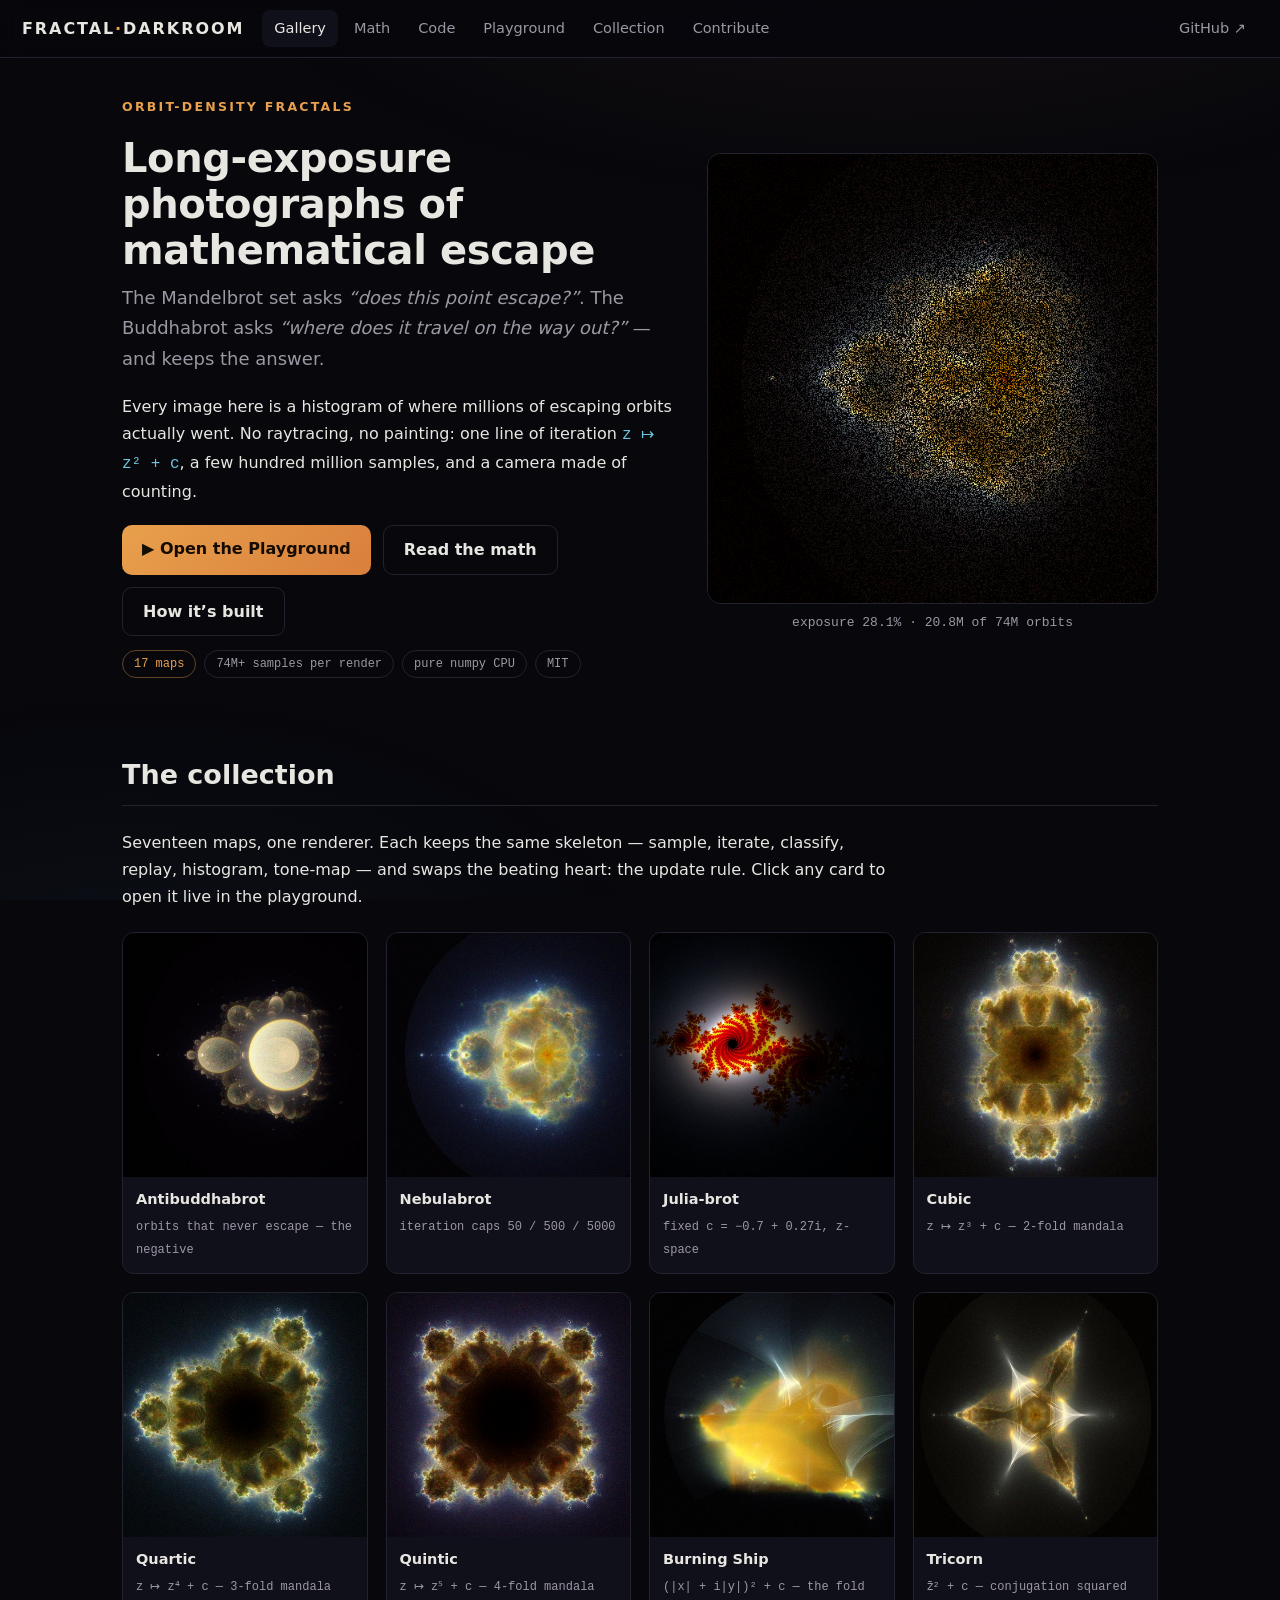
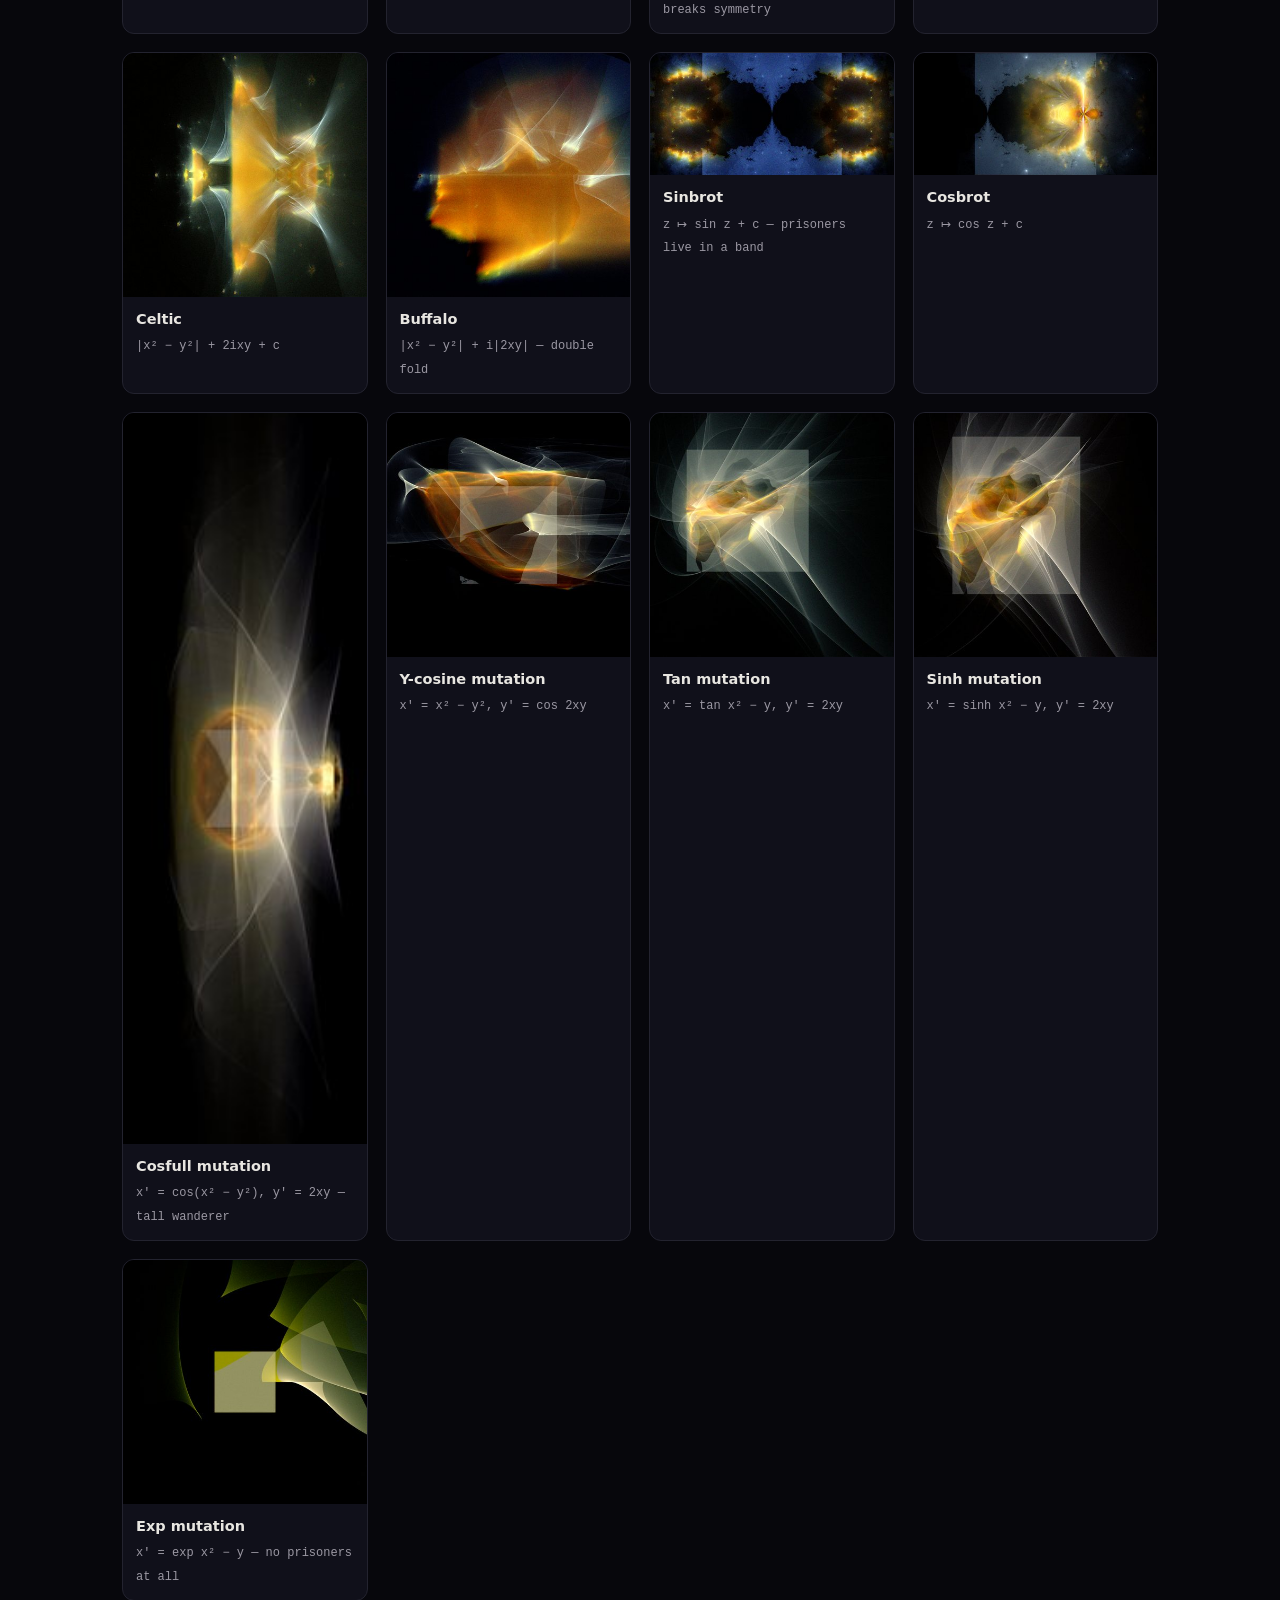
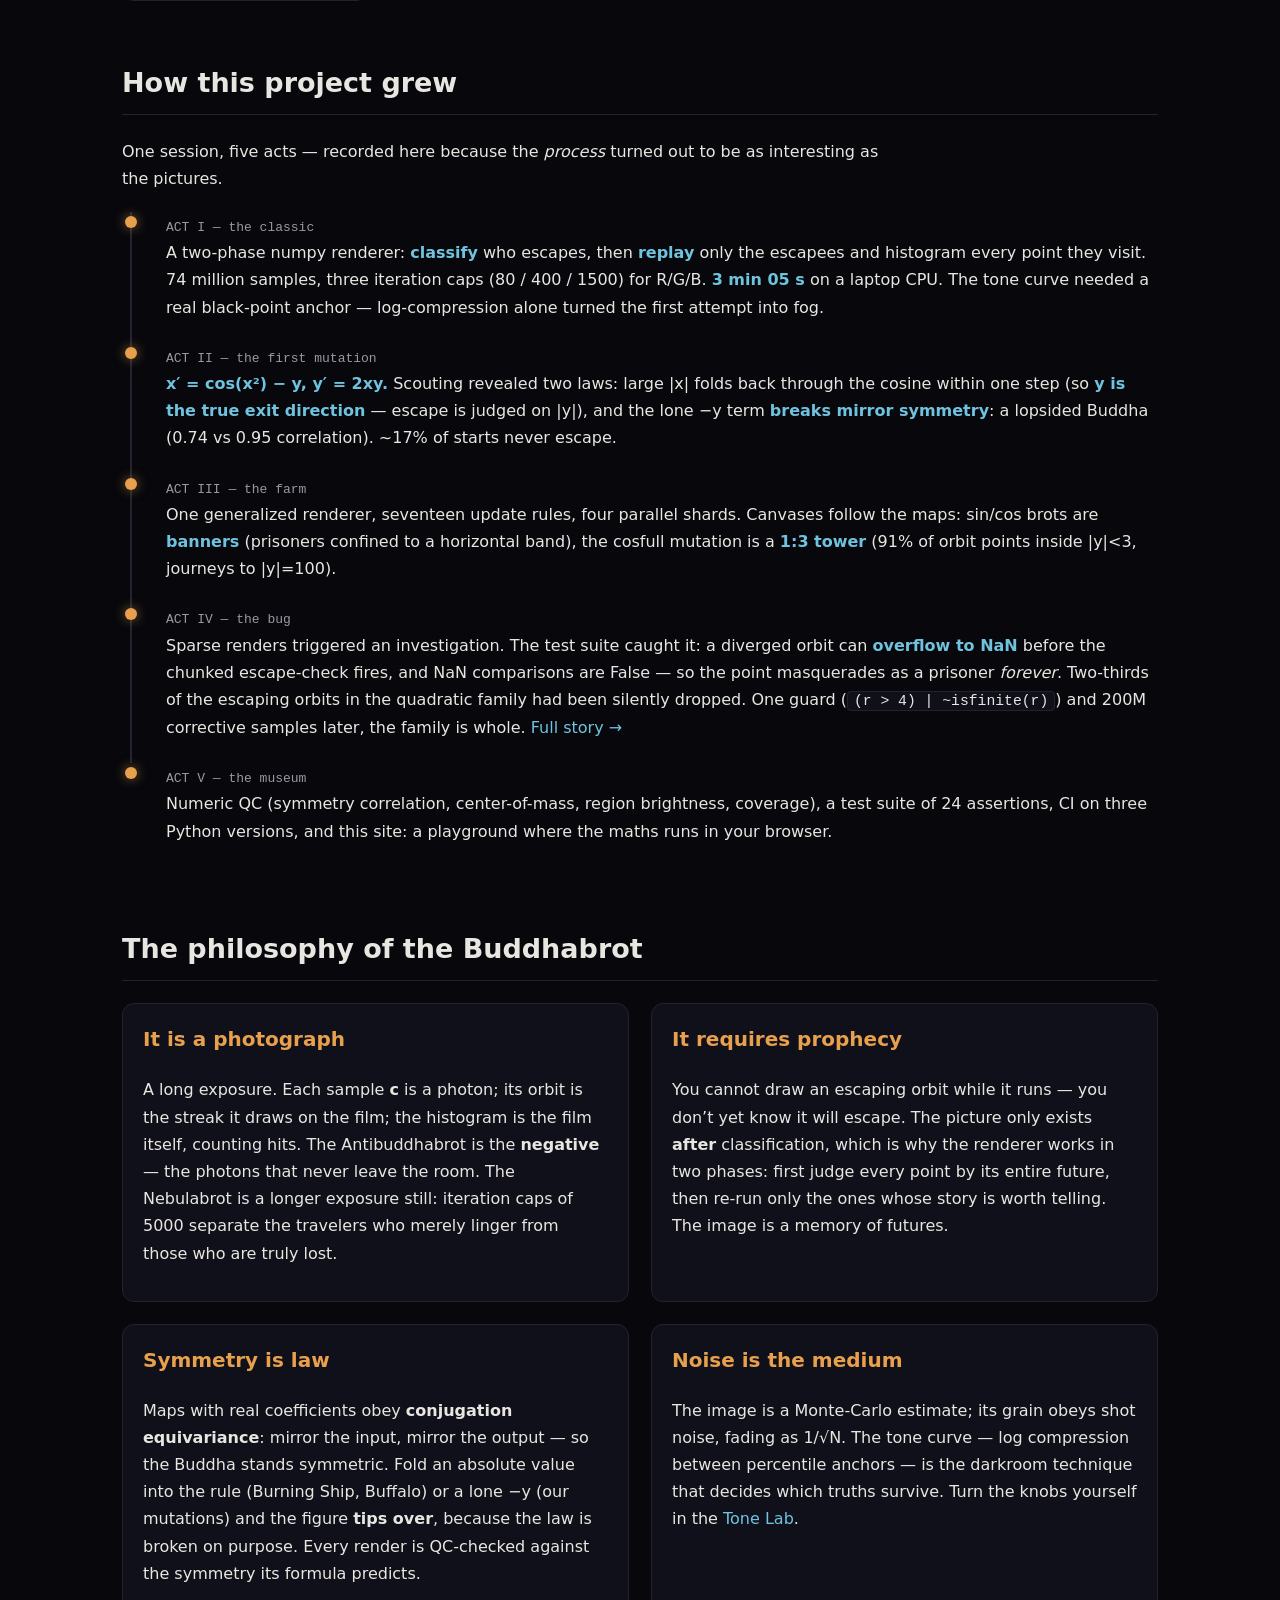
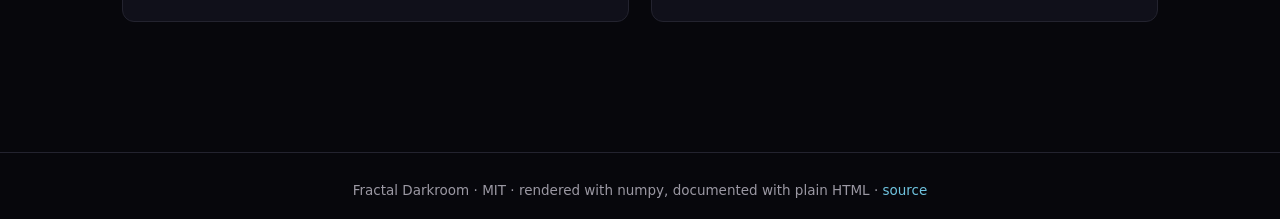
<file: docs/index.html>
<!DOCTYPE html>
<html data-build="e5ddea6e" lang="en">
<head>
<script>
/* error banner: works even if every other asset fails; shown only on error */
(function(){function show(m){var b=document.getElementById('fd-error-banner');if(!b){b=document.createElement('div');b.id='fd-error-banner';b.style.cssText='position:fixed;left:12px;right:12px;bottom:12px;z-index:99999;background:#3a1418;color:#ffd9d9;border:1px solid #a33;padding:10px 12px;font:12px/1.5 monospace;border-radius:8px;display:flex;gap:10px;align-items:center';b.innerHTML='<span style="flex:1;overflow:hidden;text-overflow:ellipsis;white-space:nowrap"></span><button type="button" style="all:unset;cursor:pointer;color:#ffb3b3;text-decoration:underline">copy report</button>';var add=function(){document.body.appendChild(b);b.querySelector('button').onclick=function(){var r='url='+location.href+' build='+(document.documentElement.dataset.build||'?')+' ua='+navigator.userAgent+'String.fromCharCode(10)'+(b.dataset.log||'');navigator.clipboard&&navigator.clipboard.writeText(r);};};document.body?add():document.addEventListener('DOMContentLoaded',add);}b.dataset.log=((b.dataset.log?b.dataset.log+'String.fromCharCode(10)':'')+m).slice(-2000);b.querySelector('span').textContent='Fractal Darkroom error: '+(m+'').slice(0,160);}window.addEventListener('error',function(e){show((e.message||'script error')+' @'+((e.filename||'').split('/').pop()||'')+':'+e.lineno)});window.addEventListener('unhandledrejection',function(e){show('unhandled rejection: '+((e.reason&&e.reason.message)||e.reason))})})();
</script>

<meta charset="utf-8">
<meta name="viewport" content="width=device-width, initial-scale=1">
<title>Fractal Darkroom — long-exposure photographs of mathematical escape</title>
<meta name="description" content="A Buddhabrot family renderer: 17 orbit-density fractals, interactive math playground, and a complete code walkthrough.">
<link rel="stylesheet" href="assets/style.css?v=a8070491">
</head>
<body>
<nav class="top">
  <div class="brand">FRACTAL<span>·</span>DARKROOM</div>
  <a href="index.html" aria-current="page">Gallery</a>
  <a href="math.html">Math</a>
  <a href="code.html">Code</a>
  <a href="playground.html">Playground</a>
  <a href="collection.html">Collection</a>
  <a href="contribute.html">Contribute</a>
  <div class="spacer"></div>
  <a class="github" href="https://github.com/Prekzursil/fractal-darkroom">GitHub ↗</a>
</nav>

<main>
<section class="hero reveal">
  <div>
    <div class="kicker">Orbit-density fractals</div>
    <h1>Long-exposure photographs of<br>mathematical escape</h1>
    <p class="tagline">The Mandelbrot set asks <em>“does this point escape?”</em>.
    The Buddhabrot asks <em>“where does it travel on the way out?”</em> — and keeps the answer.</p>
    <p>Every image here is a histogram of where millions of escaping orbits actually went.
    No raytracing, no painting: one line of iteration
    <span class="formula">z ↦ z² + c</span>, a few hundred million samples, and a camera made of counting.</p>
    <div class="cta-row">
      <a class="cta" href="playground.html">▶ Open the Playground</a>
      <a class="cta ghost" href="math.html">Read the math</a>
      <a class="cta ghost" href="code.html">How it’s built</a>
    </div>
    <div class="badges">
      <span class="badge hot">17 maps</span>
      <span class="badge">74M+ samples per render</span>
      <span class="badge">pure numpy CPU</span>
      <span class="badge">MIT</span>
    </div>
  </div>
  <div>
    <img id="develop-photo" src="assets/hero-buddha.jpg?v=3a8ec177" alt="The Buddhabrot: density of orbit points of samples escaping the Mandelbrot set, a symmetric glowing figure">
    <div class="hud" id="develop-hud" style="text-align:center"></div>
  </div>
</section>

<h2 class="reveal">The collection</h2>
<p class="reveal">Seventeen maps, one renderer. Each keeps the same skeleton — sample, iterate, classify,
replay, histogram, tone-map — and swaps the beating heart: the update rule.
Click any card to open it live in the playground.</p>

<div class="gallery" id="gallery">
  <figure class="reveal"><a href="playground.html?map=anti"><img src="assets/t-anti.jpg?v=320d4f9d" alt="Antibuddhabrot" loading="lazy"></a>
    <figcaption><b>Antibuddhabrot</b><span class="f">orbits that never escape — the negative</span></figcaption></figure>
  <figure class="reveal"><a href="playground.html?map=nebula"><img src="assets/t-nebula.jpg?v=4c3b341a" alt="Nebulabrot" loading="lazy"></a>
    <figcaption><b>Nebulabrot</b><span class="f">iteration caps 50 / 500 / 5000</span></figcaption></figure>
  <figure class="reveal"><a href="playground.html?map=julia"><img src="assets/t-julia.jpg?v=97924fa2" alt="Julia-brot" loading="lazy"></a>
    <figcaption><b>Julia-brot</b><span class="f">fixed c = −0.7 + 0.27i, z-space</span></figcaption></figure>
  <figure class="reveal"><a href="playground.html?map=z3"><img src="assets/t-z3.jpg?v=96b60e5b" alt="Cubic brot" loading="lazy"></a>
    <figcaption><b>Cubic</b><span class="f">z ↦ z³ + c — 2-fold mandala</span></figcaption></figure>
  <figure class="reveal"><a href="playground.html?map=z4"><img src="assets/t-z4.jpg?v=c72876f6" alt="Quartic brot" loading="lazy"></a>
    <figcaption><b>Quartic</b><span class="f">z ↦ z⁴ + c — 3-fold mandala</span></figcaption></figure>
  <figure class="reveal"><a href="playground.html?map=z5"><img src="assets/t-z5.jpg?v=5671699a" alt="Quintic brot" loading="lazy"></a>
    <figcaption><b>Quintic</b><span class="f">z ↦ z⁵ + c — 4-fold mandala</span></figcaption></figure>
  <figure class="reveal"><a href="playground.html?map=ship"><img src="assets/t-ship.jpg?v=403d2b35" alt="Burning Ship brot" loading="lazy"></a>
    <figcaption><b>Burning Ship</b><span class="f">(|x| + i|y|)² + c — the fold breaks symmetry</span></figcaption></figure>
  <figure class="reveal"><a href="playground.html?map=tricorn"><img src="assets/t-tricorn.jpg?v=a4267440" alt="Tricorn brot" loading="lazy"></a>
    <figcaption><b>Tricorn</b><span class="f">z̄² + c — conjugation squared</span></figcaption></figure>
  <figure class="reveal"><a href="playground.html?map=celtic"><img src="assets/t-celtic.jpg?v=f9598a0d" alt="Celtic brot" loading="lazy"></a>
    <figcaption><b>Celtic</b><span class="f">|x² − y²| + 2ixy + c</span></figcaption></figure>
  <figure class="reveal"><a href="playground.html?map=buffalo"><img src="assets/t-buffalo.jpg?v=0f9ccaa7" alt="Buffalo brot" loading="lazy"></a>
    <figcaption><b>Buffalo</b><span class="f">|x² − y²| + i|2xy| — double fold</span></figcaption></figure>
  <figure class="wide reveal"><a href="playground.html?map=sinz"><img src="assets/t-sinz.jpg?v=f56ce4da" alt="Sin brot" loading="lazy"></a>
    <figcaption><b>Sinbrot</b><span class="f">z ↦ sin z + c — prisoners live in a band</span></figcaption></figure>
  <figure class="wide reveal"><a href="playground.html?map=cosz"><img src="assets/t-cosz.jpg?v=a007e4a2" alt="Cos brot" loading="lazy"></a>
    <figcaption><b>Cosbrot</b><span class="f">z ↦ cos z + c</span></figcaption></figure>
  <figure class="tall reveal"><a href="playground.html?map=cosfull"><img src="assets/t-cosfull.jpg?v=cd837adf" alt="Cosfull mutation" loading="lazy"></a>
    <figcaption><b>Cosfull mutation</b><span class="f">x′ = cos(x² − y²), y′ = 2xy — tall wanderer</span></figcaption></figure>
  <figure class="reveal"><a href="playground.html?map=cosy"><img src="assets/t-cosy.jpg?v=904234c9" alt="Y-cosine mutation" loading="lazy"></a>
    <figcaption><b>Y-cosine mutation</b><span class="f">x′ = x² − y², y′ = cos 2xy</span></figcaption></figure>
  <figure class="reveal"><a href="playground.html?map=tanmut"><img src="assets/t-tanmut.jpg?v=a62da0e9" alt="Tan mutation" loading="lazy"></a>
    <figcaption><b>Tan mutation</b><span class="f">x′ = tan x² − y, y′ = 2xy</span></figcaption></figure>
  <figure class="reveal"><a href="playground.html?map=sinhmut"><img src="assets/t-sinhmut.jpg?v=63acc3af" alt="Sinh mutation" loading="lazy"></a>
    <figcaption><b>Sinh mutation</b><span class="f">x′ = sinh x² − y, y′ = 2xy</span></figcaption></figure>
  <figure class="reveal"><a href="playground.html?map=expmut"><img src="assets/t-expmut.jpg?v=d79ead2a" alt="Exp mutation" loading="lazy"></a>
    <figcaption><b>Exp mutation</b><span class="f">x′ = exp x² − y — no prisoners at all</span></figcaption></figure>
</div>

<h2 class="reveal">How this project grew</h2>
<p class="reveal">One session, five acts — recorded here because the <em>process</em> turned out to be
as interesting as the pictures.</p>
<ul class="timeline reveal">
  <li><span class="t">ACT I — the classic</span><br>
    A two-phase numpy renderer: <b>classify</b> who escapes, then <b>replay</b> only the escapees and
    histogram every point they visit. 74 million samples, three iteration caps (80 / 400 / 1500)
    for R/G/B. <b>3 min 05 s</b> on a laptop CPU. The tone curve needed a real black-point anchor —
    log-compression alone turned the first attempt into fog.</li>
  <li><span class="t">ACT II — the first mutation</span><br>
    <b>x′ = cos(x²) − y, y′ = 2xy.</b> Scouting revealed two laws: large |x| folds back through the
    cosine within one step (so <b>y is the true exit direction</b> — escape is judged on |y|), and the
    lone −y term <b>breaks mirror symmetry</b>: a lopsided Buddha (0.74 vs 0.95 correlation).
    ~17% of starts never escape.</li>
  <li><span class="t">ACT III — the farm</span><br>
    One generalized renderer, seventeen update rules, four parallel shards. Canvases follow the
    maps: sin/cos brots are <b>banners</b> (prisoners confined to a horizontal band), the cosfull
    mutation is a <b>1:3 tower</b> (91% of orbit points inside |y|&lt;3, journeys to |y|=100).</li>
  <li><span class="t">ACT IV — the bug</span><br>
    Sparse renders triggered an investigation. The test suite caught it: a diverged orbit can
    <b>overflow to NaN</b> before the chunked escape-check fires, and NaN comparisons are False —
    so the point masquerades as a prisoner <em>forever</em>. Two-thirds of the escaping orbits in the
    quadratic family had been silently dropped. One guard
    (<code>(r &gt; 4) | ~isfinite(r)</code>) and 200M corrective samples later, the family is whole.
    <a href="code.html#the-bug">Full story →</a></li>
  <li><span class="t">ACT V — the museum</span><br>
    Numeric QC (symmetry correlation, center-of-mass, region brightness, coverage), a test suite
    of 24 assertions, CI on three Python versions, and this site: a playground where the maths
    runs in your browser.</li>
</ul>

<h2 class="reveal">The philosophy of the Buddhabrot</h2>
<div class="grid2 reveal">
  <div class="card">
    <h3>It is a photograph</h3>
    <p>A long exposure. Each sample <b>c</b> is a photon; its orbit is the streak it draws on the film;
    the histogram is the film itself, counting hits. The Antibuddhabrot is the <b>negative</b> —
    the photons that never leave the room. The Nebulabrot is a longer exposure still: iteration
    caps of 5000 separate the travelers who merely linger from those who are truly lost.</p>
  </div>
  <div class="card">
    <h3>It requires prophecy</h3>
    <p>You cannot draw an escaping orbit while it runs — you don’t yet know it will escape.
    The picture only exists <b>after</b> classification, which is why the renderer works in two
    phases: first judge every point by its entire future, then re-run only the ones whose story
    is worth telling. The image is a memory of futures.</p>
  </div>
  <div class="card">
    <h3>Symmetry is law</h3>
    <p>Maps with real coefficients obey <b>conjugation equivariance</b>: mirror the input, mirror the
    output — so the Buddha stands symmetric. Fold an absolute value into the rule (Burning Ship,
    Buffalo) or a lone −y (our mutations) and the figure <b>tips over</b>, because the law is broken
    on purpose. Every render is QC-checked against the symmetry its formula predicts.</p>
  </div>
  <div class="card">
    <h3>Noise is the medium</h3>
    <p>The image is a Monte-Carlo estimate; its grain obeys shot noise, fading as 1/√N. The tone
    curve — log compression between percentile anchors — is the darkroom technique that decides
    which truths survive. Turn the knobs yourself in the
    <a href="math.html#tone-lab">Tone Lab</a>.</p>
  </div>
</div>
</main>

<footer>
  Fractal Darkroom · MIT · rendered with numpy, documented with plain HTML ·
  <a href="https://github.com/Prekzursil/fractal-darkroom">source</a>
</footer>
<script src="assets/app.js?v=81e01ed8"></script>
</body>
</html>
</file>
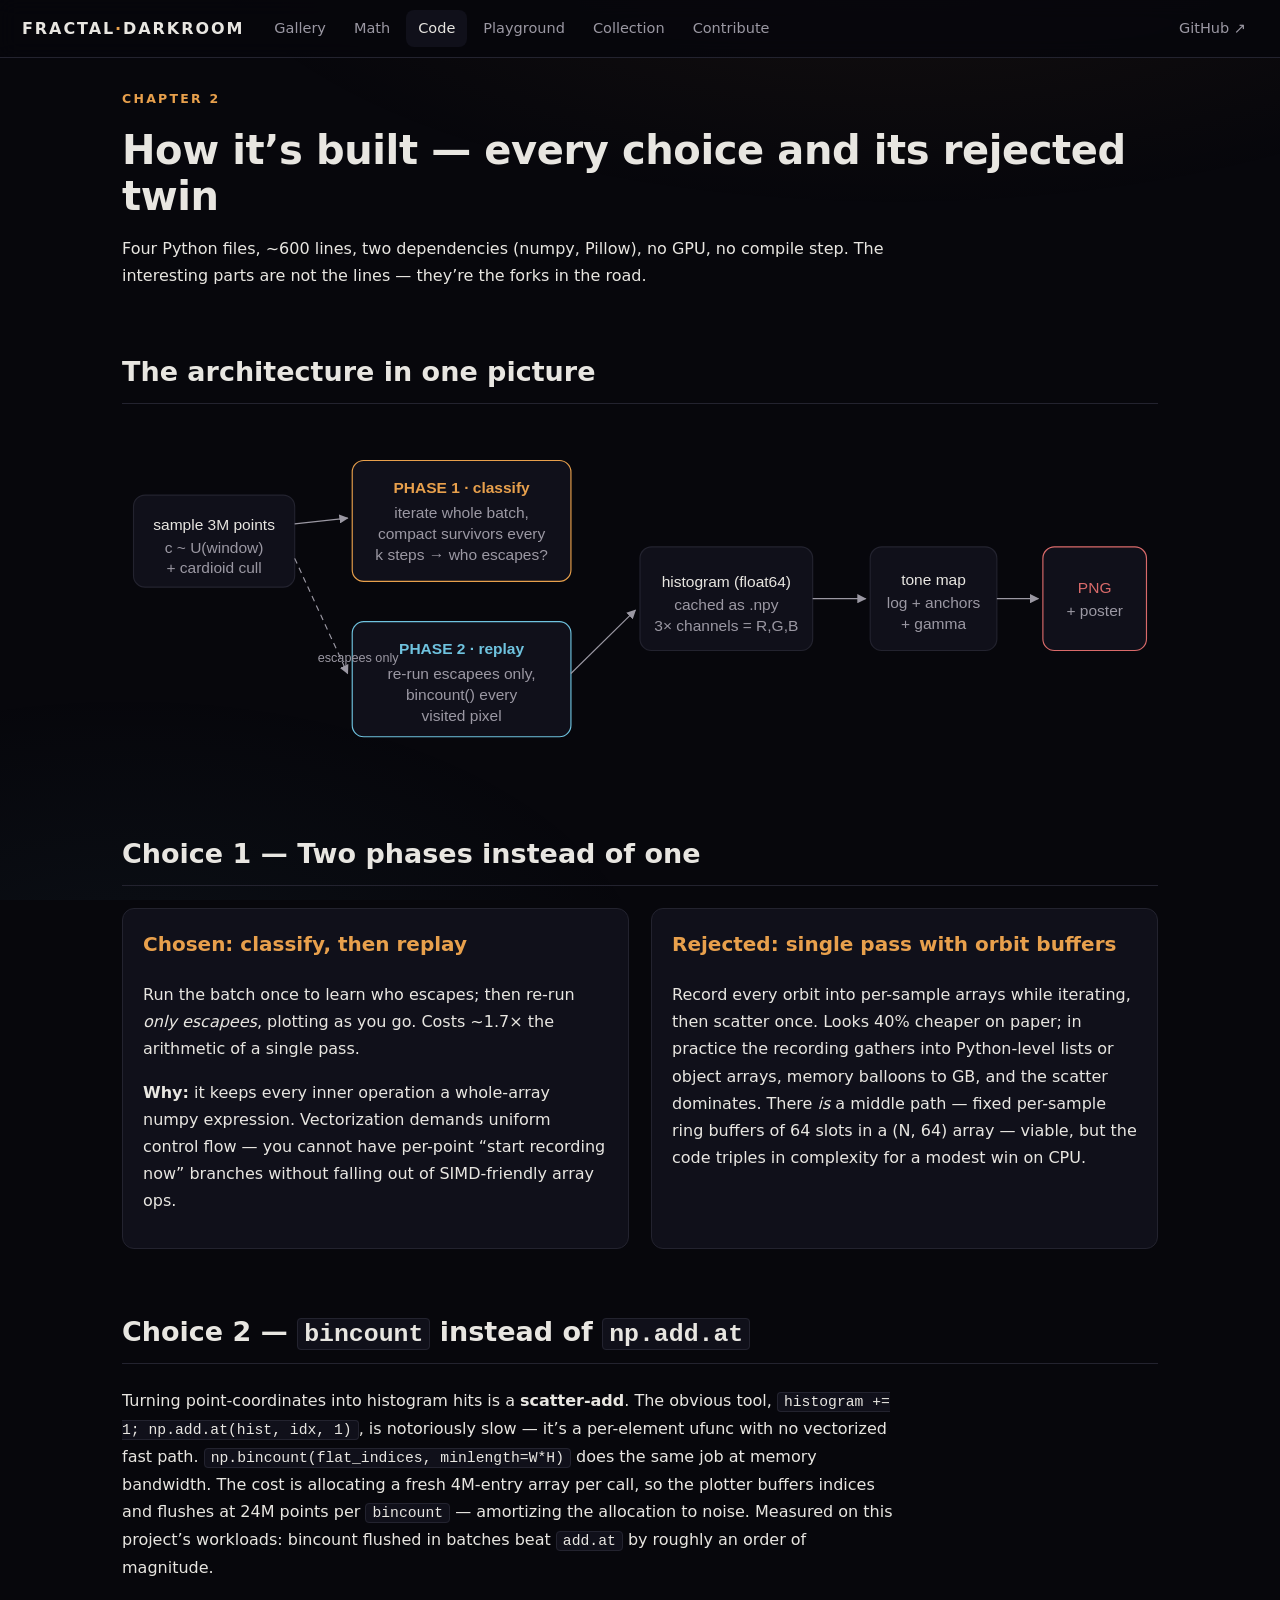
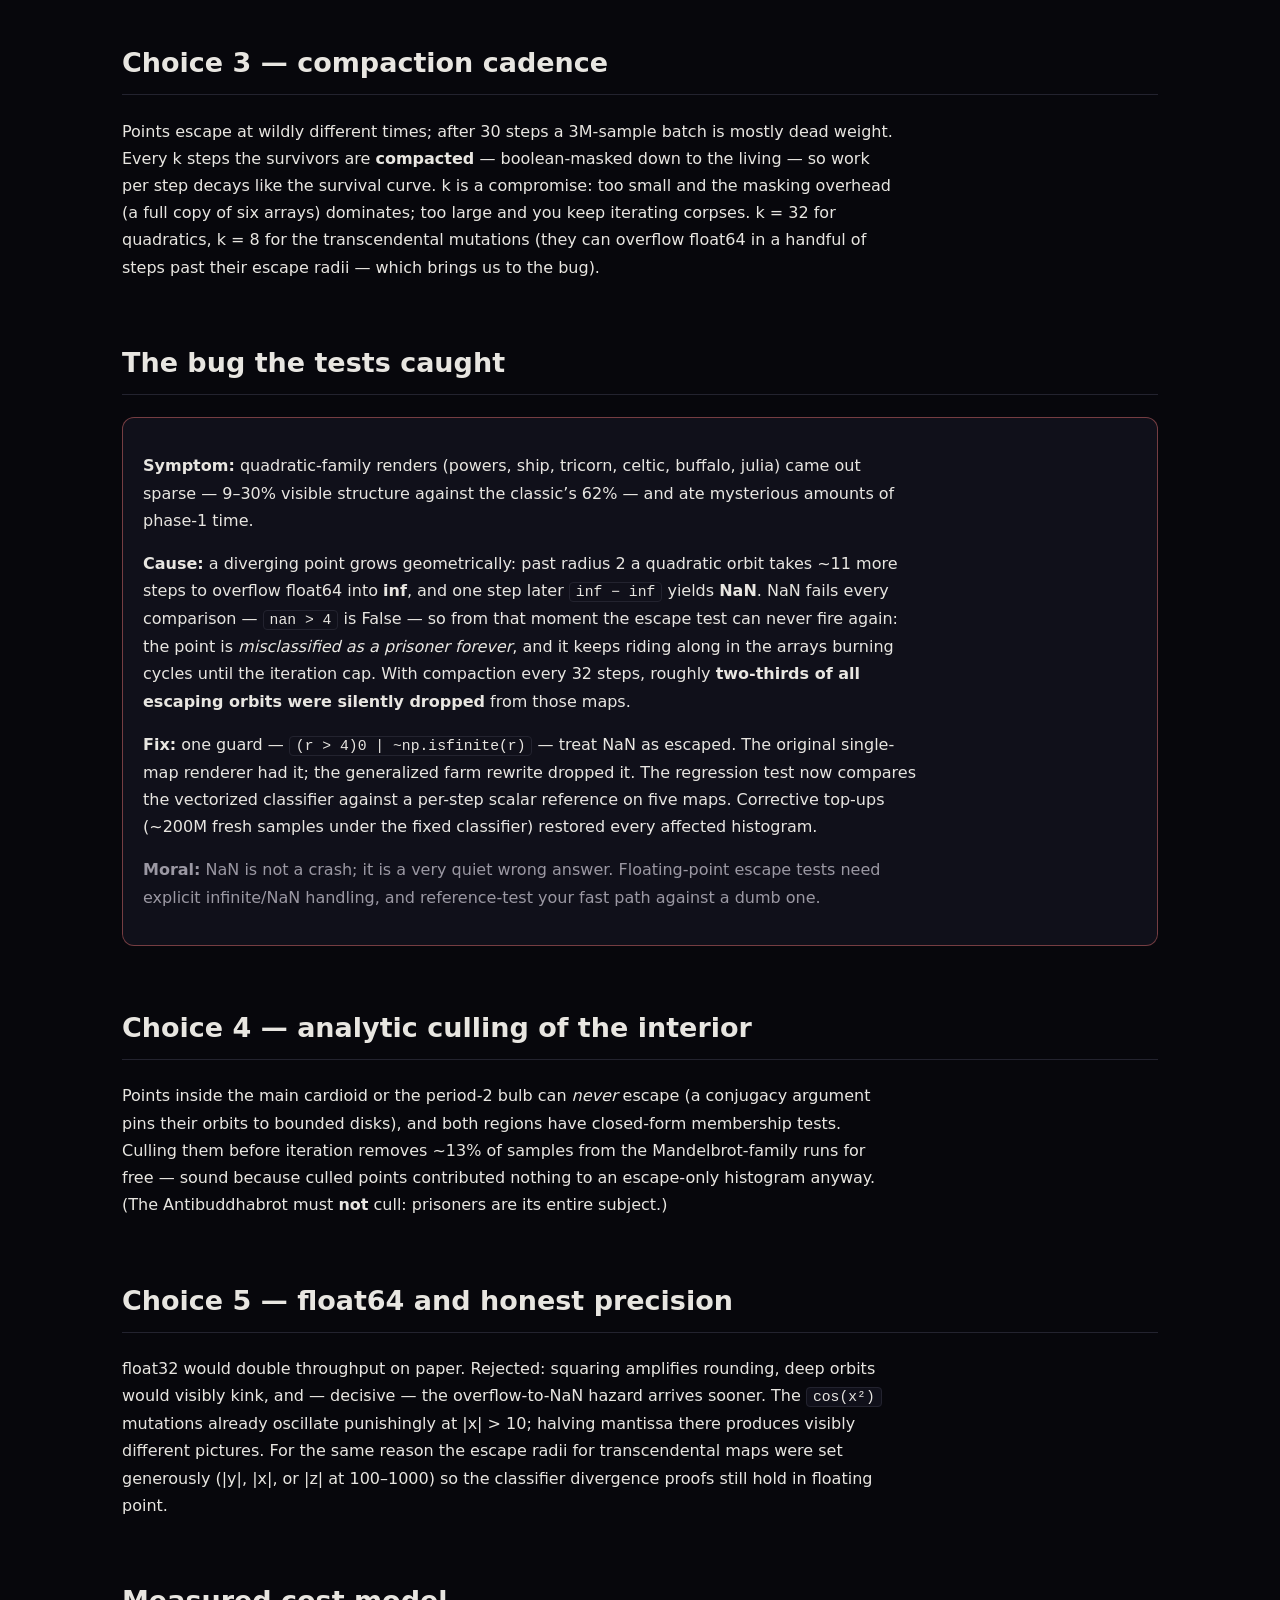
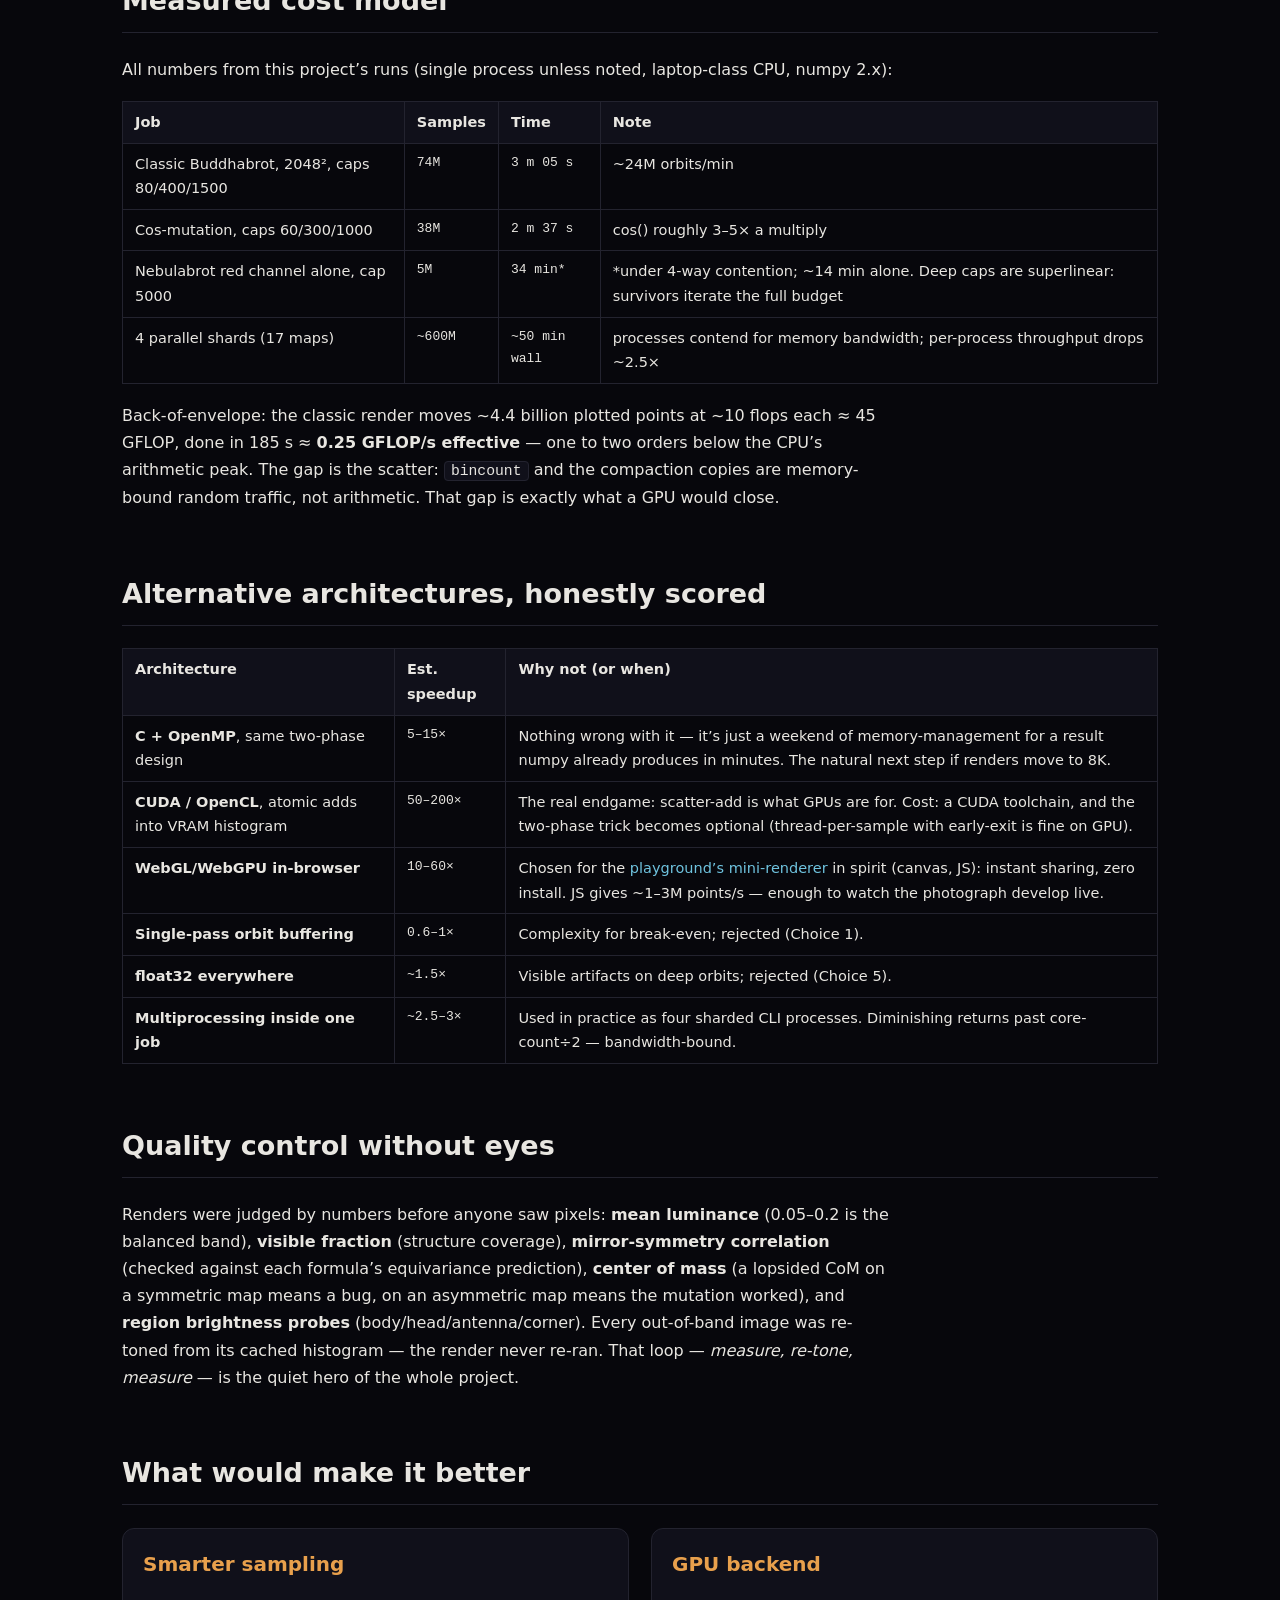
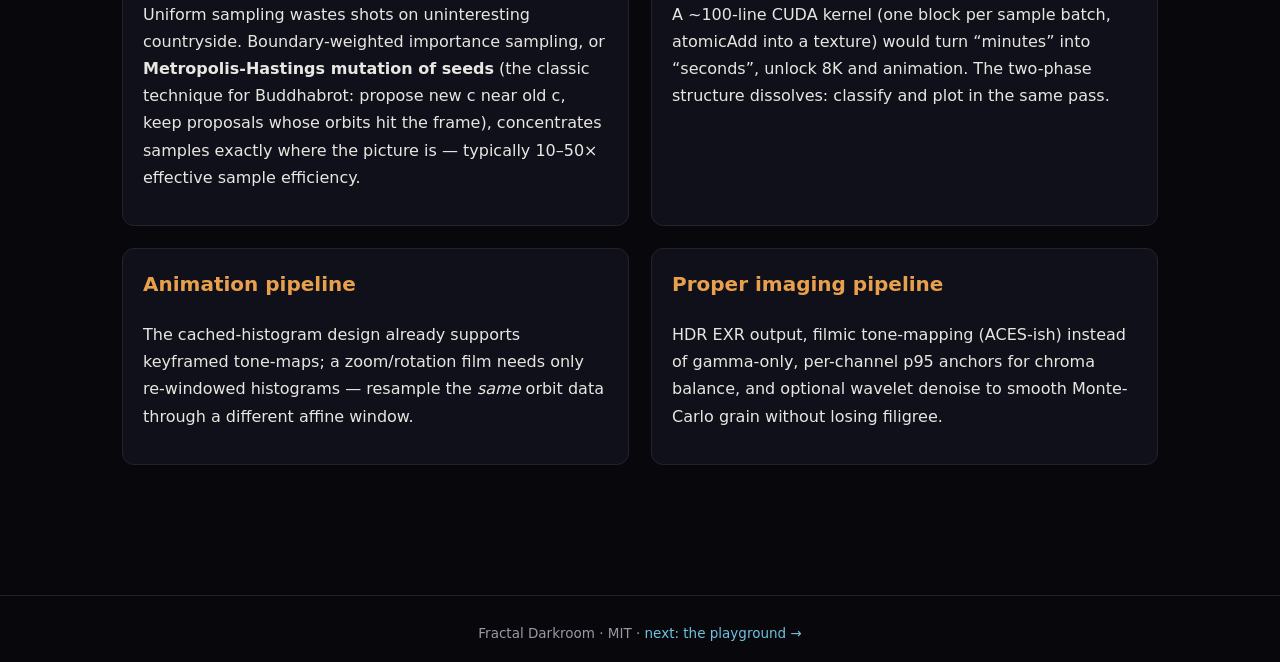
<file: docs/code.html>
<!DOCTYPE html>
<html data-build="e5ddea6e" lang="en">
<head>
<script>
/* error banner: works even if every other asset fails; shown only on error */
(function(){function show(m){var b=document.getElementById('fd-error-banner');if(!b){b=document.createElement('div');b.id='fd-error-banner';b.style.cssText='position:fixed;left:12px;right:12px;bottom:12px;z-index:99999;background:#3a1418;color:#ffd9d9;border:1px solid #a33;padding:10px 12px;font:12px/1.5 monospace;border-radius:8px;display:flex;gap:10px;align-items:center';b.innerHTML='<span style="flex:1;overflow:hidden;text-overflow:ellipsis;white-space:nowrap"></span><button type="button" style="all:unset;cursor:pointer;color:#ffb3b3;text-decoration:underline">copy report</button>';var add=function(){document.body.appendChild(b);b.querySelector('button').onclick=function(){var r='url='+location.href+' build='+(document.documentElement.dataset.build||'?')+' ua='+navigator.userAgent+'String.fromCharCode(10)'+(b.dataset.log||'');navigator.clipboard&&navigator.clipboard.writeText(r);};};document.body?add():document.addEventListener('DOMContentLoaded',add);}b.dataset.log=((b.dataset.log?b.dataset.log+'String.fromCharCode(10)':'')+m).slice(-2000);b.querySelector('span').textContent='Fractal Darkroom error: '+(m+'').slice(0,160);}window.addEventListener('error',function(e){show((e.message||'script error')+' @'+((e.filename||'').split('/').pop()||'')+':'+e.lineno)});window.addEventListener('unhandledrejection',function(e){show('unhandled rejection: '+((e.reason&&e.reason.message)||e.reason))})})();
</script>

<meta charset="utf-8">
<meta name="viewport" content="width=device-width, initial-scale=1">
<title>How it’s built — Fractal Darkroom</title>
<link rel="stylesheet" href="assets/style.css?v=a8070491">
</head>
<body>
<nav class="top">
  <div class="brand">FRACTAL<span>·</span>DARKROOM</div>
  <a href="index.html">Gallery</a>
  <a href="math.html">Math</a>
  <a href="code.html" aria-current="page">Code</a>
  <a href="playground.html">Playground</a>
  <a href="collection.html">Collection</a>
  <a href="contribute.html">Contribute</a>
  <div class="spacer"></div>
  <a class="github" href="https://github.com/Prekzursil/fractal-darkroom">GitHub ↗</a>
</nav>

<main>
<div class="kicker reveal">Chapter 2</div>
<h1 class="reveal">How it’s built — every choice and its rejected twin</h1>
<p class="reveal">Four Python files, ~600 lines, two dependencies (numpy, Pillow), no GPU, no
compile step. The interesting parts are not the lines — they’re the forks in the road.</p>

<h2 class="reveal">The architecture in one picture</h2>
<svg class="reveal" viewBox="0 0 900 300" style="width:100%;display:block;margin:14px 0" role="img" aria-label="Pipeline diagram: sample batch, phase 1 classify, phase 2 replay into histogram, tone map, PNG">
  <defs><marker id="a2" viewBox="0 0 10 10" refX="9" refY="5" markerWidth="8" markerHeight="8" orient="auto"><path d="M0,0 L10,5 L0,10 z" fill="#9b98a3"/></marker></defs>
  <g font-family="Segoe UI, sans-serif" font-size="13.5">
    <rect x="10" y="60" width="140" height="80" rx="10" fill="#10101a" stroke="#23232f"/>
    <text x="80" y="90" text-anchor="middle" fill="#e8e6e1">sample 3M points</text>
    <text x="80" y="110" text-anchor="middle" fill="#9b98a3">c ~ U(window)</text>
    <text x="80" y="128" text-anchor="middle" fill="#9b98a3">+ cardioid cull</text>

    <rect x="200" y="30" width="190" height="105" rx="10" fill="#10101a" stroke="#e8a04c"/>
    <text x="295" y="58" text-anchor="middle" fill="#e8a04c" font-weight="600">PHASE 1 · classify</text>
    <text x="295" y="80" text-anchor="middle" fill="#9b98a3">iterate whole batch,</text>
    <text x="295" y="98" text-anchor="middle" fill="#9b98a3">compact survivors every</text>
    <text x="295" y="116" text-anchor="middle" fill="#9b98a3">k steps → who escapes?</text>

    <rect x="200" y="170" width="190" height="100" rx="10" fill="#10101a" stroke="#6fc3df"/>
    <text x="295" y="198" text-anchor="middle" fill="#6fc3df" font-weight="600">PHASE 2 · replay</text>
    <text x="295" y="220" text-anchor="middle" fill="#9b98a3">re-run escapees only,</text>
    <text x="295" y="238" text-anchor="middle" fill="#9b98a3">bincount() every</text>
    <text x="295" y="256" text-anchor="middle" fill="#9b98a3">visited pixel</text>

    <rect x="450" y="105" width="150" height="90" rx="10" fill="#10101a" stroke="#23232f"/>
    <text x="525" y="140" text-anchor="middle" fill="#e8e6e1">histogram (float64)</text>
    <text x="525" y="160" text-anchor="middle" fill="#9b98a3">cached as .npy</text>
    <text x="525" y="178" text-anchor="middle" fill="#9b98a3">3× channels = R,G,B</text>

    <rect x="650" y="105" width="110" height="90" rx="10" fill="#10101a" stroke="#23232f"/>
    <text x="705" y="138" text-anchor="middle" fill="#e8e6e1">tone map</text>
    <text x="705" y="158" text-anchor="middle" fill="#9b98a3">log + anchors</text>
    <text x="705" y="176" text-anchor="middle" fill="#9b98a3">+ gamma</text>

    <rect x="800" y="105" width="90" height="90" rx="10" fill="#10101a" stroke="#d96a6a"/>
    <text x="845" y="145" text-anchor="middle" fill="#d96a6a">PNG</text>
    <text x="845" y="165" text-anchor="middle" fill="#9b98a3">+ poster</text>

    <line x1="150" y1="85" x2="196" y2="80" stroke="#9b98a3" marker-end="url(#a2)"/>
    <line x1="150" y1="115" x2="196" y2="215" stroke="#9b98a3" stroke-dasharray="5 4" marker-end="url(#a2)"/>
    <line x1="390" y1="215" x2="446" y2="160" stroke="#9b98a3" marker-end="url(#a2)"/>
    <line x1="600" y1="150" x2="646" y2="150" stroke="#9b98a3" marker-end="url(#a2)"/>
    <line x1="760" y1="150" x2="796" y2="150" stroke="#9b98a3" marker-end="url(#a2)"/>
    <text x="170" y="205" fill="#9b98a3" font-size="11">escapees only</text>
  </g>
</svg>

<h2 class="reveal">Choice 1 — Two phases instead of one</h2>
<div class="grid2 reveal">
  <div class="card">
    <h3>Chosen: classify, then replay</h3>
    <p>Run the batch once to learn who escapes; then re-run <em>only escapees</em>, plotting as you go.
    Costs ~1.7× the arithmetic of a single pass.</p>
    <p><b>Why:</b> it keeps every inner operation a whole-array numpy expression. Vectorization
    demands uniform control flow — you cannot have per-point “start recording now” branches
    without falling out of SIMD-friendly array ops.</p>
  </div>
  <div class="card">
    <h3>Rejected: single pass with orbit buffers</h3>
    <p>Record every orbit into per-sample arrays while iterating, then scatter once. Looks 40%
    cheaper on paper; in practice the recording gathers into Python-level lists or object arrays,
    memory balloons to GB, and the scatter dominates. There <em>is</em> a middle path — fixed
    per-sample ring buffers of 64 slots in a (N, 64) array — viable, but the code triples in
    complexity for a modest win on CPU.</p>
  </div>
</div>

<h2 class="reveal">Choice 2 — <code>bincount</code> instead of <code>np.add.at</code></h2>
<p class="reveal">Turning point-coordinates into histogram hits is a <b>scatter-add</b>.
The obvious tool, <code>histogram += 1; np.add.at(hist, idx, 1)</code>, is notoriously slow —
it’s a per-element ufunc with no vectorized fast path. <code>np.bincount(flat_indices,
minlength=W*H)</code> does the same job at memory bandwidth. The cost is allocating a fresh
4M-entry array per call, so the plotter buffers indices and flushes at 24M points per
<code>bincount</code> — amortizing the allocation to noise. Measured on this project’s
workloads: bincount flushed in batches beat <code>add.at</code> by roughly an order of magnitude.</p>

<h2 class="reveal">Choice 3 — compaction cadence</h2>
<p class="reveal">Points escape at wildly different times; after 30 steps a 3M-sample batch is
mostly dead weight. Every k steps the survivors are <b>compacted</b> — boolean-masked down to the
living — so work per step decays like the survival curve. k is a compromise: too small and the
masking overhead (a full copy of six arrays) dominates; too large and you keep iterating corpses.
k = 32 for quadratics, k = 8 for the transcendental mutations (they can overflow float64 in a
handful of steps past their escape radii — which brings us to the bug).</p>

<h2 id="the-bug" class="reveal">The bug the tests caught</h2>
<div class="card reveal" style="border-color:rgba(217,106,106,.5)">
  <p><b>Symptom:</b> quadratic-family renders (powers, ship, tricorn, celtic, buffalo, julia)
  came out sparse — 9–30% visible structure against the classic’s 62% — and ate mysterious
  amounts of phase-1 time.</p>
  <p><b>Cause:</b> a diverging point grows geometrically: past radius 2 a quadratic orbit takes
  ~11 more steps to overflow float64 into <b>inf</b>, and one step later
  <code>inf − inf</code> yields <b>NaN</b>. NaN fails every comparison —
  <code>nan &gt; 4</code> is False — so from that moment the escape test can never fire again:
  the point is <em>misclassified as a prisoner forever</em>, and it keeps riding along in the
  arrays burning cycles until the iteration cap. With compaction every 32 steps, roughly
  <b>two-thirds of all escaping orbits were silently dropped</b> from those maps.</p>
  <p><b>Fix:</b> one guard — <code>(r &gt; 4)0 | ~np.isfinite(r)</code> — treat NaN as escaped.
  The original single-map renderer had it; the generalized farm rewrite dropped it. The
  regression test now compares the vectorized classifier against a per-step scalar reference
  on five maps. Corrective top-ups (~200M fresh samples under the fixed classifier) restored
  every affected histogram.</p>
  <p style="color:var(--muted)"><b>Moral:</b> NaN is not a crash; it is a very quiet wrong
  answer. Floating-point escape tests need explicit infinite/NaN handling, and reference-test
  your fast path against a dumb one.</p>
</div>

<h2 class="reveal">Choice 4 — analytic culling of the interior</h2>
<p class="reveal">Points inside the main cardioid or the period-2 bulb can <em>never</em> escape
(a conjugacy argument pins their orbits to bounded disks), and both regions have closed-form
membership tests. Culling them before iteration removes ~13% of samples from the Mandelbrot-family
runs for free — sound because culled points contributed nothing to an escape-only histogram
anyway. (The Antibuddhabrot must <b>not</b> cull: prisoners are its entire subject.)</p>

<h2 class="reveal">Choice 5 — float64 and honest precision</h2>
<p class="reveal">float32 would double throughput on paper. Rejected: squaring amplifies
rounding, deep orbits would visibly kink, and — decisive — the overflow-to-NaN hazard arrives
sooner. The <code>cos(x²)</code> mutations already oscillate punishingly at |x| &gt; 10; halving
mantissa there produces visibly different pictures. For the same reason the escape radii for
transcendental maps were set generously (|y|, |x|, or |z| at 100–1000) so the classifier
divergence proofs still hold in floating point.</p>

<h2 class="reveal">Measured cost model</h2>
<p class="reveal">All numbers from this project’s runs (single process unless noted, laptop-class
CPU, numpy 2.x):</p>
<table class="reveal">
  <tr><th>Job</th><th>Samples</th><th>Time</th><th>Note</th></tr>
  <tr><td>Classic Buddhabrot, 2048², caps 80/400/1500</td><td class="mono">74M</td><td class="mono">3 m 05 s</td><td>~24M orbits/min</td></tr>
  <tr><td>Cos-mutation, caps 60/300/1000</td><td class="mono">38M</td><td class="mono">2 m 37 s</td><td>cos() roughly 3–5× a multiply</td></tr>
  <tr><td>Nebulabrot red channel alone, cap 5000</td><td class="mono">5M</td><td class="mono">34 min*</td><td>*under 4-way contention; ~14 min alone. Deep caps are superlinear: survivors iterate the full budget</td></tr>
  <tr><td>4 parallel shards (17 maps)</td><td class="mono">~600M</td><td class="mono">~50 min wall</td><td>processes contend for memory bandwidth; per-process throughput drops ~2.5×</td></tr>
</table>
<p class="reveal">Back-of-envelope: the classic render moves ~4.4 billion plotted points at
~10 flops each ≈ 45 GFLOP, done in 185 s ≈ <b>0.25 GFLOP/s effective</b> — one to two orders
below the CPU’s arithmetic peak. The gap is the scatter: <code>bincount</code> and the compaction
copies are memory-bound random traffic, not arithmetic. That gap is exactly what a GPU
would close.</p>

<h2 class="reveal">Alternative architectures, honestly scored</h2>
<table class="reveal">
  <tr><th>Architecture</th><th>Est. speedup</th><th>Why not (or when)</th></tr>
  <tr><td><b>C + OpenMP</b>, same two-phase design</td><td class="mono">5–15×</td>
      <td>Nothing wrong with it — it’s just a weekend of memory-management for a result numpy already produces in minutes. The natural next step if renders move to 8K.</td></tr>
  <tr><td><b>CUDA / OpenCL</b>, atomic adds into VRAM histogram</td><td class="mono">50–200×</td>
      <td>The real endgame: scatter-add is what GPUs are for. Cost: a CUDA toolchain, and the two-phase trick becomes optional (thread-per-sample with early-exit is fine on GPU).</td></tr>
  <tr><td><b>WebGL/WebGPU in-browser</b></td><td class="mono">10–60×</td>
      <td>Chosen for the <a href="playground.html">playground’s mini-renderer</a> in spirit (canvas, JS): instant sharing, zero install. JS gives ~1–3M points/s — enough to watch the photograph develop live.</td></tr>
  <tr><td><b>Single-pass orbit buffering</b></td><td class="mono">0.6–1×</td><td>Complexity for break-even; rejected (Choice 1).</td></tr>
  <tr><td><b>float32 everywhere</b></td><td class="mono">~1.5×</td><td>Visible artifacts on deep orbits; rejected (Choice 5).</td></tr>
  <tr><td><b>Multiprocessing inside one job</b></td><td class="mono">~2.5–3×</td>
      <td>Used in practice as four sharded CLI processes. Diminishing returns past core-count÷2 — bandwidth-bound.</td></tr>
</table>

<h2 class="reveal">Quality control without eyes</h2>
<p class="reveal">Renders were judged by numbers before anyone saw pixels: <b>mean luminance</b>
(0.05–0.2 is the balanced band), <b>visible fraction</b> (structure coverage), <b>mirror-symmetry
correlation</b> (checked against each formula’s equivariance prediction), <b>center of mass</b>
(a lopsided CoM on a symmetric map means a bug, on an asymmetric map means the mutation worked),
and <b>region brightness probes</b> (body/head/antenna/corner). Every out-of-band image was
re-toned from its cached histogram — the render never re-ran. That loop —
<i>measure, re-tone, measure</i> — is the quiet hero of the whole project.</p>

<h2 class="reveal">What would make it better</h2>
<div class="grid2 reveal">
  <div class="card"><h3>Smarter sampling</h3><p>Uniform sampling wastes shots on uninteresting
  countryside. Boundary-weighted importance sampling, or <b>Metropolis-Hastings mutation of
  seeds</b> (the classic technique for Buddhabrot: propose new c near old c, keep proposals whose
  orbits hit the frame), concentrates samples exactly where the picture is — typically 10–50×
  effective sample efficiency.</p></div>
  <div class="card"><h3>GPU backend</h3><p>A ~100-line CUDA kernel (one block per sample batch,
  atomicAdd into a texture) would turn “minutes” into “seconds”, unlock 8K and animation. The
  two-phase structure dissolves: classify and plot in the same pass.</p></div>
  <div class="card"><h3>Animation pipeline</h3><p>The cached-histogram design already supports
  keyframed tone-maps; a zoom/rotation film needs only re-windowed histograms — resample the
  <em>same</em> orbit data through a different affine window.</p></div>
  <div class="card"><h3>Proper imaging pipeline</h3><p>HDR EXR output, filmic tone-mapping
  (ACES-ish) instead of gamma-only, per-channel p95 anchors for chroma balance, and optional
  wavelet denoise to smooth Monte-Carlo grain without losing filigree.</p></div>
</div>
</main>

<footer>
  Fractal Darkroom · MIT · <a href="playground.html">next: the playground →</a>
</footer>
<script src="assets/app.js?v=81e01ed8"></script>
</body>
</html>
</file>
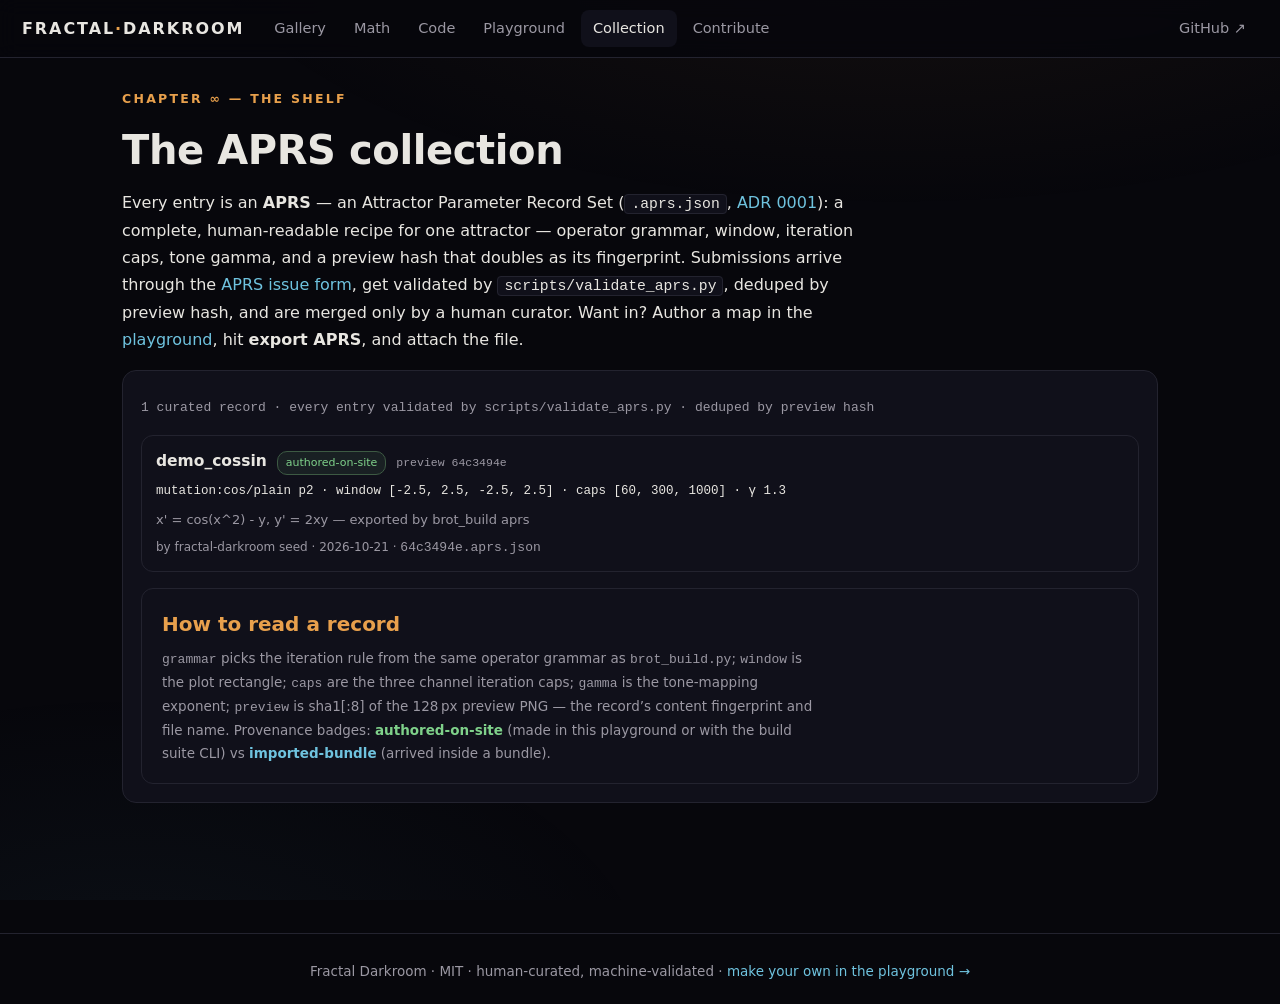
<file: docs/collection.html>
<!DOCTYPE html>
<html data-build="e5ddea6e" lang="en">
<head>
<script>
/* error banner: works even if every other asset fails; shown only on error */
(function(){function show(m){var b=document.getElementById('fd-error-banner');if(!b){b=document.createElement('div');b.id='fd-error-banner';b.style.cssText='position:fixed;left:12px;right:12px;bottom:12px;z-index:99999;background:#3a1418;color:#ffd9d9;border:1px solid #a33;padding:10px 12px;font:12px/1.5 monospace;border-radius:8px;display:flex;gap:10px;align-items:center';b.innerHTML='<span style="flex:1;overflow:hidden;text-overflow:ellipsis;white-space:nowrap"></span><button type="button" style="all:unset;cursor:pointer;color:#ffb3b3;text-decoration:underline">copy report</button>';var add=function(){document.body.appendChild(b);b.querySelector('button').onclick=function(){var r='url='+location.href+' build='+(document.documentElement.dataset.build||'?')+' ua='+navigator.userAgent+'String.fromCharCode(10)'+(b.dataset.log||'');navigator.clipboard&&navigator.clipboard.writeText(r);};};document.body?add():document.addEventListener('DOMContentLoaded',add);}b.dataset.log=((b.dataset.log?b.dataset.log+'String.fromCharCode(10)':'')+m).slice(-2000);b.querySelector('span').textContent='Fractal Darkroom error: '+(m+'').slice(0,160);}window.addEventListener('error',function(e){show((e.message||'script error')+' @'+((e.filename||'').split('/').pop()||'')+':'+e.lineno)});window.addEventListener('unhandledrejection',function(e){show('unhandled rejection: '+((e.reason&&e.reason.message)||e.reason))}) })();
</script>

<meta charset="utf-8">
<meta name="viewport" content="width=device-width, initial-scale=1">
<title>Collection — Fractal Darkroom</title>
<meta name="description" content="The community APRS collection: portable attractor parameter record sets, human-curated, each validated and deduped by preview hash.">
<link rel="stylesheet" href="assets/style.css?v=a8070491">
</head>
<body>
<nav class="top">
  <div class="brand">FRACTAL<span>·</span>DARKROOM</div>
  <a href="index.html">Gallery</a>
  <a href="math.html">Math</a>
  <a href="code.html">Code</a>
  <a href="playground.html">Playground</a>
  <a href="collection.html" aria-current="page">Collection</a>
  <a href="contribute.html">Contribute</a>
  <div class="spacer"></div>
  <a class="github" href="https://github.com/Prekzursil/fractal-darkroom">GitHub ↗</a>
</nav>

<main>
<div class="kicker reveal">Chapter &infin; — the shelf</div>
<h1 class="reveal">The APRS collection</h1>
<p class="reveal">Every entry is an <b>APRS</b> — an Attractor Parameter Record Set
(<code>.aprs.json</code>, <a href="https://github.com/Prekzursil/fractal-darkroom/blob/main/docs/adr/0001-aprs.md">ADR 0001</a>):
a complete, human-readable recipe for one attractor &mdash; operator grammar, window,
iteration caps, tone gamma, and a preview hash that doubles as its fingerprint.
Submissions arrive through the <a href="https://github.com/Prekzursil/fractal-darkroom/issues/new?assignees=&amp;labels=aprs&amp;template=aprs.yml">APRS issue form</a>,
get validated by <code>scripts/validate_aprs.py</code>, deduped by preview hash,
and are merged only by a human curator. Want in? Author a map in the
<a href="playground.html">playground</a>, hit <b>export APRS</b>, and attach the file.</p>

<div class="panel reveal" id="col-panel">
  <div class="hud" id="col-hud">loading collection&hellip;</div>
  <ul id="col-list" style="list-style:none;padding:0;display:flex;flex-direction:column;gap:12px"></ul>
  <div class="card" style="margin-top:14px">
    <h3 style="margin:0 0 6px">How to read a record</h3>
    <p style="font-size:13.5px;color:var(--muted);margin:0">
    <span class="mono">grammar</span> picks the iteration rule from the same operator
    grammar as <span class="mono">brot_build.py</span>; <span class="mono">window</span>
    is the plot rectangle; <span class="mono">caps</span> are the three channel
    iteration caps; <span class="mono">gamma</span> is the tone-mapping exponent;
    <span class="mono">preview</span> is sha1[:8] of the 128&thinsp;px preview PNG &mdash;
    the record&rsquo;s content fingerprint and file name. Provenance badges:
    <b style="color:#7fd18a">authored-on-site</b> (made in this playground or with the
    build suite CLI) vs <b style="color:#6fc3df">imported-bundle</b> (arrived inside a
    bundle).</p>
  </div>
</div>
</main>

<footer>
  Fractal Darkroom · MIT · human-curated, machine-validated ·
  <a href="playground.html">make your own in the playground →</a>
</footer>
<script src="assets/app.js?v=81e01ed8"></script>
<script src="assets/collection.js?v=d69fb121"></script>
<script>
'use strict';
// Render window.BROT_COLLECTION (generated by scripts/build_collection.py from
// collection/index.json — a script include, so this works on file:// with no fetch).
(function () {
  var hud = document.getElementById('col-hud');
  var list = document.getElementById('col-list');
  var idx = window.BROT_COLLECTION || { entries: [] };
  var esc = function (s) {
    return String(s).replace(/[&<>"']/g, function (c) {
      return { '&': '&amp;', '<': '&lt;', '>': '&gt;', '"': '&quot;', "'": '&#39;' }[c];
    });
  };
  if (!idx.entries.length) {
    hud.textContent = 'the collection is empty — be the first: export APRS from the playground and submit';
    return;
  }
  hud.textContent = idx.entries.length + ' curated record' + (idx.entries.length === 1 ? '' : 's') +
    ' · every entry validated by scripts/validate_aprs.py · deduped by preview hash';
  idx.entries.forEach(function (e) {
    var li = document.createElement('li');
    li.className = 'card';
    li.style.cssText = 'padding:12px 14px';
    var badge = e.provenance === 'authored-on-site'
      ? '<span style="font-size:11px;padding:2px 8px;border-radius:10px;border:1px solid #3d5a43;color:#7fd18a;background:rgba(127,209,138,.08)">authored-on-site</span>'
      : '<span style="font-size:11px;padding:2px 8px;border-radius:10px;border:1px solid #38586a;color:#6fc3df;background:rgba(111,195,223,.08)">imported-bundle</span>';
    var created = String(e.created || '').slice(0, 10);
    li.innerHTML =
      '<div style="display:flex;align-items:baseline;gap:10px;flex-wrap:wrap">' +
      '<b style="font-size:15.5px">' + esc(e.name) + '</b>' + badge +
      '<span class="mono" style="font-size:11.5px;color:var(--muted)">preview ' + esc(e.preview || '—') + '</span></div>' +
      '<div class="mono" style="font-size:12.5px;margin-top:6px">' +
      esc(e.grammar.family + ':' + e.grammar.real + '/' + e.grammar.imag + ' p' + e.grammar.power) +
      ' · window [' + e.window.join(', ') + '] · caps [' + e.caps.join(', ') + '] · γ ' + e.gamma + '</div>' +
      (e.notes ? '<div style="font-size:13px;color:var(--muted);margin-top:6px">' + esc(e.notes) + '</div>' : '') +
      '<div style="font-size:12px;color:var(--muted);margin-top:6px">by ' + esc(e.author) +
      (created ? ' · ' + esc(created) : '') + ' · <span class="mono">' + esc(e.file) + '</span></div>';
    list.appendChild(li);
  });
})();
</script>
</body>
</html>
</file>
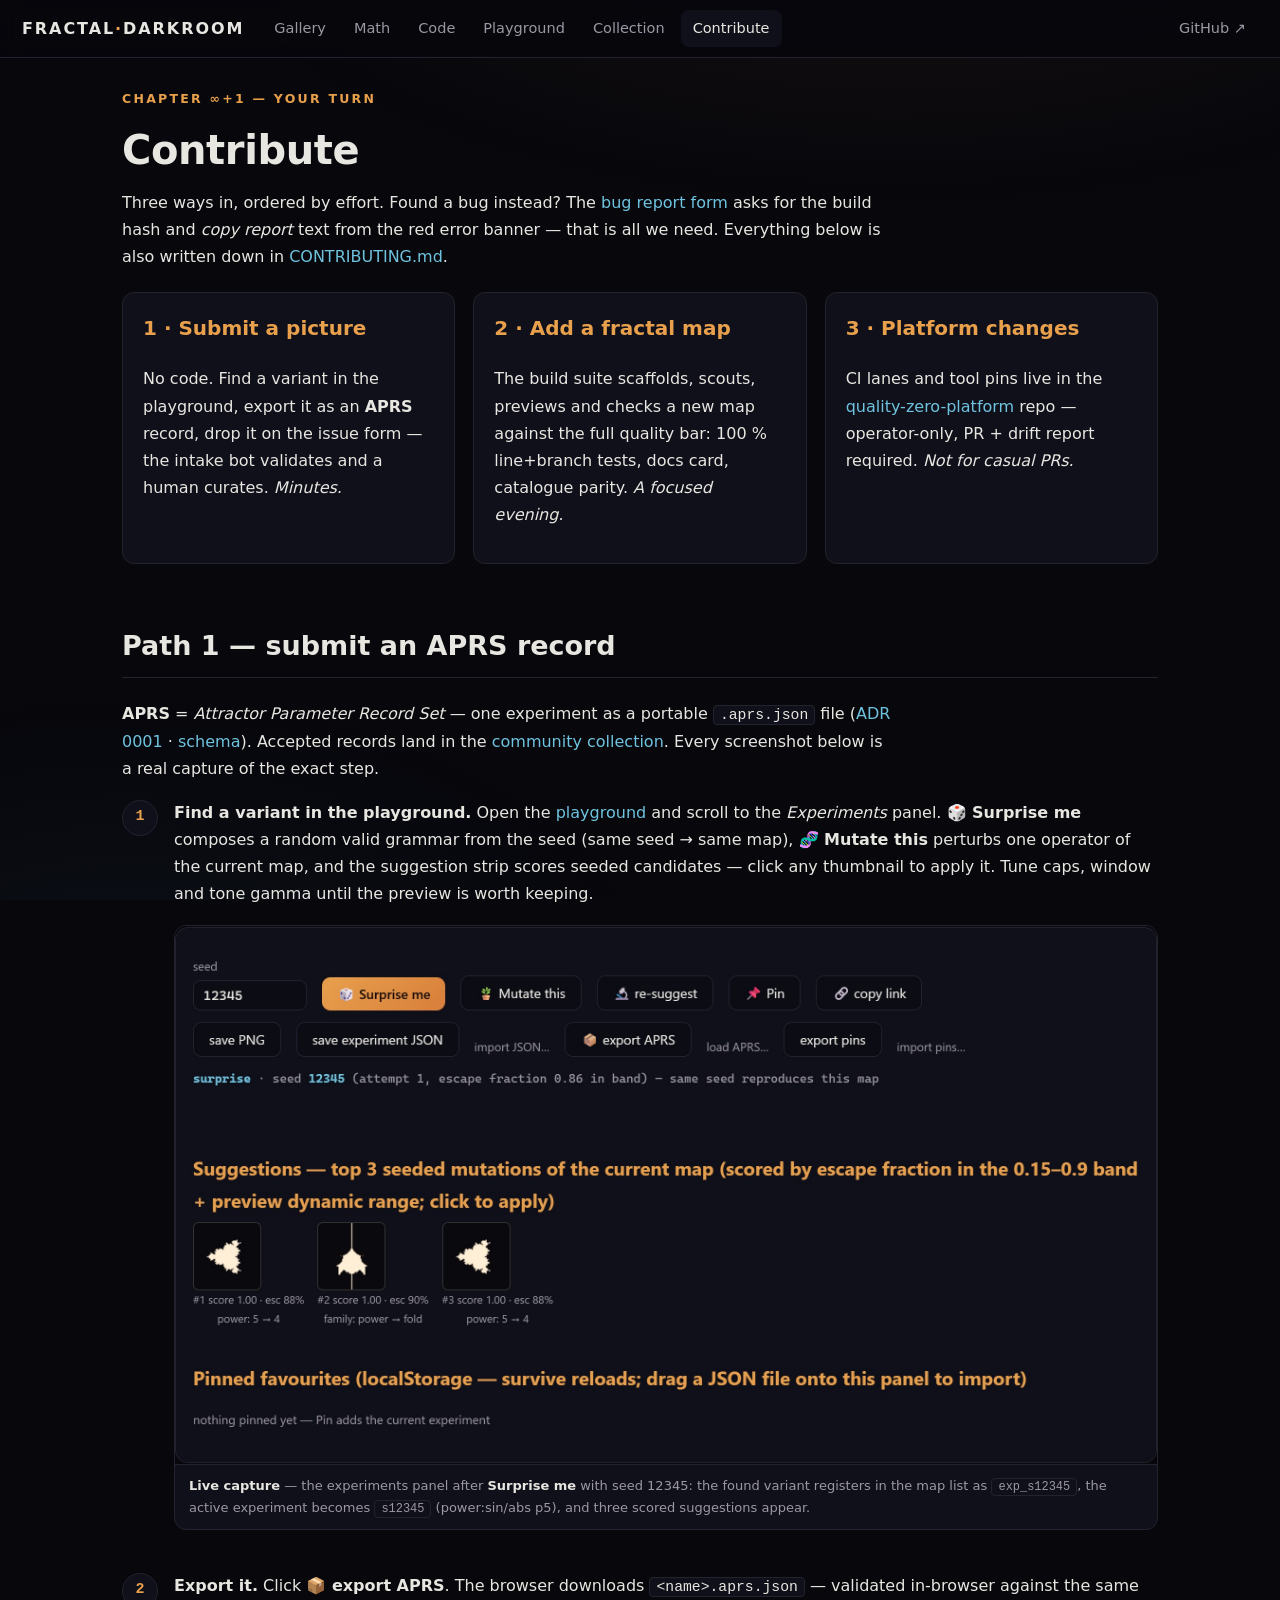
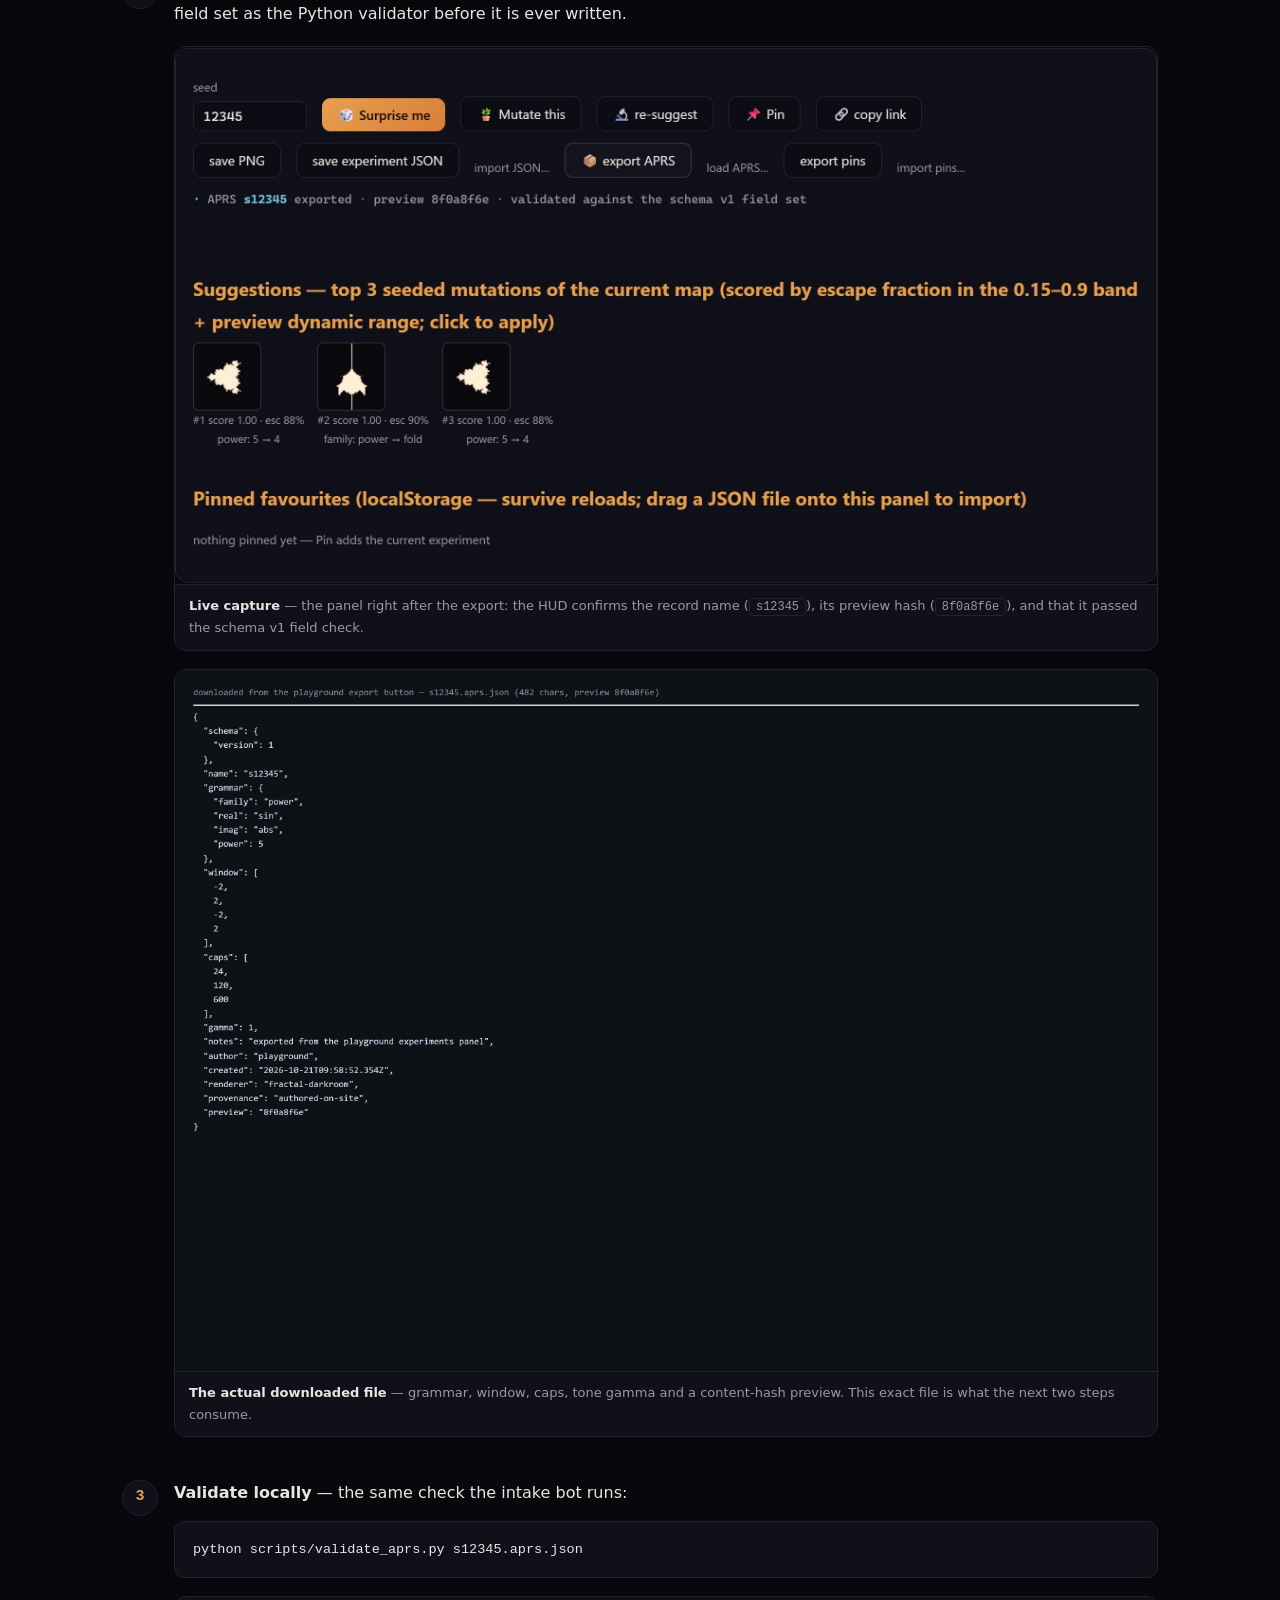
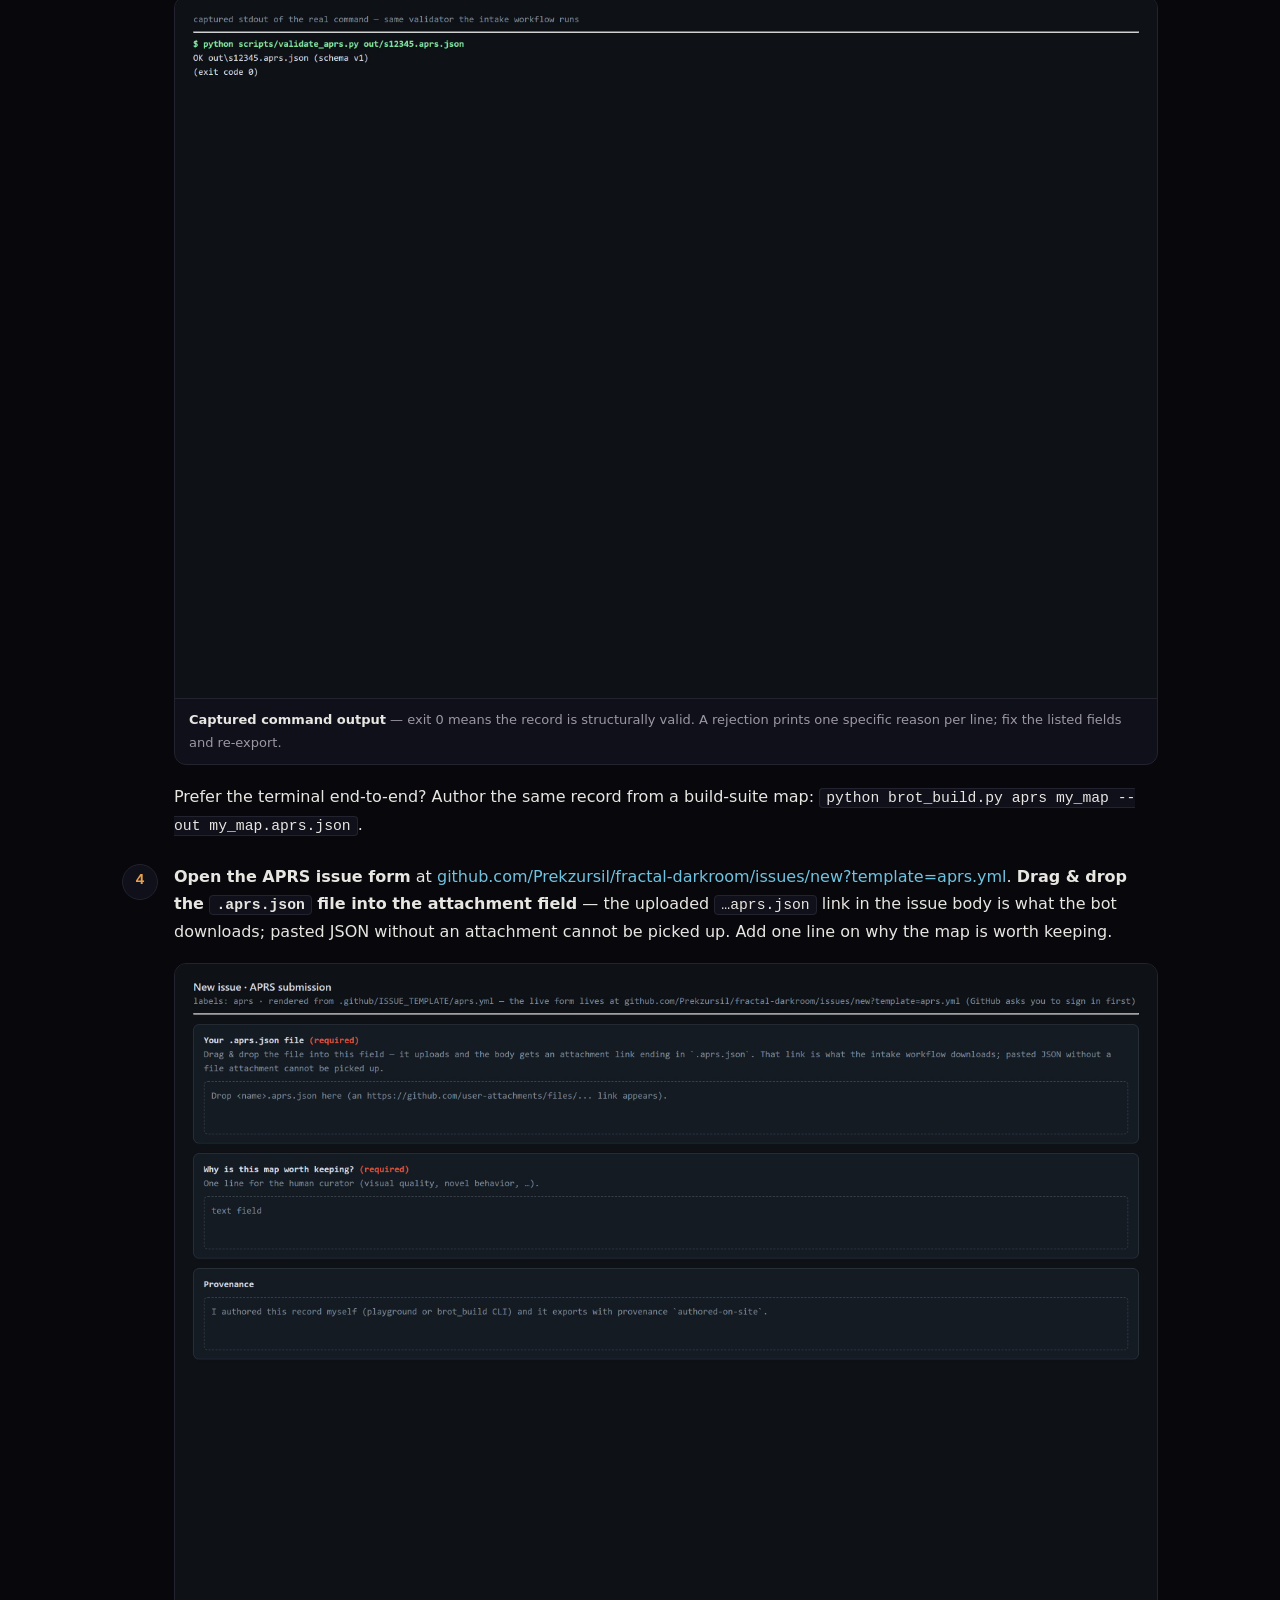
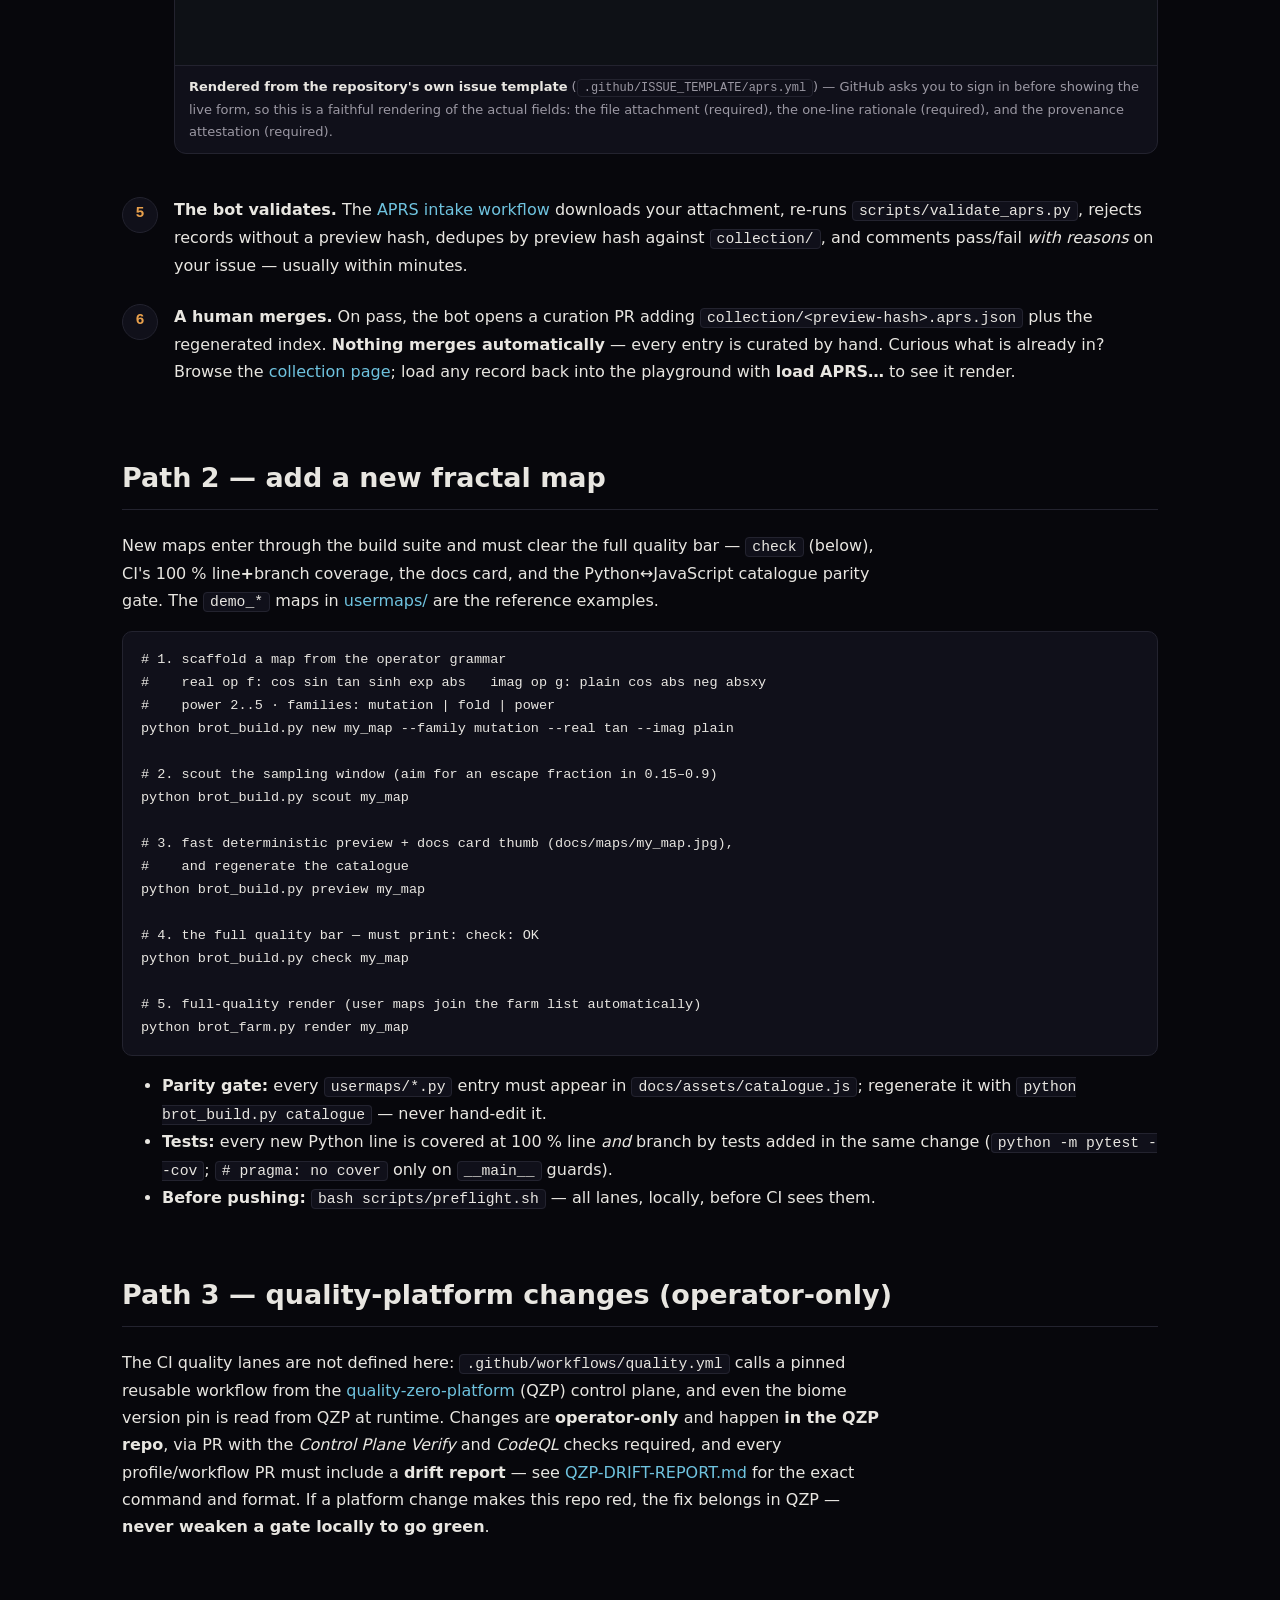
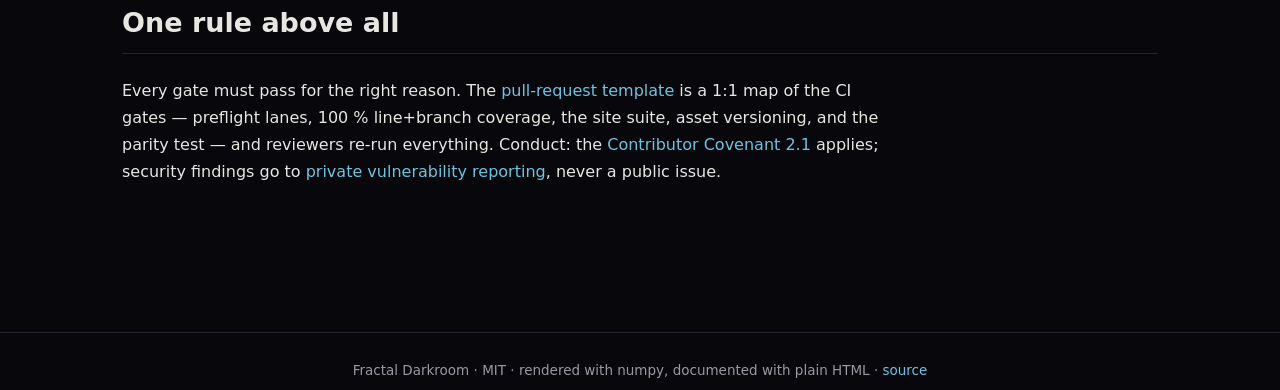
<file: docs/contribute.html>
<!DOCTYPE html>
<html data-build="e5ddea6e" lang="en">
<head>
<script>
/* error banner: works even if every other asset fails; shown only on error */
(function(){function show(m){var b=document.getElementById('fd-error-banner');if(!b){b=document.createElement('div');b.id='fd-error-banner';b.style.cssText='position:fixed;left:12px;right:12px;bottom:12px;z-index:99999;background:#3a1418;color:#ffd9d9;border:1px solid #a33;padding:10px 12px;font:12px/1.5 monospace;border-radius:8px;display:flex;gap:10px;align-items:center';b.innerHTML='<span style="flex:1;overflow:hidden;text-overflow:ellipsis;white-space:nowrap"></span><button type="button" style="all:unset;cursor:pointer;color:#ffb3b3;text-decoration:underline">copy report</button>';var add=function(){document.body.appendChild(b);b.querySelector('button').onclick=function(){var r='url='+location.href+' build='+(document.documentElement.dataset.build||'?')+' ua='+navigator.userAgent+'String.fromCharCode(10)'+(b.dataset.log||'');navigator.clipboard&&navigator.clipboard.writeText(r);};};document.body?add():document.addEventListener('DOMContentLoaded',add);}b.dataset.log=((b.dataset.log?b.dataset.log+'String.fromCharCode(10)':'')+m).slice(-2000);b.querySelector('span').textContent='Fractal Darkroom error: '+(m+'').slice(0,160);}window.addEventListener('error',function(e){show((e.message||'script error')+' @'+((e.filename||'').split('/').pop()||'')+':'+e.lineno)});window.addEventListener('unhandledrejection',function(e){show('unhandled rejection: '+((e.reason&&e.reason.message)||e.reason))})})();
</script>

<meta charset="utf-8">
<meta name="viewport" content="width=device-width, initial-scale=1">
<title>Contribute — Fractal Darkroom</title>
<meta name="description" content="Three ways to contribute: submit an APRS record from the playground, add a new fractal map through the build suite, or (operators only) change the quality platform.">
<link rel="stylesheet" href="assets/style.css?v=a8070491">
<style>
  .shot { margin: 18px 0; background: var(--panel); border: 1px solid var(--line); border-radius: 12px; overflow: hidden; }
  .shot img { width: 100%; display: block; }
  .shot figcaption { padding: 10px 14px; font-size: 13px; color: var(--muted); border-top: 1px solid var(--line); }
  .shot figcaption b { color: var(--text); }
  .steps { list-style: none; padding-left: 0; counter-reset: step; }
  .steps > li { counter-increment: step; position: relative; padding: 0 0 10px 52px; margin: 0 0 14px; }
  .steps > li::before { content: counter(step); position: absolute; left: 0; top: 1px; width: 34px; height: 34px; border-radius: 50%; background: var(--panel); border: 1px solid var(--line); color: var(--accent); font: 600 15px/32px var(--mono); text-align: center; }
  .pathcard { display: grid; grid-template-columns: repeat(auto-fit, minmax(260px, 1fr)); gap: 18px; margin: 22px 0; }
</style>
</head>
<body>
<nav class="top">
  <div class="brand">FRACTAL<span>·</span>DARKROOM</div>
  <a href="index.html">Gallery</a>
  <a href="math.html">Math</a>
  <a href="code.html">Code</a>
  <a href="playground.html">Playground</a>
  <a href="collection.html">Collection</a>
  <a href="contribute.html" aria-current="page">Contribute</a>
  <div class="spacer"></div>
  <a class="github" href="https://github.com/Prekzursil/fractal-darkroom">GitHub ↗</a>
</nav>

<main>
<div class="kicker reveal">Chapter ∞+1 — your turn</div>
<h1 class="reveal">Contribute</h1>
<p class="reveal">Three ways in, ordered by effort. Found a bug instead? The
<a href="https://github.com/Prekzursil/fractal-darkroom/issues/new?template=bug_report.yml">bug report form</a>
asks for the build hash and <em>copy report</em> text from the red error banner —
that is all we need. Everything below is also written down in
<a href="https://github.com/Prekzursil/fractal-darkroom/blob/main/CONTRIBUTING.md">CONTRIBUTING.md</a>.</p>

<div class="pathcard reveal">
  <div class="card"><h3>1 · Submit a picture</h3>
    <p>No code. Find a variant in the playground, export it as an
    <b>APRS</b> record, drop it on the issue form — the intake bot validates and
    a human curates. <em>Minutes.</em></p></div>
  <div class="card"><h3>2 · Add a fractal map</h3>
    <p>The build suite scaffolds, scouts, previews and checks a new map against
    the full quality bar: 100&nbsp;% line+branch tests, docs card, catalogue
    parity. <em>A focused evening.</em></p></div>
  <div class="card"><h3>3 · Platform changes</h3>
    <p>CI lanes and tool pins live in the
    <a href="https://github.com/Prekzursil/quality-zero-platform">quality-zero-platform</a>
    repo — operator-only, PR + drift report required. <em>Not for casual PRs.</em></p></div>
</div>

<h2 class="reveal" id="aprs">Path 1 — submit an APRS record</h2>
<p class="reveal"><b>APRS</b> = <em>Attractor Parameter Record Set</em> — one experiment as a
portable <code>.aprs.json</code> file
(<a href="https://github.com/Prekzursil/fractal-darkroom/blob/main/docs/adr/0001-aprs.md">ADR 0001</a> ·
<a href="https://github.com/Prekzursil/fractal-darkroom/blob/main/docs/aprs.schema.json">schema</a>).
Accepted records land in the <a href="collection.html">community collection</a>.
Every screenshot below is a real capture of the exact step.</p>

<ol class="steps">
  <li class="reveal"><b>Find a variant in the playground.</b> Open the
    <a href="playground.html">playground</a> and scroll to the <em>Experiments</em>
    panel. <b>🎲 Surprise me</b> composes a random valid grammar from the seed
    (same seed → same map), <b>🧬 Mutate this</b> perturbs one operator of the
    current map, and the suggestion strip scores seeded candidates — click any
    thumbnail to apply it. Tune caps, window and tone gamma until the preview
    is worth keeping.
    <figure class="shot"><img src="assets/contribute-shot-variant.jpg?v=f3538f37" alt="Playground experiments panel after Surprise me with seed 12345: theater map exp_s12345 registered, active experiment s12345 (power:sin/abs p5), three suggestion thumbnails, export APRS button" loading="lazy">
    <figcaption><b>Live capture</b> — the experiments panel after
    <b>Surprise me</b> with seed 12345: the found variant registers in the map
    list as <code>exp_s12345</code>, the active experiment becomes
    <code>s12345</code> (power:sin/abs p5), and three scored suggestions
    appear.</figcaption></figure></li>

  <li class="reveal"><b>Export it.</b> Click <b>📦 export APRS</b>. The browser
    downloads <code>&lt;name&gt;.aprs.json</code> — validated in-browser against
    the same field set as the Python validator before it is ever written.
    <figure class="shot"><img src="assets/contribute-shot-export.jpg?v=725f95fc" alt="Experiments panel HUD confirming: APRS s12345 exported, preview 8f0a8f6e, validated against the schema v1 field set" loading="lazy">
    <figcaption><b>Live capture</b> — the panel right after the export: the HUD
    confirms the record name (<code>s12345</code>), its preview hash
    (<code>8f0a8f6e</code>), and that it passed the schema
    v1 field check.</figcaption></figure>
    <figure class="shot"><img src="assets/contribute-shot-json.jpg?v=dc7332f1" alt="The downloaded s12345.aprs.json file rendered as JSON, showing schema, grammar, window, caps, gamma, notes, author, created, renderer, provenance and preview fields" loading="lazy">
    <figcaption><b>The actual downloaded file</b> — grammar, window, caps, tone
    gamma and a content-hash preview. This exact file is what the next two
    steps consume.</figcaption></figure></li>

  <li class="reveal"><b>Validate locally</b> — the same check the intake bot runs:
<pre><code>python scripts/validate_aprs.py s12345.aprs.json</code></pre>
    <figure class="shot"><img src="assets/contribute-shot-validator.jpg?v=ad84cfbb" alt="Terminal output of the validator: python scripts/validate_aprs.py out/s12345.aprs.json — OK out\s12345.aprs.json (schema v1), exit code 0" loading="lazy">
    <figcaption><b>Captured command output</b> — exit 0 means the record is
    structurally valid. A rejection prints one specific reason per line; fix
    the listed fields and re-export.</figcaption></figure>
    Prefer the terminal end-to-end? Author the same record from a build-suite
    map: <code>python brot_build.py aprs my_map --out my_map.aprs.json</code>.</li>

  <li class="reveal"><b>Open the APRS issue form</b> at
    <a href="https://github.com/Prekzursil/fractal-darkroom/issues/new?template=aprs.yml">github.com/Prekzursil/fractal-darkroom/issues/new?template=aprs.yml</a>.
    <b>Drag &amp; drop the <code>.aprs.json</code> file into the attachment field</b> —
    the uploaded <code>…aprs.json</code> link in the issue body is what the bot
    downloads; pasted JSON without an attachment cannot be picked up. Add one
    line on why the map is worth keeping.
    <figure class="shot"><img src="assets/contribute-shot-issueform.jpg?v=f1b98b4e" alt="The APRS submission issue form rendered from the repository template: attachment field, one-line rationale, provenance attestation" loading="lazy">
    <figcaption><b>Rendered from the repository's own issue template</b>
    (<code>.github/ISSUE_TEMPLATE/aprs.yml</code>) — GitHub asks you to sign in
    before showing the live form, so this is a faithful rendering of the actual
    fields: the file attachment (required), the one-line rationale (required),
    and the provenance attestation (required).</figcaption></figure></li>

  <li class="reveal"><b>The bot validates.</b> The
    <a href="https://github.com/Prekzursil/fractal-darkroom/blob/main/.github/workflows/aprs-intake.yml">APRS intake workflow</a>
    downloads your attachment, re-runs <code>scripts/validate_aprs.py</code>,
    rejects records without a preview hash, dedupes by preview hash against
    <code>collection/</code>, and comments pass/fail <em>with reasons</em> on
    your issue — usually within minutes.</li>

  <li class="reveal"><b>A human merges.</b> On pass, the bot opens a curation PR
    adding <code>collection/&lt;preview-hash&gt;.aprs.json</code> plus the regenerated
    index. <b>Nothing merges automatically</b> — every entry is curated by hand.
    Curious what is already in? Browse the
    <a href="collection.html">collection page</a>; load any record back into the
    playground with <b>load APRS…</b> to see it render.</li>
</ol>

<h2 class="reveal" id="map">Path 2 — add a new fractal map</h2>
<p class="reveal">New maps enter through the build suite and must clear the
full quality bar — <code>check</code> (below), CI's 100&nbsp;% line<b>+</b>branch
coverage, the docs card, and the Python↔JavaScript catalogue parity gate. The
<code>demo_*</code> maps in <a href="https://github.com/Prekzursil/fractal-darkroom/tree/main/usermaps">usermaps/</a>
are the reference examples.</p>
<pre class="reveal"><code># 1. scaffold a map from the operator grammar
#    real op f: cos sin tan sinh exp abs   imag op g: plain cos abs neg absxy
#    power 2..5 · families: mutation | fold | power
python brot_build.py new my_map --family mutation --real tan --imag plain

# 2. scout the sampling window (aim for an escape fraction in 0.15–0.9)
python brot_build.py scout my_map

# 3. fast deterministic preview + docs card thumb (docs/maps/my_map.jpg),
#    and regenerate the catalogue
python brot_build.py preview my_map

# 4. the full quality bar — must print: check: OK
python brot_build.py check my_map

# 5. full-quality render (user maps join the farm list automatically)
python brot_farm.py render my_map</code></pre>
<ul class="reveal">
  <li><b>Parity gate:</b> every <code>usermaps/*.py</code> entry must appear in
  <code>docs/assets/catalogue.js</code>; regenerate it with
  <code>python brot_build.py catalogue</code> — never hand-edit it.</li>
  <li><b>Tests:</b> every new Python line is covered at 100&nbsp;% line <em>and</em>
  branch by tests added in the same change
  (<code>python -m pytest --cov</code>; <code># pragma: no cover</code> only on
  <code>__main__</code> guards).</li>
  <li><b>Before pushing:</b> <code>bash scripts/preflight.sh</code> — all lanes,
  locally, before CI sees them.</li>
</ul>

<h2 class="reveal" id="platform">Path 3 — quality-platform changes (operator-only)</h2>
<p class="reveal">The CI quality lanes are not defined here:
<code>.github/workflows/quality.yml</code> calls a pinned reusable workflow from
the <a href="https://github.com/Prekzursil/quality-zero-platform">quality-zero-platform</a>
(QZP) control plane, and even the biome version pin is read from QZP at runtime.
Changes are <b>operator-only</b> and happen <b>in the QZP repo</b>, via PR with
the <em>Control Plane Verify</em> and <em>CodeQL</em> checks required, and every
profile/workflow PR must include a <b>drift report</b> — see
<a href="https://github.com/Prekzursil/quality-zero-platform/blob/main/docs/audit/QZP-DRIFT-REPORT.md">QZP-DRIFT-REPORT.md</a>
for the exact command and format. If a platform change makes this repo red, the
fix belongs in QZP — <b>never weaken a gate locally to go green</b>.</p>

<h2 class="reveal">One rule above all</h2>
<p class="reveal">Every gate must pass for the right reason. The
<a href="https://github.com/Prekzursil/fractal-darkroom/blob/main/.github/PULL_REQUEST_TEMPLATE.md">pull-request template</a>
is a 1:1 map of the CI gates — preflight lanes, 100&nbsp;% line+branch coverage,
the site suite, asset versioning, and the parity test — and reviewers re-run
everything. Conduct: the
<a href="https://github.com/Prekzursil/fractal-darkroom/blob/main/CODE_OF_CONDUCT.md">Contributor Covenant 2.1</a>
applies; security findings go to
<a href="https://github.com/Prekzursil/fractal-darkroom/security/advisories/new">private vulnerability reporting</a>,
never a public issue.</p>
</main>

<footer>
  Fractal Darkroom · MIT · rendered with numpy, documented with plain HTML ·
  <a href="https://github.com/Prekzursil/fractal-darkroom">source</a>
</footer>
<script src="assets/app.js?v=81e01ed8"></script>
</body>
</html>
</file>
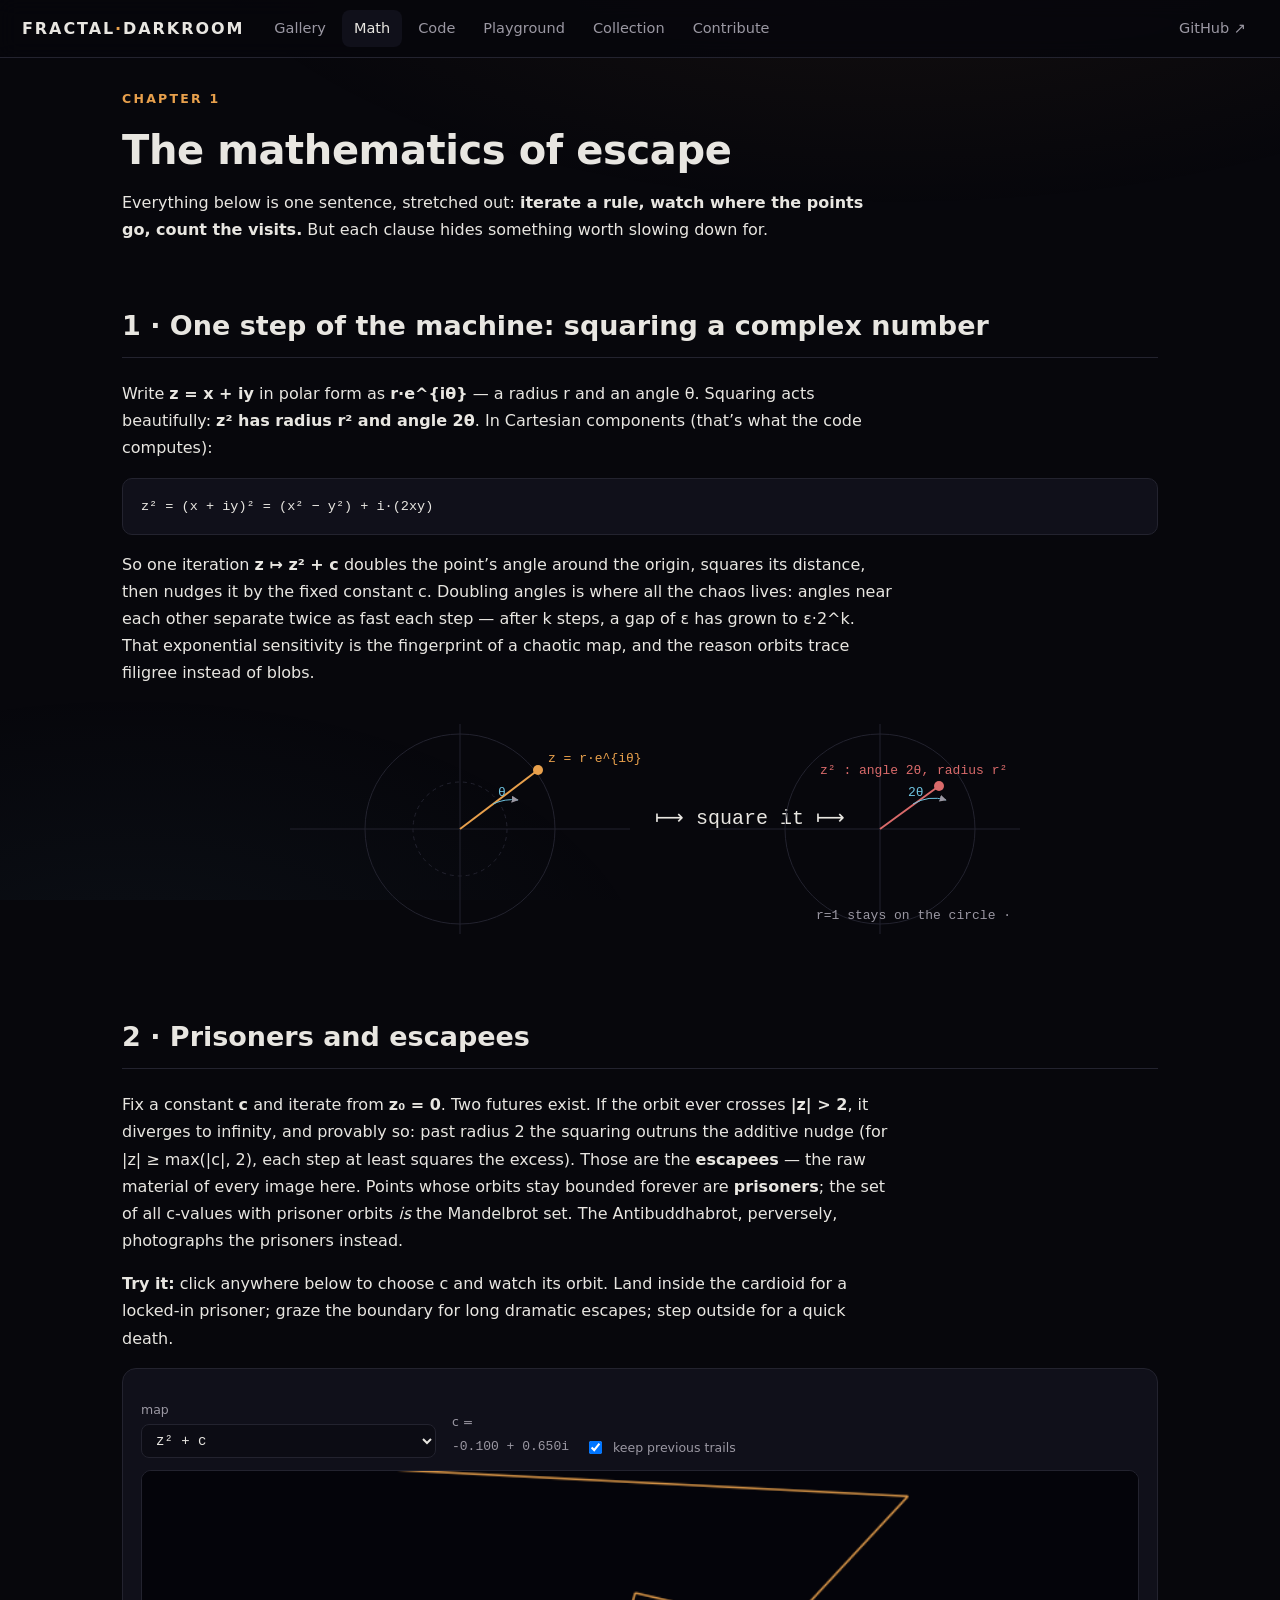
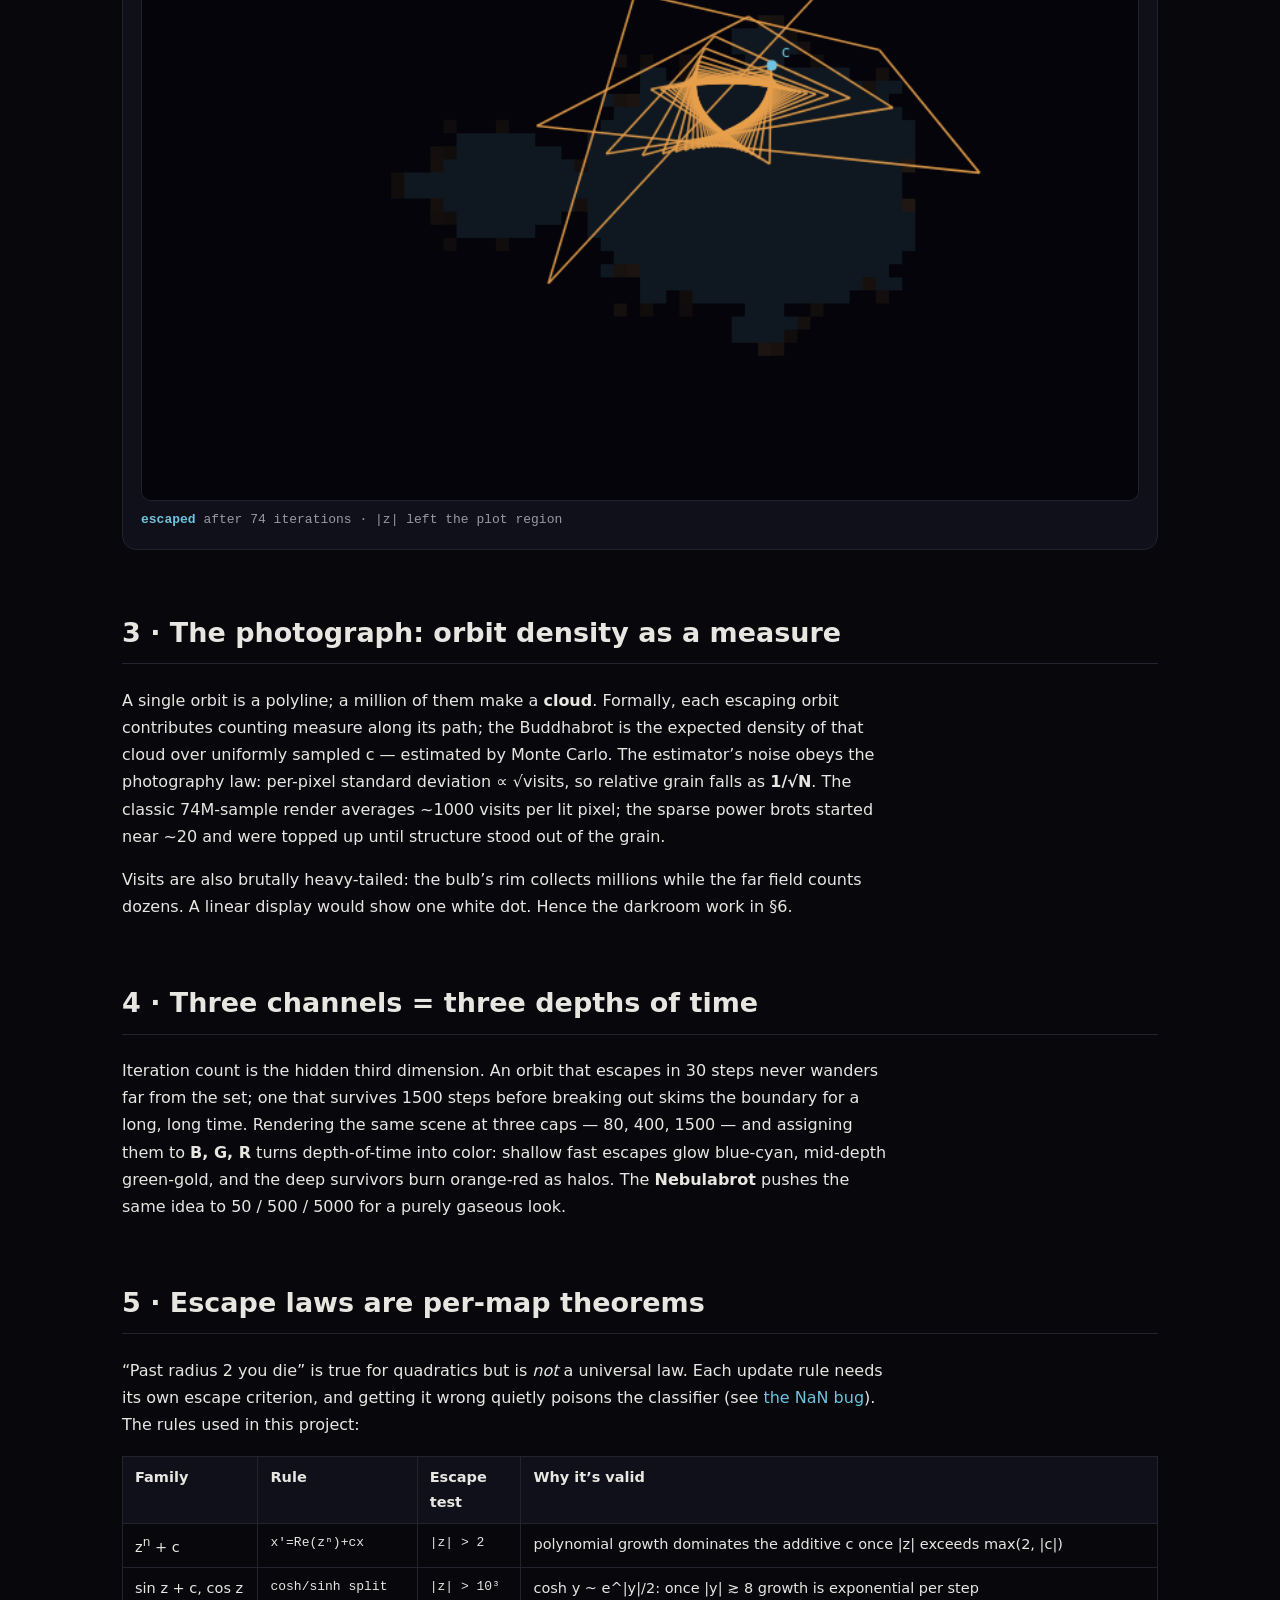
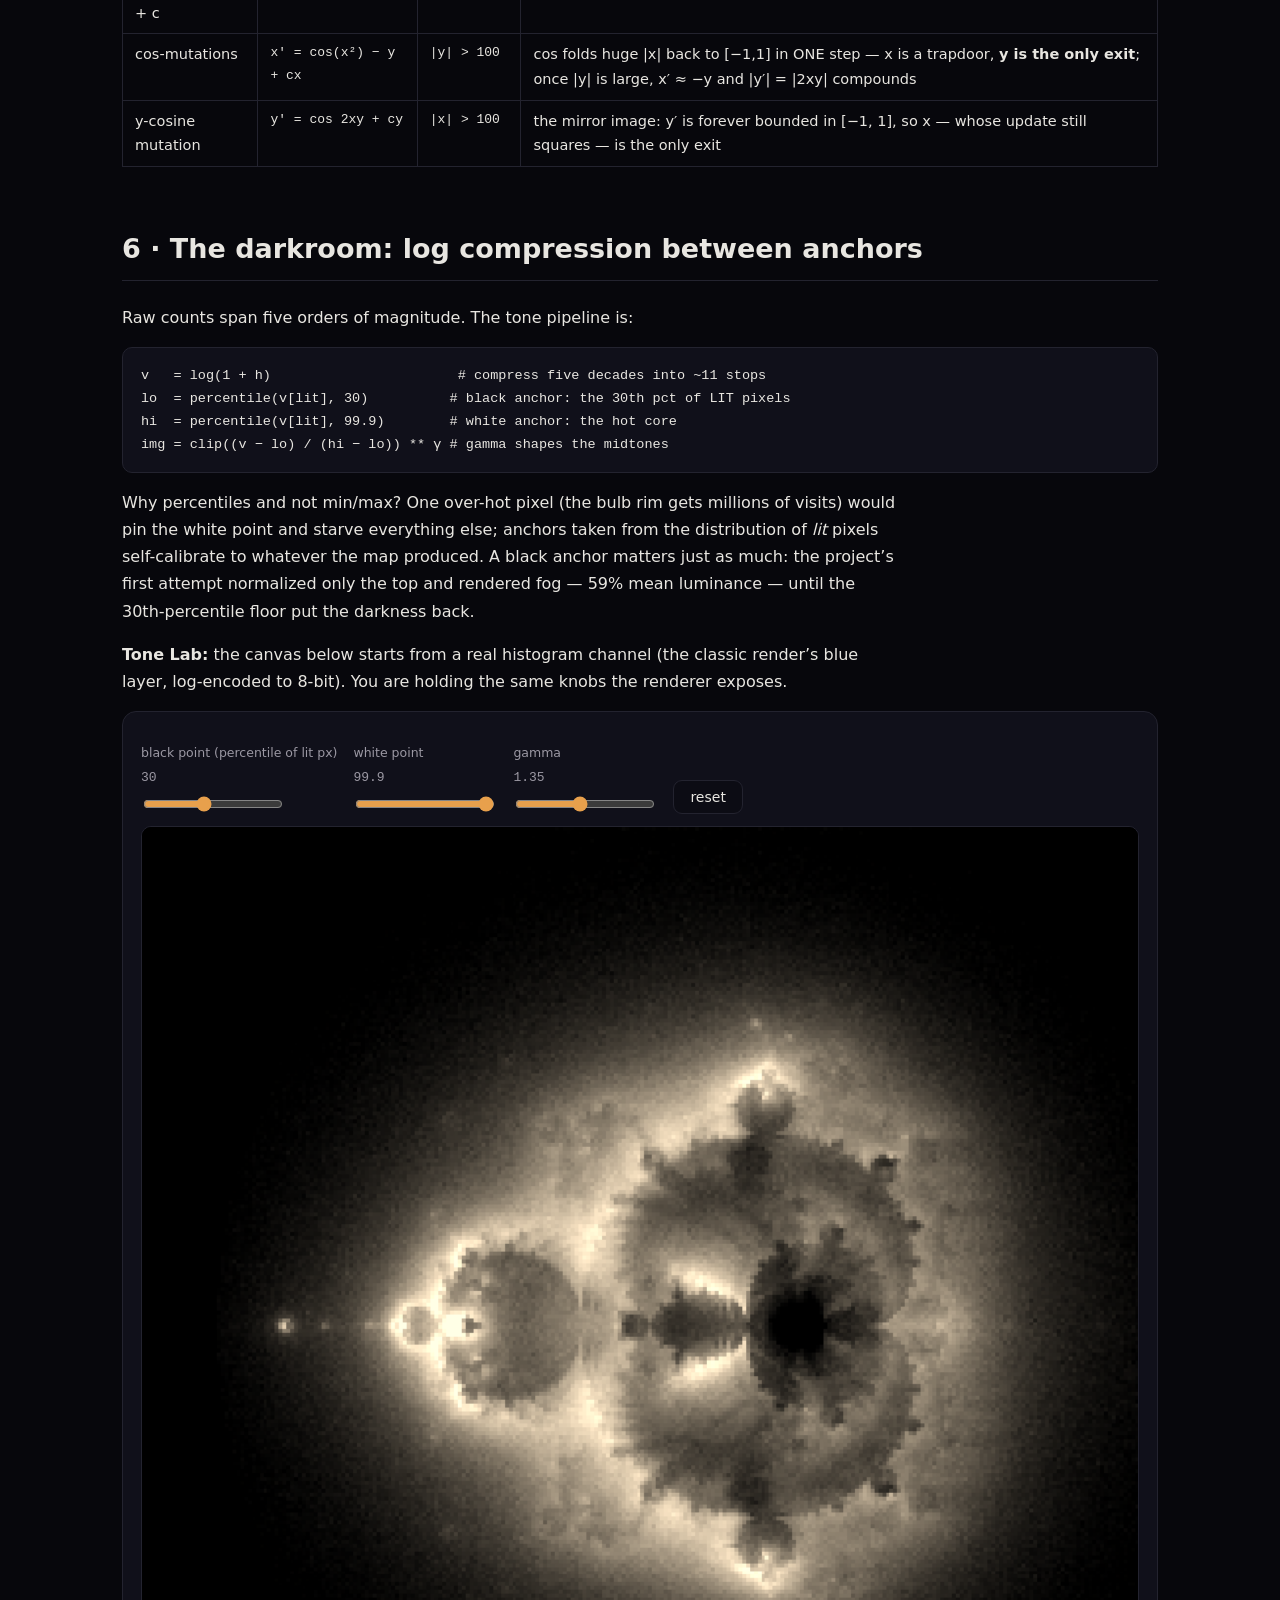
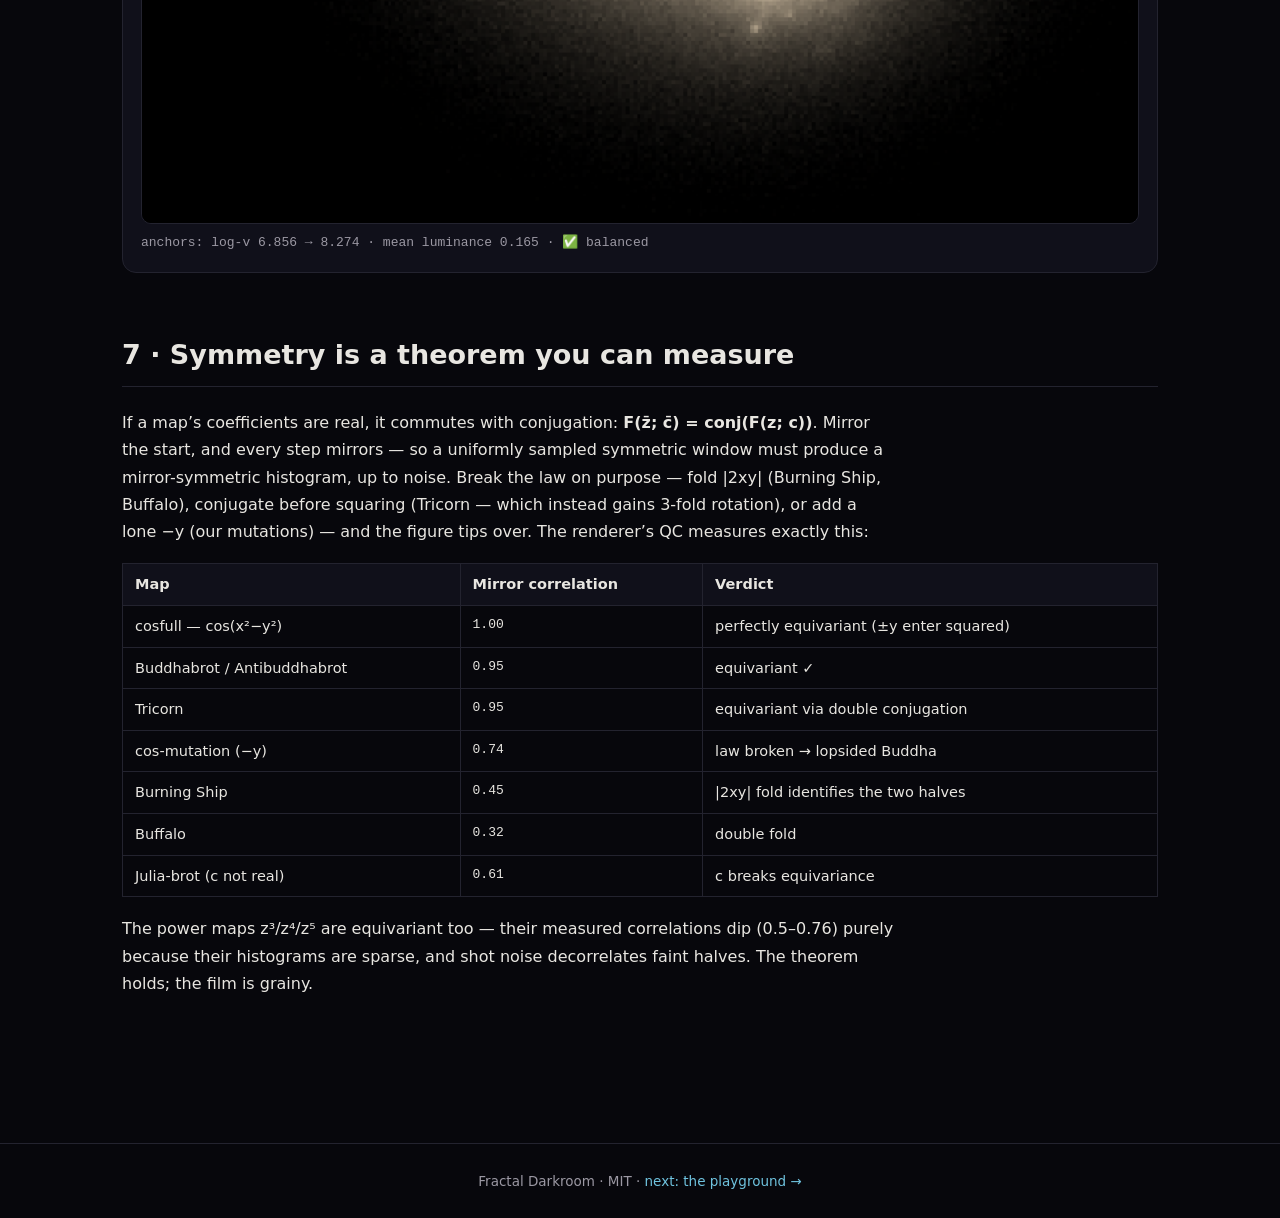
<file: docs/math.html>
<!DOCTYPE html>
<html data-build="e5ddea6e" lang="en">
<head>
<script>
/* error banner: works even if every other asset fails; shown only on error */
(function(){function show(m){var b=document.getElementById('fd-error-banner');if(!b){b=document.createElement('div');b.id='fd-error-banner';b.style.cssText='position:fixed;left:12px;right:12px;bottom:12px;z-index:99999;background:#3a1418;color:#ffd9d9;border:1px solid #a33;padding:10px 12px;font:12px/1.5 monospace;border-radius:8px;display:flex;gap:10px;align-items:center';b.innerHTML='<span style="flex:1;overflow:hidden;text-overflow:ellipsis;white-space:nowrap"></span><button type="button" style="all:unset;cursor:pointer;color:#ffb3b3;text-decoration:underline">copy report</button>';var add=function(){document.body.appendChild(b);b.querySelector('button').onclick=function(){var r='url='+location.href+' build='+(document.documentElement.dataset.build||'?')+' ua='+navigator.userAgent+'String.fromCharCode(10)'+(b.dataset.log||'');navigator.clipboard&&navigator.clipboard.writeText(r);};};document.body?add():document.addEventListener('DOMContentLoaded',add);}b.dataset.log=((b.dataset.log?b.dataset.log+'String.fromCharCode(10)':'')+m).slice(-2000);b.querySelector('span').textContent='Fractal Darkroom error: '+(m+'').slice(0,160);}window.addEventListener('error',function(e){show((e.message||'script error')+' @'+((e.filename||'').split('/').pop()||'')+':'+e.lineno)});window.addEventListener('unhandledrejection',function(e){show('unhandled rejection: '+((e.reason&&e.reason.message)||e.reason))})})();
</script>

<meta charset="utf-8">
<meta name="viewport" content="width=device-width, initial-scale=1">
<title>The mathematics — Fractal Darkroom</title>
<link rel="stylesheet" href="assets/style.css?v=a8070491">
</head>
<body>
<nav class="top">
  <div class="brand">FRACTAL<span>·</span>DARKROOM</div>
  <a href="index.html">Gallery</a>
  <a href="math.html" aria-current="page">Math</a>
  <a href="code.html">Code</a>
  <a href="playground.html">Playground</a>
  <a href="collection.html">Collection</a>
  <a href="contribute.html">Contribute</a>
  <div class="spacer"></div>
  <a class="github" href="https://github.com/Prekzursil/fractal-darkroom">GitHub ↗</a>
</nav>

<main>
<div class="kicker reveal">Chapter 1</div>
<h1 class="reveal">The mathematics of escape</h1>
<p class="reveal">Everything below is one sentence, stretched out: <b>iterate a rule, watch where
the points go, count the visits.</b> But each clause hides something worth slowing down for.</p>

<h2 class="reveal">1 · One step of the machine: squaring a complex number</h2>
<p class="reveal">Write <b>z = x + iy</b> in polar form as <b>r·e^{iθ}</b> — a radius r and an angle θ.
Squaring acts beautifully: <b>z² has radius r² and angle 2θ</b>. In Cartesian components
(that’s what the code computes):</p>
<pre class="reveal"><code>z² = (x + iy)² = (x² − y²) + i·(2xy)</code></pre>
<p class="reveal">So one iteration <b>z ↦ z² + c</b> doubles the point’s angle around the origin,
squares its distance, then nudges it by the fixed constant c. Doubling angles is where all the
chaos lives: angles near each other separate twice as fast each step — after k steps, a gap of ε
has grown to ε·2^k. That exponential sensitivity is the fingerprint of a chaotic map, and the
reason orbits trace filigree instead of blobs.</p>

<svg class="reveal" viewBox="0 0 760 250" style="width:100%;max-width:760px;display:block;margin:18px auto" role="img" aria-label="Diagram: squaring a complex number doubles its angle and squares its radius">
  <defs>
    <marker id="arr" viewBox="0 0 10 10" refX="9" refY="5" markerWidth="7" markerHeight="7" orient="auto"><path d="M0,0 L10,5 L0,10 z" fill="#9b98a3"/></marker>
  </defs>
  <g font-family="Cascadia Code, Consolas, monospace" font-size="13">
    <circle cx="200" cy="125" r="95" fill="none" stroke="#23232f"/>
    <circle cx="200" cy="125" r="47" fill="none" stroke="#23232f" stroke-dasharray="4 4"/>
    <line x1="30" y1="125" x2="370" y2="125" stroke="#23232f"/>
    <line x1="200" y1="230" x2="200" y2="20" stroke="#23232f"/>
    <line x1="200" y1="125" x2="278" y2="66" stroke="#e8a04c" stroke-width="2"/>
    <circle cx="278" cy="66" r="5" fill="#e8a04c"/>
    <text x="288" y="58" fill="#e8a04c">z = r·e^{iθ}</text>
    <path d="M 233 100 A 45 45 0 0 1 258 96" fill="none" stroke="#6fc3df" marker-end="url(#arr)"/>
    <text x="238" y="92" fill="#6fc3df">θ</text>

    <text x="395" y="120" fill="#e8e6e1" font-size="20">⟼  square it  ⟼</text>

    <circle cx="620" cy="125" r="95" fill="none" stroke="#23232f"/>
    <line x1="450" y1="125" x2="760" y2="125" stroke="#23232f"/>
    <line x1="620" y1="230" x2="620" y2="20" stroke="#23232f"/>
    <line x1="620" y1="125" x2="679" y2="82" stroke="#d96a6a" stroke-width="2"/>
    <circle cx="679" cy="82" r="5" fill="#d96a6a"/>
    <text x="560" y="70" fill="#d96a6a">z² : angle 2θ, radius r²</text>
    <path d="M 653 100 A 42 42 0 0 1 686 96" fill="none" stroke="#6fc3df" marker-end="url(#arr)"/>
    <text x="648" y="92" fill="#6fc3df">2θ</text>
    <text x="556" y="215" fill="#9b98a3">r=1 stays on the circle · r&lt;1 falls inward · r&gt;1 flees</text>
  </g>
</svg>

<h2 class="reveal">2 · Prisoners and escapees</h2>
<p class="reveal">Fix a constant <b>c</b> and iterate from <b>z₀ = 0</b>. Two futures exist.
If the orbit ever crosses <b>|z| &gt; 2</b>, it diverges to infinity, and provably so: past radius 2
the squaring outruns the additive nudge (for |z| ≥ max(|c|, 2), each step at least squares the
excess). Those are the <b>escapees</b> — the raw material of every image here. Points whose orbits
stay bounded forever are <b>prisoners</b>; the set of all c-values with prisoner orbits <em>is</em>
the Mandelbrot set. The Antibuddhabrot, perversely, photographs the prisoners instead.</p>
<p class="reveal"><b>Try it:</b> click anywhere below to choose c and watch its orbit. Land inside
the cardioid for a locked-in prisoner; graze the boundary for long dramatic escapes; step outside
for a quick death.</p>

<div class="panel reveal">
  <div class="controls">
    <label>map
      <select id="orbit-map">
        <option value="mandel">z² + c</option>
        <option value="cubic">z³ + c</option>
        <option value="ship">(|x|+i|y|)² + c</option>
        <option value="tricorn">z̄² + c</option>
        <option value="cosfull">x′ = cos(x²−y²) + c, y′ = 2xy</option>
        <option value="cosy">x′ = x² − y² + c, y′ = cos 2xy</option>
      </select>
    </label>
    <label>c = <span id="orbit-c" class="mono">−0.100 + 0.650i</span></label>
    <label style="flex-direction:row;align-items:center;gap:8px">
      <input type="checkbox" id="orbit-trail" checked> keep previous trails
    </label>
  </div>
  <canvas id="orbit-demo" class="viz" width="760" height="480"></canvas>
  <div class="hud" id="orbit-hud">click to choose c</div>
</div>

<h2 class="reveal">3 · The photograph: orbit density as a measure</h2>
<p class="reveal">A single orbit is a polyline; a million of them make a <b>cloud</b>. Formally,
each escaping orbit contributes counting measure along its path; the Buddhabrot is the expected
density of that cloud over uniformly sampled c — estimated by Monte Carlo. The estimator’s
noise obeys the photography law: per-pixel standard deviation ∝ √visits, so relative grain
falls as <b>1/√N</b>. The classic 74M-sample render averages ~1000 visits per lit pixel;
the sparse power brots started near ~20 and were topped up until structure stood out of the grain.</p>
<p class="reveal">Visits are also brutally heavy-tailed: the bulb’s rim collects millions while
the far field counts dozens. A linear display would show one white dot. Hence the darkroom work
in §6.</p>

<h2 class="reveal">4 · Three channels = three depths of time</h2>
<p class="reveal">Iteration count is the hidden third dimension. An orbit that escapes in 30 steps
never wanders far from the set; one that survives 1500 steps before breaking out skims the
boundary for a long, long time. Rendering the same scene at three caps — 80, 400, 1500 — and
assigning them to <b>B, G, R</b> turns depth-of-time into color: shallow fast escapes glow
blue-cyan, mid-depth green-gold, and the deep survivors burn orange-red as halos. The
<b>Nebulabrot</b> pushes the same idea to 50 / 500 / 5000 for a purely gaseous look.</p>

<h2 class="reveal">5 · Escape laws are per-map theorems</h2>
<p class="reveal">“Past radius 2 you die” is true for quadratics but is <em>not</em> a universal
law. Each update rule needs its own escape criterion, and getting it wrong quietly poisons the
classifier (see <a href="code.html#the-bug">the NaN bug</a>). The rules used in this project:</p>
<table class="reveal">
  <tr><th>Family</th><th>Rule</th><th>Escape test</th><th>Why it’s valid</th></tr>
  <tr><td>z<sup>n</sup> + c</td><td class="mono">x′=Re(zⁿ)+cx</td><td class="mono">|z| &gt; 2</td>
      <td>polynomial growth dominates the additive c once |z| exceeds max(2, |c|)</td></tr>
  <tr><td>sin z + c, cos z + c</td><td class="mono">cosh/sinh split</td><td class="mono">|z| &gt; 10³</td>
      <td>cosh y ~ e^|y|/2: once |y| ≳ 8 growth is exponential per step</td></tr>
  <tr><td>cos-mutations</td><td class="mono">x′ = cos(x²) − y + cx</td><td class="mono">|y| &gt; 100</td>
      <td>cos folds huge |x| back to [−1,1] in ONE step — x is a trapdoor, <b>y is the only exit</b>; once |y| is large, x′ ≈ −y and |y′| = |2xy| compounds</td></tr>
  <tr><td>y-cosine mutation</td><td class="mono">y′ = cos 2xy + cy</td><td class="mono">|x| &gt; 100</td>
      <td>the mirror image: y′ is forever bounded in [−1, 1], so x — whose update still squares — is the only exit</td></tr>
</table>

<h2 class="reveal">6 · The darkroom: log compression between anchors</h2>
<p class="reveal">Raw counts span five orders of magnitude. The tone pipeline is:</p>
<pre class="reveal"><code>v   = log(1 + h)                       # compress five decades into ~11 stops
lo  = percentile(v[lit], 30)          # black anchor: the 30th pct of LIT pixels
hi  = percentile(v[lit], 99.9)        # white anchor: the hot core
img = clip((v − lo) / (hi − lo)) ** γ # gamma shapes the midtones</code></pre>
<p class="reveal">Why percentiles and not min/max? One over-hot pixel (the bulb rim gets
millions of visits) would pin the white point and starve everything else; anchors taken from
the distribution of <em>lit</em> pixels self-calibrate to whatever the map produced. A black
anchor matters just as much: the project’s first attempt normalized only the top and rendered
fog — 59% mean luminance — until the 30th-percentile floor put the darkness back.</p>
<p class="reveal"><b>Tone Lab:</b> the canvas below starts from a real histogram channel
(the classic render’s blue layer, log-encoded to 8-bit). You are holding the same knobs the
renderer exposes.</p>

<div class="panel reveal" id="tone-lab">
  <div class="controls">
    <label>black point (percentile of lit px) <span id="tl-lo-v" class="mono"></span>
      <input type="range" id="tl-lo" min="0" max="70" value="30" step="1"></label>
    <label>white point <span id="tl-hi-v" class="mono"></span>
      <input type="range" id="tl-hi" min="90" max="100" value="99.9" step="0.1"></label>
    <label>gamma <span id="tl-g-v" class="mono"></span>
      <input type="range" id="tl-g" min="0.4" max="2.5" value="1.35" step="0.05"></label>
    <button class="btn" id="tl-reset">reset</button>
  </div>
  <canvas id="tl-canvas" class="viz" width="760" height="760"></canvas>
  <div class="hud" id="tl-hud"></div>
</div>

<h2 class="reveal">7 · Symmetry is a theorem you can measure</h2>
<p class="reveal">If a map’s coefficients are real, it commutes with conjugation:
<b>F(z̄; c̄) = conj(F(z; c))</b>. Mirror the start, and every step mirrors — so a uniformly
sampled symmetric window must produce a mirror-symmetric histogram, up to noise. Break the
law on purpose — fold |2xy| (Burning Ship, Buffalo), conjugate before squaring (Tricorn —
which instead gains 3-fold rotation), or add a lone −y (our mutations) — and the figure
tips over. The renderer’s QC measures exactly this:</p>
<table class="reveal">
  <tr><th>Map</th><th>Mirror correlation</th><th>Verdict</th></tr>
  <tr><td>cosfull — cos(x²−y²)</td><td class="mono">1.00</td><td>perfectly equivariant (±y enter squared)</td></tr>
  <tr><td>Buddhabrot / Antibuddhabrot</td><td class="mono">0.95</td><td>equivariant ✓</td></tr>
  <tr><td>Tricorn</td><td class="mono">0.95</td><td>equivariant via double conjugation</td></tr>
  <tr><td>cos-mutation (−y)</td><td class="mono">0.74</td><td>law broken → lopsided Buddha</td></tr>
  <tr><td>Burning Ship</td><td class="mono">0.45</td><td>|2xy| fold identifies the two halves</td></tr>
  <tr><td>Buffalo</td><td class="mono">0.32</td><td>double fold</td></tr>
  <tr><td>Julia-brot (c not real)</td><td class="mono">0.61</td><td>c breaks equivariance</td></tr>
</table>
<p class="reveal">The power maps z³/z⁴/z⁵ are equivariant too — their measured correlations dip
(0.5–0.76) purely because their histograms are sparse, and shot noise decorrelates faint halves.
The theorem holds; the film is grainy.</p>
</main>

<footer>
  Fractal Darkroom · MIT · <a href="playground.html">next: the playground →</a>
</footer>

<script src="assets/app.js?v=81e01ed8"></script>
<script src="assets/hist-blue.js?v=623cb657"></script>
<script>
"use strict";
// ---- shared map registry (kept in sync with brot_farm.py) ----
const MAPS = {
  mandel:  { win: [-2.25, 1.15, -1.7, 1.7], step: (x,y,cx,cy)=>[x*x-y*y+cx, 2*x*y+cy], gone: (x,y)=>x*x+y*y>4 },
  cubic:   { win: [-1.6, 1.6, -1.6, 1.6], step: (x,y,cx,cy)=>[x**3-3*x*y*y+cx, 3*x*x*y-y**3+cy], gone: (x,y)=>x*x+y*y>4 },
  ship:    { win: [-2.2, 1.2, -1.8, 1.8], step: (x,y,cx,cy)=>[x*x-y*y+cx, Math.abs(2*x*y)+cy], gone: (x,y)=>x*x+y*y>4 },
  tricorn: { win: [-2.1, 2.1, -1.8, 1.8], step: (x,y,cx,cy)=>[x*x-y*y+cx, -2*x*y+cy], gone: (x,y)=>x*x+y*y>4 },
  cosfull: { win: [-2.5, 2.5, -3, 3], step: (x,y,cx,cy)=>[Math.cos(x*x-y*y)+cx, 2*x*y+cy], gone: (x,y)=>Math.abs(y)>100 },
  cosy:    { win: [-2.5, 2.5, -2.5, 2.5], step: (x,y,cx,cy)=>[x*x-y*y+cx, Math.cos(2*x*y)+cy], gone: (x,y)=>Math.abs(x)>100 },
};

// ---- orbit demo ----
(function () {
  const cv = document.getElementById("orbit-demo");
  if (!cv) return;
  const ctx = cv.getContext("2d");
  const mapSel = document.getElementById("orbit-map");
  const hud = document.getElementById("orbit-hud");
  const cLab = document.getElementById("orbit-c");
  const keepBox = document.getElementById("orbit-trail");
  let c = [-0.1, 0.65];
  let persistent = document.createElement("canvas");
  persistent.width = cv.width; persistent.height = cv.height;

  function toPx(map, x, y) {
    const [x0, x1, y0, y1] = map.win;
    return [ (x - x0) / (x1 - x0) * cv.width, (y1 - y) / (y1 - y0) * cv.height ];
  }
  function toWorld(map, px, py) {
    const [x0, x1, y0, y1] = map.win;
    return [ x0 + px / cv.width * (x1 - x0), y1 - py / cv.height * (y1 - y0) ];
  }
  function draw(reset) {
    const map = MAPS[mapSel.value];
    if (reset || !keepBox.checked) { persistent.getContext("2d").clearRect(0,0,persistent.width,persistent.height); }
    ctx.fillStyle = "#04040a"; ctx.fillRect(0, 0, cv.width, cv.height);
    // faint prisoner-set hint: shade by escape depth, coarse
    const step = 10;
    for (let py = 0; py < cv.height; py += step) {
      for (let px = 0; px < cv.width; px += step) {
        const [cx_, cy_] = toWorld(map, px + step/2, py + step/2);
        let x = cx_, y = cy_, n = 0;
        for (; n < 60; n++) {
          [x, y] = map.step(x, y, cx_, cy_);
          if (!isFinite(x) || !isFinite(y) || map.gone(x, y)) break;
        }
        if (n >= 60) { ctx.fillStyle = "rgba(111,195,223,0.10)"; ctx.fillRect(px, py, step, step); }
        else if (n > 18) { ctx.fillStyle = `rgba(232,160,76,${0.02 + n/60*0.10})`; ctx.fillRect(px, py, step, step); }
      }
    }
    // orbit
    const [cx_, cy_] = c;
    let x = cx_, y = cy_, n = 0;
    ctx.drawImage(persistent, 0, 0);
    const pctx = persistent.getContext("2d");
    ctx.lineWidth = 1.6; ctx.strokeStyle = "#e8a04c"; ctx.globalAlpha = 0.9;
    pctx.lineWidth = 1.2; pctx.strokeStyle = "rgba(232,160,76,0.30)";
    let prev = toPx(map, x, y);
    pctx.beginPath(); pctx.moveTo(prev[0], prev[1]);
    let escaped = false;
    for (; n < 500; n++) {
      [x, y] = map.step(x, y, cx_, cy_);
      const p = toPx(map, x, y);
      if (!escaped) {
        ctx.beginPath(); ctx.moveTo(prev[0], prev[1]); ctx.lineTo(p[0], p[1]); ctx.stroke();
      }
      pctx.lineTo(p[0], p[1]);
      prev = p;
      if (!isFinite(x) || !isFinite(y) || map.gone(x, y)) { escaped = true; break; }
    }
    pctx.stroke();
    ctx.globalAlpha = 1;
    // c marker + start
    const cp = toPx(map, cx_, cy_);
    ctx.fillStyle = "#6fc3df"; ctx.beginPath(); ctx.arc(cp[0], cp[1], 4, 0, 7); ctx.fill();
    ctx.font = "12px Cascadia Code, Consolas, monospace";
    ctx.fillStyle = "#6fc3df"; ctx.fillText("c", cp[0] + 7, cp[1] - 6);
    hud.innerHTML = escaped
      ? `<b>escaped</b> after ${n + 1} iterations · |z| left the plot region`
      : (n >= 500 ? `<b>still trapped</b> at ${n} iterations — a prisoner (for now)` : "…");
    cLab.textContent = `${cx_.toFixed(3)} ${cy_ < 0 ? "−" : "+"} ${Math.abs(cy_).toFixed(3)}i`;
  }
  cv.addEventListener("click", (e) => {
    const r = cv.getBoundingClientRect();
    const map = MAPS[mapSel.value];
    const w = toWorld(map, (e.clientX - r.left) / r.width * cv.width, (e.clientY - r.top) / r.height * cv.height);
    c = [Math.max(map.win[0], Math.min(map.win[1], w[0])), Math.max(map.win[2], Math.min(map.win[3], w[1]))];
    draw(false);
  });
  mapSel.addEventListener("change", () => draw(true));
  keepBox.addEventListener("change", () => {});
  draw(true);
})();

// ---- tone lab (runs from raw histogram data — works on file:// too) ----
(function () {
  const cv = document.getElementById("tl-canvas");
  if (!cv) return;
  const hud = document.getElementById("tl-hud");
  if (!window.BROT_HIST_B64) { hud.textContent = "histogram data failed to load"; return; }
  const bin = atob(window.BROT_HIST_B64);
  const N = 256;
  const counts = new Uint16Array(N * N);
  for (let i = 0; i < counts.length; i++) {
    counts[i] = bin.charCodeAt(2 * i) | (bin.charCodeAt(2 * i + 1) << 8);
  }
  const ctx = cv.getContext("2d");
  const W = cv.width, H = cv.height;
  const logv = new Float32Array(N * N);
  for (let i = 0; i < counts.length; i++) logv[i] = Math.log(1 + counts[i]);
  // histogram of log values over LIT pixels -> percentile anchors
  const LMAX = Math.log(1 + 65535);
  const buckets = new Float64Array(2048);
  let lit = 0;
  for (let i = 0; i < logv.length; i++) {
    if (counts[i] > 0) { buckets[Math.min(2047, (logv[i] / LMAX * 2048) | 0)]++; lit++; }
  }
  function pct(p) {
    let acc = 0;
    const target = lit * p / 100;
    for (let b = 0; b < 2048; b++) {
      acc += buckets[b];
      if (acc >= target) return (b + 1) / 2048 * LMAX;
    }
    return LMAX;
  }
  const lo = document.getElementById("tl-lo"), hi = document.getElementById("tl-hi"), g = document.getElementById("tl-g");
  function render() {
    const vlo = pct(+lo.value), vhi = pct(+hi.value), gamma = +g.value;
    const out = ctx.createImageData(W, H);
    const d = out.data;
    let mean = 0;
    // nearest-neighbor upscale 256 -> canvas
    for (let py = 0; py < H; py++) {
      const sy = (py / H * N) | 0;
      for (let px = 0; px < W; px++) {
        const i = (((px / W * N) | 0)) + sy * N;
        let v = (logv[i] - vlo) / Math.max(vhi - vlo, 1e-6);
        v = Math.min(1, Math.max(0, v)) ** gamma;
        mean += v;
        const o = (py * W + px) * 4;
        d[o] = Math.min(255, v * 255 * 1.15);
        d[o + 1] = Math.min(255, v * 255 * 1.05);
        d[o + 2] = v * 255 * 0.90;
        d[o + 3] = 255;
      }
    }
    ctx.putImageData(out, 0, 0);
    document.getElementById("tl-lo-v").textContent = lo.value;
    document.getElementById("tl-hi-v").textContent = hi.value;
    document.getElementById("tl-g-v").textContent = gamma.toFixed(2);
    const m = mean / (W * H);
    hud.innerHTML = `anchors: log-v ${vlo.toFixed(3)} → ${vhi.toFixed(3)} · mean luminance ${m.toFixed(3)}` +
      (m > 0.4 ? " · ☂ overexposed fog" : (m < 0.03 ? " · 🌑 crushed blacks" : " · ✅ balanced"));
  }
  [lo, hi, g].forEach((el) => el.addEventListener("input", render));
  document.getElementById("tl-reset").addEventListener("click", () => { lo.value = 30; hi.value = 99.9; g.value = 1.35; render(); });
  render();
})();
</script>
</body>
</html>
</file>
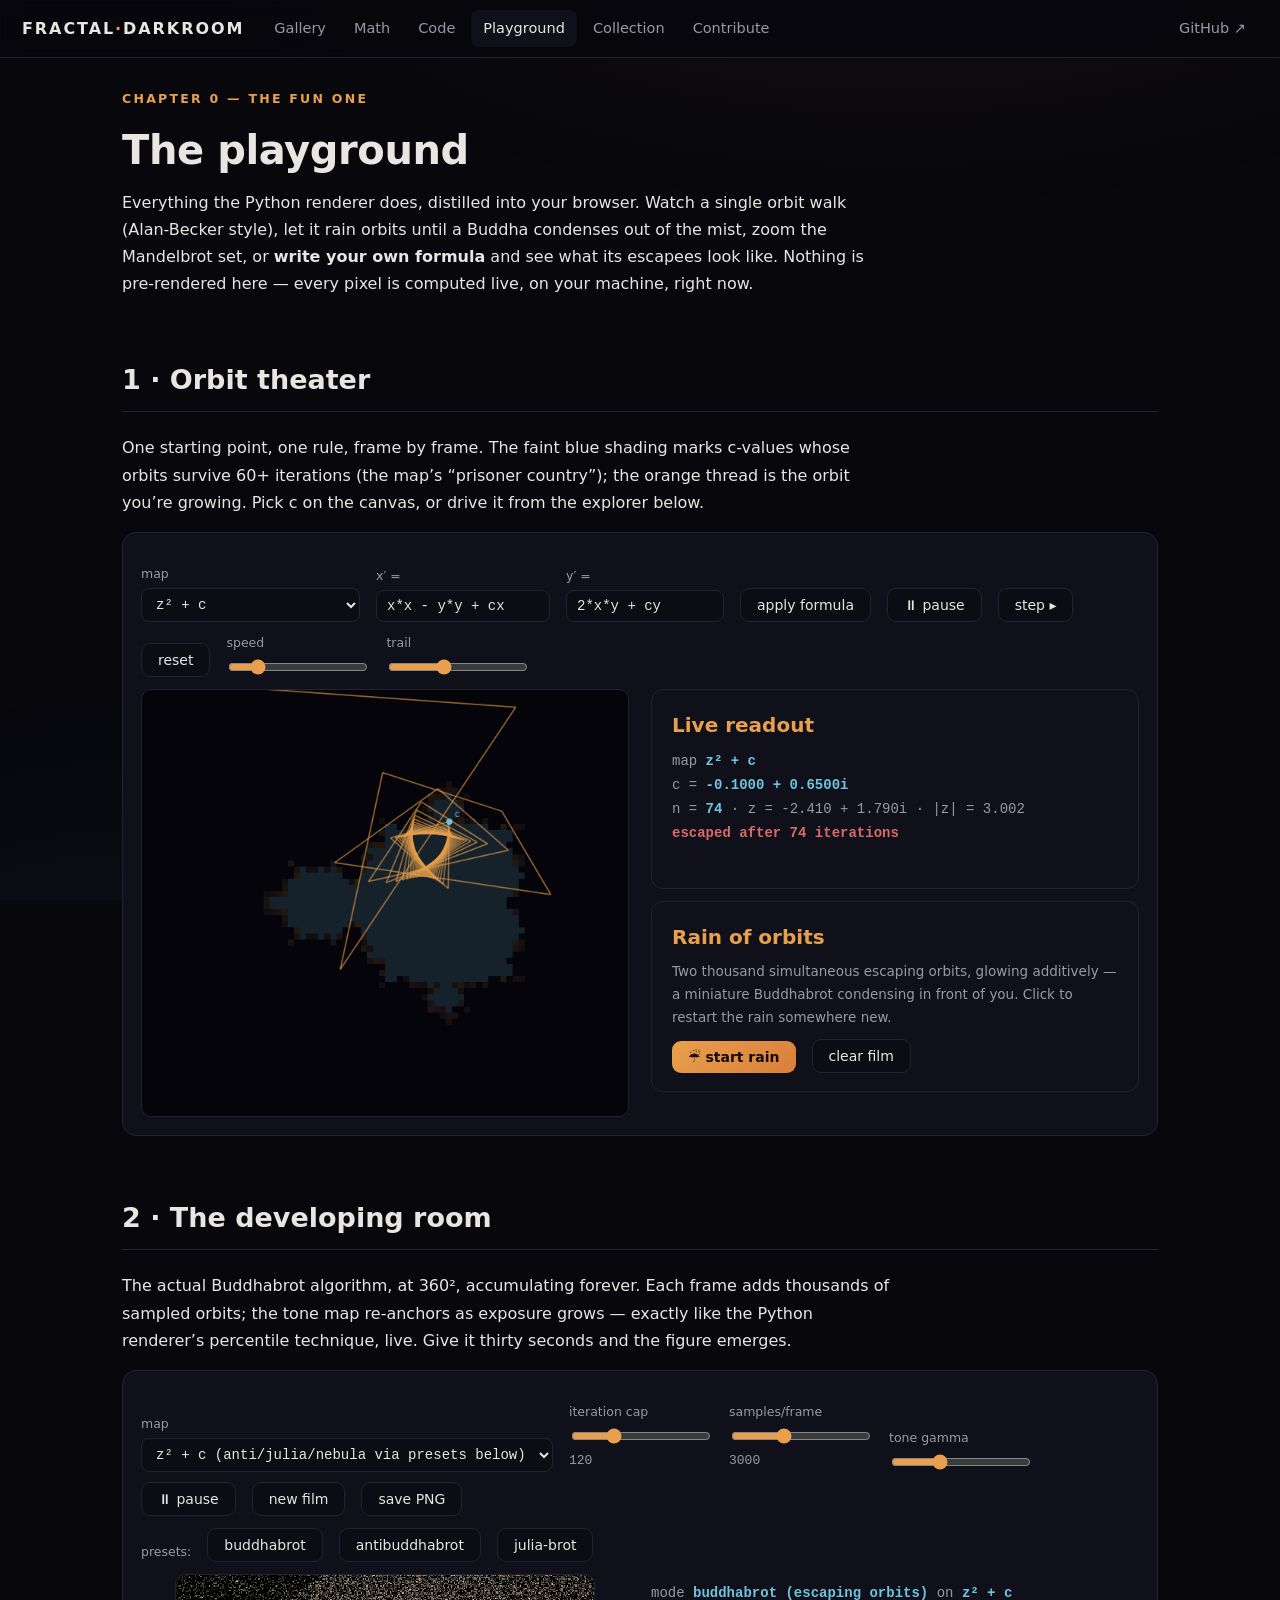
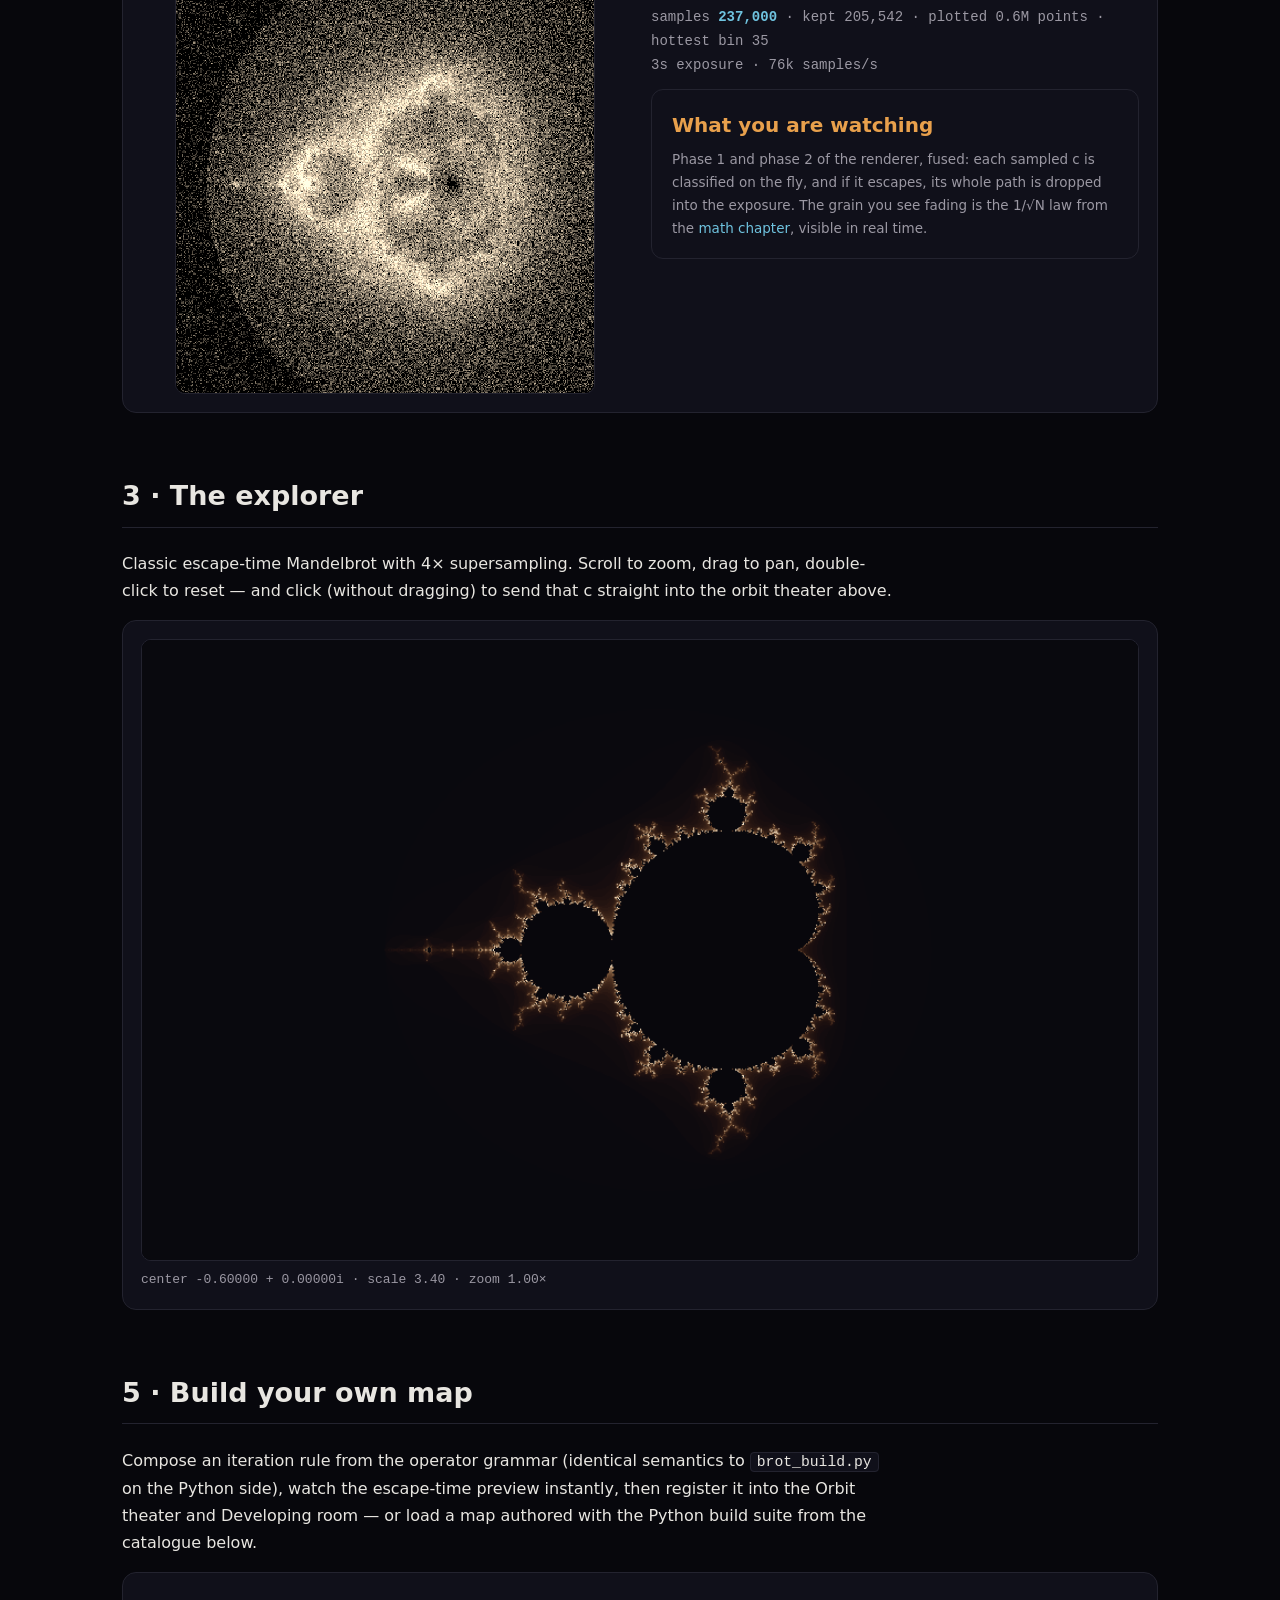
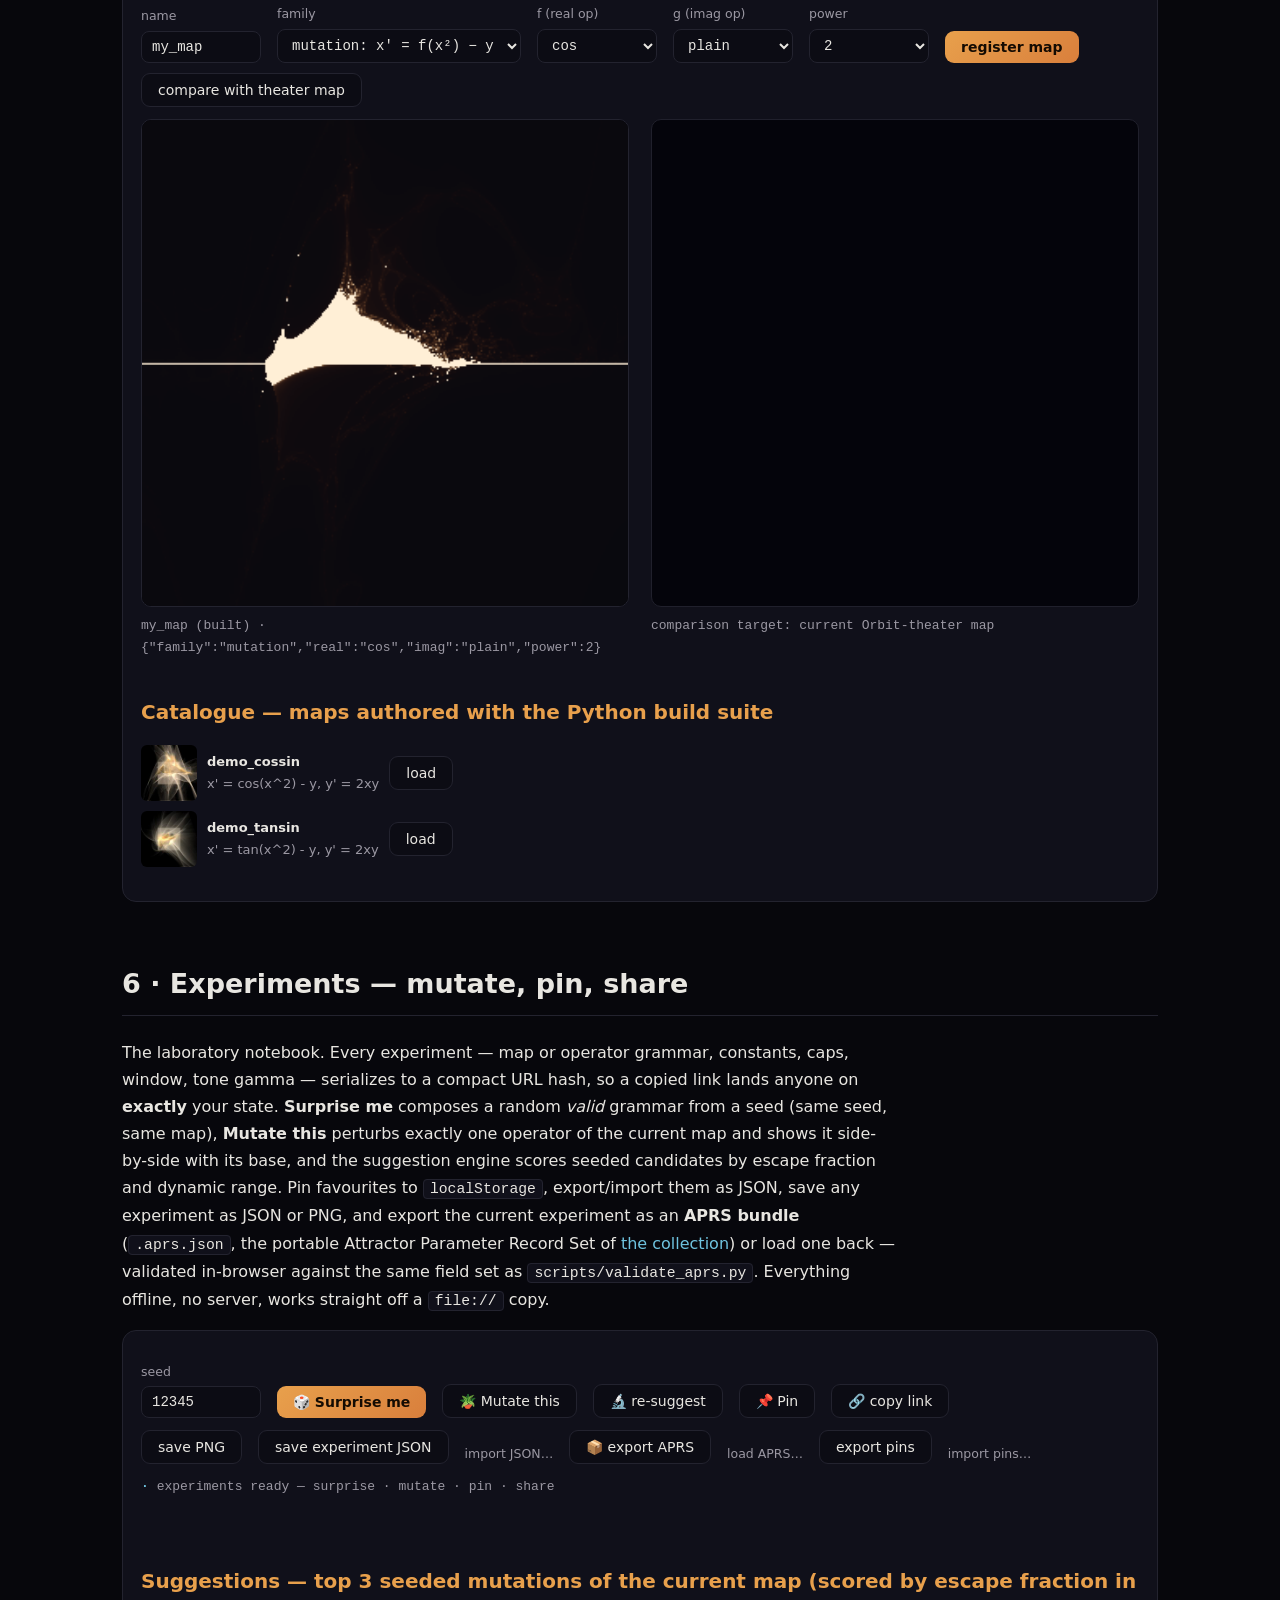
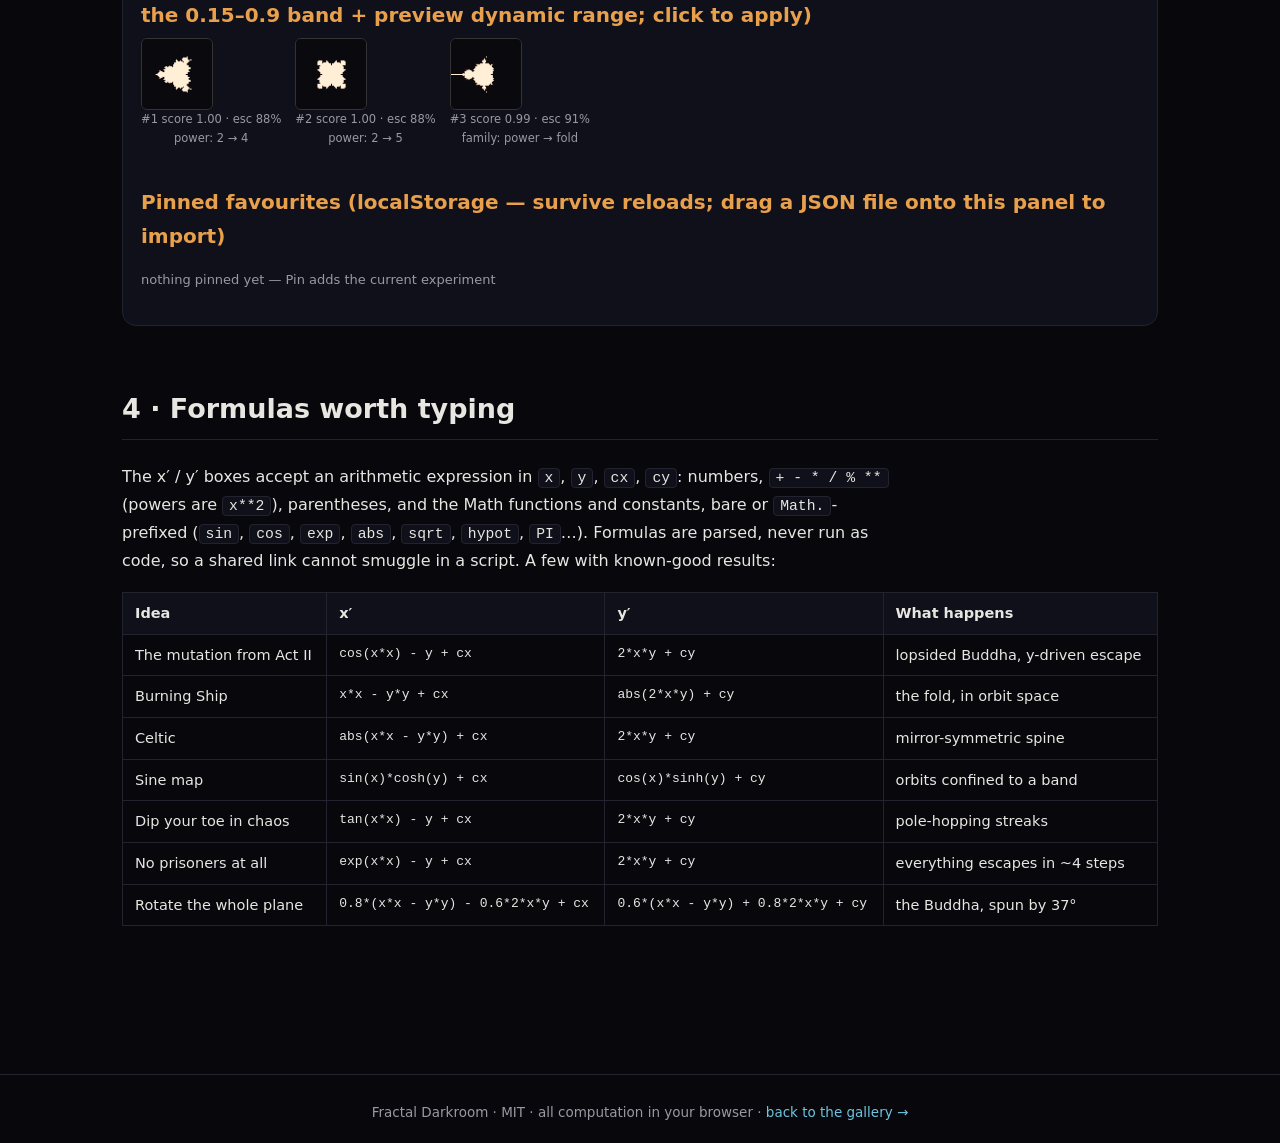
<file: docs/playground.html>
<!DOCTYPE html>
<html data-build="e5ddea6e" lang="en">
<head>
<script>
/* error banner: works even if every other asset fails; shown only on error */
(function(){function show(m){var b=document.getElementById('fd-error-banner');if(!b){b=document.createElement('div');b.id='fd-error-banner';b.style.cssText='position:fixed;left:12px;right:12px;bottom:12px;z-index:99999;background:#3a1418;color:#ffd9d9;border:1px solid #a33;padding:10px 12px;font:12px/1.5 monospace;border-radius:8px;display:flex;gap:10px;align-items:center';b.innerHTML='<span style="flex:1;overflow:hidden;text-overflow:ellipsis;white-space:nowrap"></span><button type="button" style="all:unset;cursor:pointer;color:#ffb3b3;text-decoration:underline">copy report</button>';var add=function(){document.body.appendChild(b);b.querySelector('button').onclick=function(){var r='url='+location.href+' build='+(document.documentElement.dataset.build||'?')+' ua='+navigator.userAgent+'String.fromCharCode(10)'+(b.dataset.log||'');navigator.clipboard&&navigator.clipboard.writeText(r);};};document.body?add():document.addEventListener('DOMContentLoaded',add);}b.dataset.log=((b.dataset.log?b.dataset.log+'String.fromCharCode(10)':'')+m).slice(-2000);b.querySelector('span').textContent='Fractal Darkroom error: '+(m+'').slice(0,160);}window.addEventListener('error',function(e){show((e.message||'script error')+' @'+((e.filename||'').split('/').pop()||'')+':'+e.lineno)});window.addEventListener('unhandledrejection',function(e){show('unhandled rejection: '+((e.reason&&e.reason.message)||e.reason))})})();
</script>

<meta charset="utf-8">
<meta name="viewport" content="width=device-width, initial-scale=1">
<title>Playground — Fractal Darkroom</title>
<meta name="description" content="Interactive fractal laboratory: animate orbits, watch a Buddhabrot develop in real time, explore the Mandelbrot set, and write your own iteration formulas.">
<link rel="stylesheet" href="assets/style.css?v=a8070491">
</head>
<body>
<nav class="top">
  <div class="brand">FRACTAL<span>·</span>DARKROOM</div>
  <a href="index.html">Gallery</a>
  <a href="math.html">Math</a>
  <a href="code.html">Code</a>
  <a href="playground.html" aria-current="page">Playground</a>
  <a href="collection.html">Collection</a>
  <a href="contribute.html">Contribute</a>
  <div class="spacer"></div>
  <a class="github" href="https://github.com/Prekzursil/fractal-darkroom">GitHub ↗</a>
</nav>

<main>
<div class="kicker reveal">Chapter 0 — the fun one</div>
<h1 class="reveal">The playground</h1>
<p class="reveal">Everything the Python renderer does, distilled into your browser. Watch a single
orbit walk (Alan-Becker style), let it rain orbits until a Buddha condenses out of the mist,
zoom the Mandelbrot set, or <b>write your own formula</b> and see what its escapees look like.
Nothing is pre-rendered here — every pixel is computed live, on your machine, right now.</p>

<!-- ============================================================ ORBIT LAB -->
<h2 class="reveal">1 · Orbit theater</h2>
<p class="reveal">One starting point, one rule, frame by frame. The faint blue shading marks
c-values whose orbits survive 60+ iterations (the map’s “prisoner country”); the orange thread
is the orbit you’re growing. Pick c on the canvas, or drive it from the explorer below.</p>
<div class="panel reveal">
  <div class="controls">
    <label>map <select id="ot-map"></select></label>
    <label>x′ = <input type="text" id="ot-fx" value="x*x - y*y + cx" size="18" spellcheck="false"></label>
    <label>y′ = <input type="text" id="ot-fy" value="2*x*y + cy" size="16" spellcheck="false"></label>
    <button class="btn" id="ot-apply">apply formula</button>
    <button class="btn" id="ot-play">⏸ pause</button>
    <button class="btn" id="ot-step">step ▸</button>
    <button class="btn" id="ot-reset">reset</button>
    <label>speed <input type="range" id="ot-speed" min="1" max="30" value="6"></label>
    <label>trail <input type="range" id="ot-trail" min="10" max="400" value="160"></label>
  </div>
  <div class="grid2">
    <canvas id="ot-canvas" class="viz" width="640" height="560"></canvas>
    <div>
      <div class="card" style="margin-bottom:12px">
        <h3 style="margin:0 0 6px">Live readout</h3>
        <div class="hud" id="ot-hud" style="font-size:14px;min-height:120px"></div>
      </div>
      <div class="card">
        <h3 style="margin:0 0 6px">Rain of orbits</h3>
        <p style="font-size:13.5px;color:var(--muted);margin:0 0 10px">Two thousand simultaneous
        escaping orbits, glowing additively — a miniature Buddhabrot condensing in front of you.
        Click to restart the rain somewhere new.</p>
        <div class="controls" style="margin:0">
          <button class="btn primary" id="ot-rain">☔ start rain</button>
          <button class="btn" id="ot-rain-clear">clear film</button>
        </div>
      </div>
    </div>
  </div>
</div>

<!-- =========================================================== MINI BUDDHA -->
<h2 class="reveal">2 · The developing room</h2>
<p class="reveal">The actual Buddhabrot algorithm, at 360², accumulating forever. Each frame adds
thousands of sampled orbits; the tone map re-anchors as exposure grows — exactly like the Python
renderer’s percentile technique, live. Give it thirty seconds and the figure emerges.</p>
<div class="panel reveal">
  <div class="controls">
    <label>map <select id="mb-map"></select></label>
    <label>iteration cap <input type="range" id="mb-cap" min="10" max="400" value="120" step="10"><span class="mono" id="mb-cap-v"></span></label>
    <label>samples/frame <input type="range" id="mb-rate" min="200" max="8000" value="3000" step="200"><span class="mono" id="mb-rate-v"></span></label>
    <label>tone gamma <input type="range" id="mb-gamma" min="0.4" max="2.2" value="1.0" step="0.05"></label>
    <button class="btn" id="mb-play">⏸ pause</button>
    <button class="btn" id="mb-reset">new film</button>
    <button class="btn" id="mb-save">save PNG</button>
  </div>
  <div class="grid2">
    <canvas id="mb-canvas" class="viz" width="360" height="360" style="max-width:420px;margin:0 auto;image-rendering:pixelated"></canvas>
    <div>
      <div class="hud" id="mb-hud" style="font-size:14px;min-height:90px"></div>
      <div class="card" style="margin-top:12px">
        <h3 style="margin:0 0 6px">What you are watching</h3>
        <p style="font-size:13.5px;color:var(--muted);margin:0">Phase 1 and phase 2 of the
        renderer, fused: each sampled c is classified on the fly, and if it escapes, its whole
        path is dropped into the exposure. The grain you see fading is the 1/√N law from the
        <a href="math.html">math chapter</a>, visible in real time.</p>
      </div>
    </div>
  </div>
</div>

<!-- ============================================================= EXPLORER -->
<h2 class="reveal">3 · The explorer</h2>
<p class="reveal">Classic escape-time Mandelbrot with 4× supersampling. Scroll to zoom, drag to
pan, double-click to reset — and click (without dragging) to send that c straight into the orbit
theater above.</p>
<div class="panel reveal">
  <div class="panel" style="padding:0;overflow:hidden;border-radius:10px">
    <canvas id="ex-canvas" class="viz" width="900" height="560" style="border:none;border-radius:0"></canvas>
  </div>
  <div class="hud" id="ex-hud">center −0.6 + 0i · scale 3.4 · zoom 1×</div>
</div>

<!-- ========================================================== BUILD SUITE -->
<h2 class="reveal">5 &middot; Build your own map</h2>
<p class="reveal">Compose an iteration rule from the operator grammar (identical semantics to
<code>brot_build.py</code> on the Python side), watch the escape-time preview instantly, then
register it into the Orbit theater and Developing room &mdash; or load a map authored with the
Python build suite from the catalogue below.</p>
<div class="panel reveal" id="build-panel">
  <div class="controls">
    <label>name <input type="text" id="bu-name" value="my_map" size="10" spellcheck="false"></label>
    <label>family
      <select id="bu-family"><option value="mutation">mutation: x&prime; = f(x&sup2;) &minus; y</option>
      <option value="fold">fold: |&middot;| on Re z&sup2;&hellip;z&#8309;</option>
      <option value="power">power: z&#8319; + c</option></select></label>
    <label>f (real op) <select id="bu-real"></select></label>
    <label>g (imag op) <select id="bu-imag"></select></label>
    <label>power <select id="bu-power"><option>2</option><option>3</option><option>4</option><option>5</option></select></label>
    <button class="btn primary" id="bu-register">register map</button>
    <button class="btn" id="bu-compare">compare with theater map</button>
  </div>
  <div class="grid2">
    <div><canvas id="bu-canvas" class="viz" width="300" height="300"></canvas>
      <div class="hud" id="bu-hud">compose a rule &mdash; preview renders instantly</div></div>
    <div><canvas id="bu-base" class="viz" width="300" height="300" style="opacity:.9"></canvas>
      <div class="hud">comparison target: current Orbit-theater map</div></div>
  </div>
  <h3 style="margin-bottom:6px">Catalogue &mdash; maps authored with the Python build suite</h3>
  <ul id="bu-catalogue" style="list-style:none;padding:0;display:flex;flex-direction:column;gap:10px"></ul>
</div>

<!-- ========================================================== EXPERIMENTS -->
<h2 class="reveal">6 &middot; Experiments &mdash; mutate, pin, share</h2>
<p class="reveal">The laboratory notebook. Every experiment &mdash; map or operator grammar,
constants, caps, window, tone gamma &mdash; serializes to a compact URL hash, so a copied link
lands anyone on <b>exactly</b> your state. <b>Surprise me</b> composes a random <i>valid</i>
grammar from a seed (same seed, same map), <b>Mutate this</b> perturbs exactly one operator of
the current map and shows it side-by-side with its base, and the suggestion engine scores
seeded candidates by escape fraction and dynamic range. Pin favourites to
<code>localStorage</code>, export/import them as JSON, save any experiment as JSON or PNG, and
export the current experiment as an <b>APRS bundle</b> (<code>.aprs.json</code>, the
portable Attractor Parameter Record Set of <a href="collection.html">the collection</a>)
or load one back &mdash; validated in-browser against the same field set as
<code>scripts/validate_aprs.py</code>. Everything offline, no server, works straight
off a <code>file://</code> copy.</p>
<div class="panel reveal" id="exp-panel">
  <div class="controls">
    <label>seed <input type="number" id="exp-seed" value="12345" min="0" max="2147483647" style="width:96px"></label>
    <button class="btn primary" id="exp-surprise">&#127922; Surprise me</button>
    <button class="btn" id="exp-mutate">&#129716; Mutate this</button>
    <button class="btn" id="exp-resuggest">&#128300; re-suggest</button>
    <button class="btn" id="exp-pin">&#128204; Pin</button>
    <button class="btn" id="exp-share">&#128279; copy link</button>
  </div>
  <div class="controls">
    <button class="btn" id="exp-save-png">save PNG</button>
    <button class="btn" id="exp-save-json">save experiment JSON</button>
    <label class="btn" for="exp-import" style="cursor:pointer">import JSON&hellip;</label>
    <input type="file" id="exp-import" accept=".json,application/json" hidden>
    <button class="btn" id="exp-export-aprs">&#128230; export APRS</button>
    <label class="btn" for="exp-import-aprs" style="cursor:pointer">load APRS&hellip;</label>
    <input type="file" id="exp-import-aprs" accept=".json,application/json" hidden>
    <button class="btn" id="exp-export-pins">export pins</button>
    <label class="btn" for="exp-import-pins" style="cursor:pointer">import pins&hellip;</label>
    <input type="file" id="exp-import-pins" accept=".json,application/json" hidden>
  </div>
  <div class="hud" id="exp-hud" style="min-height:52px">experiments ready</div>
  <h3 style="margin-bottom:6px">Suggestions &mdash; top 3 seeded mutations of the current map
  (scored by escape fraction in the 0.15&ndash;0.9 band + preview dynamic range; click to apply)</h3>
  <div id="exp-suggest" style="display:flex;gap:14px;flex-wrap:wrap"></div>
  <h3 style="margin-bottom:6px">Pinned favourites (localStorage &mdash; survive reloads; drag a
  JSON file onto this panel to import)</h3>
  <ul id="exp-pins" style="list-style:none;padding:0;display:flex;flex-direction:column;gap:8px"></ul>
</div>

<!-- ========================================================== SANDBOX IDEAS -->
<h2 class="reveal">4 · Formulas worth typing</h2>
<p class="reveal">The x′ / y′ boxes accept an arithmetic expression in <code>x</code>,
<code>y</code>, <code>cx</code>, <code>cy</code>: numbers, <code>+ - * / % **</code>
(powers are <code>x**2</code>), parentheses, and the Math functions and constants, bare or
<code>Math.</code>-prefixed (<code>sin</code>, <code>cos</code>, <code>exp</code>,
<code>abs</code>, <code>sqrt</code>, <code>hypot</code>, <code>PI</code>…). Formulas are
parsed, never run as code, so a shared link cannot smuggle in a script.
A few with known-good results:</p>
<table class="reveal">
  <tr><th>Idea</th><th>x′</th><th>y′</th><th>What happens</th></tr>
  <tr><td>The mutation from Act II</td><td class="mono">cos(x*x) - y + cx</td><td class="mono">2*x*y + cy</td><td>lopsided Buddha, y-driven escape</td></tr>
  <tr><td>Burning Ship</td><td class="mono">x*x - y*y + cx</td><td class="mono">abs(2*x*y) + cy</td><td>the fold, in orbit space</td></tr>
  <tr><td>Celtic</td><td class="mono">abs(x*x - y*y) + cx</td><td class="mono">2*x*y + cy</td><td>mirror-symmetric spine</td></tr>
  <tr><td>Sine map</td><td class="mono">sin(x)*cosh(y) + cx</td><td class="mono">cos(x)*sinh(y) + cy</td><td>orbits confined to a band</td></tr>
  <tr><td>Dip your toe in chaos</td><td class="mono">tan(x*x) - y + cx</td><td class="mono">2*x*y + cy</td><td>pole-hopping streaks</td></tr>
  <tr><td>No prisoners at all</td><td class="mono">exp(x*x) - y + cx</td><td class="mono">2*x*y + cy</td><td>everything escapes in ~4 steps</td></tr>
  <tr><td>Rotate the whole plane</td><td class="mono">0.8*(x*x - y*y) - 0.6*2*x*y + cx</td><td class="mono">0.6*(x*x - y*y) + 0.8*2*x*y + cy</td><td>the Buddha, spun by 37°</td></tr>
</table>
</main>

<footer>
  Fractal Darkroom · MIT · all computation in your browser · <a href="index.html">back to the gallery →</a>
</footer>
<script src="assets/app.js?v=81e01ed8"></script>
<script src="assets/catalogue.js?v=756d7c3d"></script>
<script src="assets/playground.js?v=79e133de"></script>
</body>
</html>
</file>
<file: docs/assets/style.css>
/* Brot Farm docs — self-contained, no frameworks, dark 'deep space' theme. */
:root {
  --bg: #07070c;
  --bg2: #0c0c14;
  --panel: #10101a;
  --line: #23232f;
  --text: #e8e6e1;
  --muted: #9b98a3;
  --accent: #e8a04c;
  --accent2: #6fc3df;
  --accent3: #d96a6a;
  --mono: "Cascadia Code", "JetBrains Mono", Consolas, monospace;
}
* { box-sizing: border-box; }
html { scroll-behavior: smooth; }
body {
  margin: 0; background: var(--bg); color: var(--text);
  font: 16px/1.7 "Segoe UI", system-ui, -apple-system, sans-serif;
}
body::before {
  content: ""; position: fixed; inset: 0; z-index: -1;
  background:
    radial-gradient(1200px 500px at 70% -10%, rgba(232, 160, 76, 0.07), transparent 60%),
    radial-gradient(900px 500px at 10% 110%, rgba(111, 195, 223, 0.05), transparent 60%);
}
a { color: var(--accent2); text-decoration: none; }
a:hover { text-decoration: underline; }
code, pre { font-family: var(--mono); font-size: 0.92em; }
code { background: var(--panel); border: 1px solid var(--line); border-radius: 4px; padding: 1px 6px; }
pre { background: var(--panel); border: 1px solid var(--line); border-radius: 10px; padding: 16px 18px; overflow-x: auto; line-height: 1.55; }
pre code { background: none; border: none; padding: 0; }
blockquote { border-left: 3px solid var(--accent); margin: 1.4em 0; padding: 0.2em 1.2em; color: var(--muted); font-style: italic; }

nav.top {
  position: sticky; top: 0; z-index: 50; display: flex; gap: 4px; align-items: center;
  padding: 10px 22px; background: rgba(7, 7, 12, 0.85); backdrop-filter: blur(10px);
  border-bottom: 1px solid var(--line); flex-wrap: wrap;
}
nav.top .brand { font-weight: 600; letter-spacing: 0.12em; color: var(--text); margin-right: 14px; }
nav.top .brand span { color: var(--accent); }
nav.top a { color: var(--muted); padding: 6px 12px; border-radius: 8px; font-size: 14.5px; }
nav.top a:hover, nav.top a[aria-current] { color: var(--text); background: var(--panel); text-decoration: none; }
nav.top .spacer { flex: 1; }
nav.top .github { display: inline-flex; align-items: center; gap: 6px; }

main { max-width: 1080px; margin: 0 auto; padding: 30px 22px 90px; }
h1 { font-size: 40px; line-height: 1.15; margin: 18px 0 10px; letter-spacing: -0.01em; }
h2 { font-size: 27px; margin-top: 2.2em; border-bottom: 1px solid var(--line); padding-bottom: 8px; }
h3 { font-size: 20px; margin-top: 1.8em; color: var(--accent); }
p { max-width: 76ch; }
.hero { display: grid; grid-template-columns: 1.1fr 0.9fr; gap: 34px; align-items: center; margin-top: 8px; }
@media (max-width: 900px) { .hero { grid-template-columns: 1fr; } }
.hero img { width: 100%; border-radius: 14px; border: 1px solid var(--line); display: block; }
.hero .tagline { color: var(--muted); font-size: 18px; margin: 4px 0 18px; }
.hero .formula { color: var(--accent2); font-family: var(--mono); }
.cta-row { display: flex; gap: 12px; flex-wrap: wrap; margin-top: 20px; }
.cta {
  display: inline-block; padding: 10px 20px; border-radius: 10px; font-weight: 600;
  background: linear-gradient(135deg, #e8a04c, #d97f3c); color: #140b02;
}
.cta:hover { text-decoration: none; filter: brightness(1.08); }
.cta.ghost { background: none; border: 1px solid var(--line); color: var(--text); }

.gallery { display: grid; grid-template-columns: repeat(auto-fill, minmax(230px, 1fr)); gap: 18px; margin-top: 22px; }
.gallery figure { margin: 0; background: var(--panel); border: 1px solid var(--line); border-radius: 12px; overflow: hidden; transition: transform 0.15s ease, border-color 0.15s ease; }
.gallery figure:hover { transform: translateY(-3px); border-color: #3a3a4c; }
.gallery img { width: 100%; display: block; aspect-ratio: 1; object-fit: cover; }
.gallery figure.tall img { aspect-ratio: 1/3; object-fit: cover; }
.gallery figure.wide img { aspect-ratio: 2/1; object-fit: cover; }
.gallery figcaption { padding: 10px 13px 13px; font-size: 13.5px; }
.gallery figcaption b { display: block; font-size: 14.5px; margin-bottom: 2px; }
.gallery figcaption .f { color: var(--muted); font-family: var(--mono); font-size: 12px; }

.timeline { list-style: none; padding-left: 0; margin-top: 20px; }
.timeline li { position: relative; padding: 0 0 22px 34px; border-left: 2px solid var(--line); margin-left: 8px; }
.timeline li:last-child { border-left-color: transparent; }
.timeline li::before { content: ""; position: absolute; left: -7px; top: 4px; width: 12px; height: 12px; border-radius: 50%; background: var(--accent); box-shadow: 0 0 12px rgba(232, 160, 76, 0.6); }
.timeline .t { color: var(--muted); font-size: 13px; font-family: var(--mono); }
.timeline b { color: var(--accent2); }

table { border-collapse: collapse; width: 100%; margin: 18px 0; font-size: 14.5px; }
th, td { border: 1px solid var(--line); padding: 8px 12px; text-align: left; vertical-align: top; }
th { background: var(--panel); font-weight: 600; }
td .mono, .mono { font-family: var(--mono); font-size: 13px; }

.grid2 { display: grid; grid-template-columns: 1fr 1fr; gap: 22px; }
@media (max-width: 850px) { .grid2 { grid-template-columns: 1fr; } }
.card { background: var(--panel); border: 1px solid var(--line); border-radius: 12px; padding: 18px 20px; }
.card h3 { margin-top: 0; }

.panel { background: var(--panel); border: 1px solid var(--line); border-radius: 14px; padding: 18px; }
.controls { display: flex; flex-wrap: wrap; gap: 10px 16px; align-items: end; margin: 12px 0; font-size: 14px; }
.controls label { display: flex; flex-direction: column; gap: 4px; color: var(--muted); font-size: 12.5px; }
.controls select, .controls input[type="text"], .controls input[type="number"] {
  background: var(--bg2); color: var(--text); border: 1px solid var(--line); border-radius: 8px;
  padding: 7px 10px; font-size: 14px; font-family: var(--mono); min-width: 120px;
}
.controls input[type="range"] { accent-color: var(--accent); width: 140px; }
button.btn {
  background: var(--bg2); color: var(--text); border: 1px solid var(--line); border-radius: 9px;
  padding: 8px 16px; font-size: 14px; cursor: pointer; font-family: inherit;
}
button.btn:hover { border-color: #3a3a4c; background: #14141f; }
button.btn.primary { background: linear-gradient(135deg, #e8a04c, #d97f3c); color: #140b02; border: none; font-weight: 600; }
button.btn[aria-pressed="true"] { border-color: var(--accent); color: var(--accent); }
canvas.viz { width: 100%; height: auto; display: block; background: #04040a; border-radius: 10px; border: 1px solid var(--line); cursor: crosshair; }
.hud { font-family: var(--mono); font-size: 13px; color: var(--muted); margin-top: 8px; min-height: 1.4em; }
.hud b { color: var(--accent2); }

.reveal { opacity: 0; transform: translateY(16px); transition: opacity 0.6s ease, transform 0.6s ease; }
.reveal.visible { opacity: 1; transform: none; }
@media (prefers-reduced-motion: reduce) { .reveal { transition: none; opacity: 1; transform: none; } }

footer { border-top: 1px solid var(--line); color: var(--muted); font-size: 13.5px; text-align: center; padding: 26px; margin-top: 40px; }
.kicker { color: var(--accent); text-transform: uppercase; letter-spacing: 0.18em; font-size: 12.5px; font-weight: 600; }
.badges { display: flex; gap: 8px; flex-wrap: wrap; margin: 14px 0; }
.badge { font-size: 12px; font-family: var(--mono); border: 1px solid var(--line); color: var(--muted); border-radius: 999px; padding: 3px 11px; }
.badge.hot { color: var(--accent); border-color: rgba(232, 160, 76, 0.4); }
details { border: 1px solid var(--line); border-radius: 10px; padding: 10px 16px; margin: 12px 0; background: var(--panel); }
summary { cursor: pointer; font-weight: 600; }
details[open] summary { margin-bottom: 8px; }
</file>
